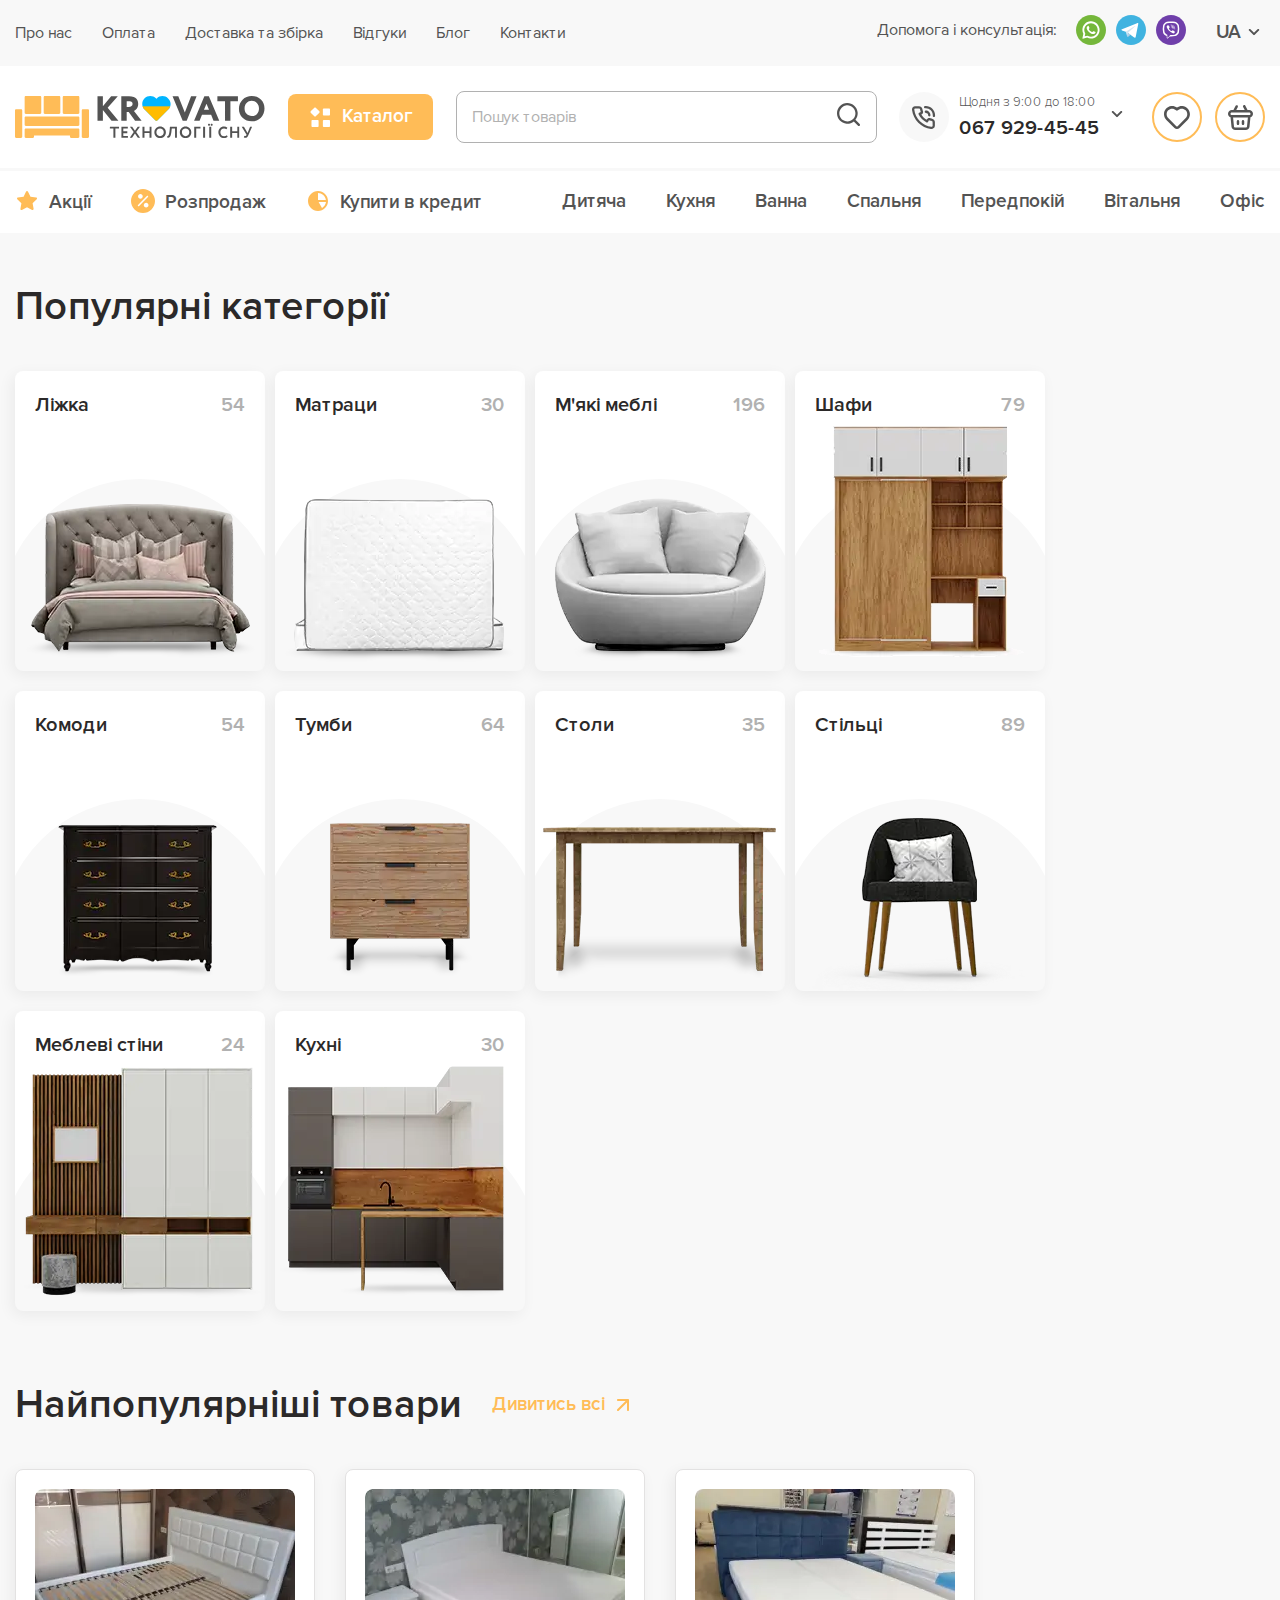
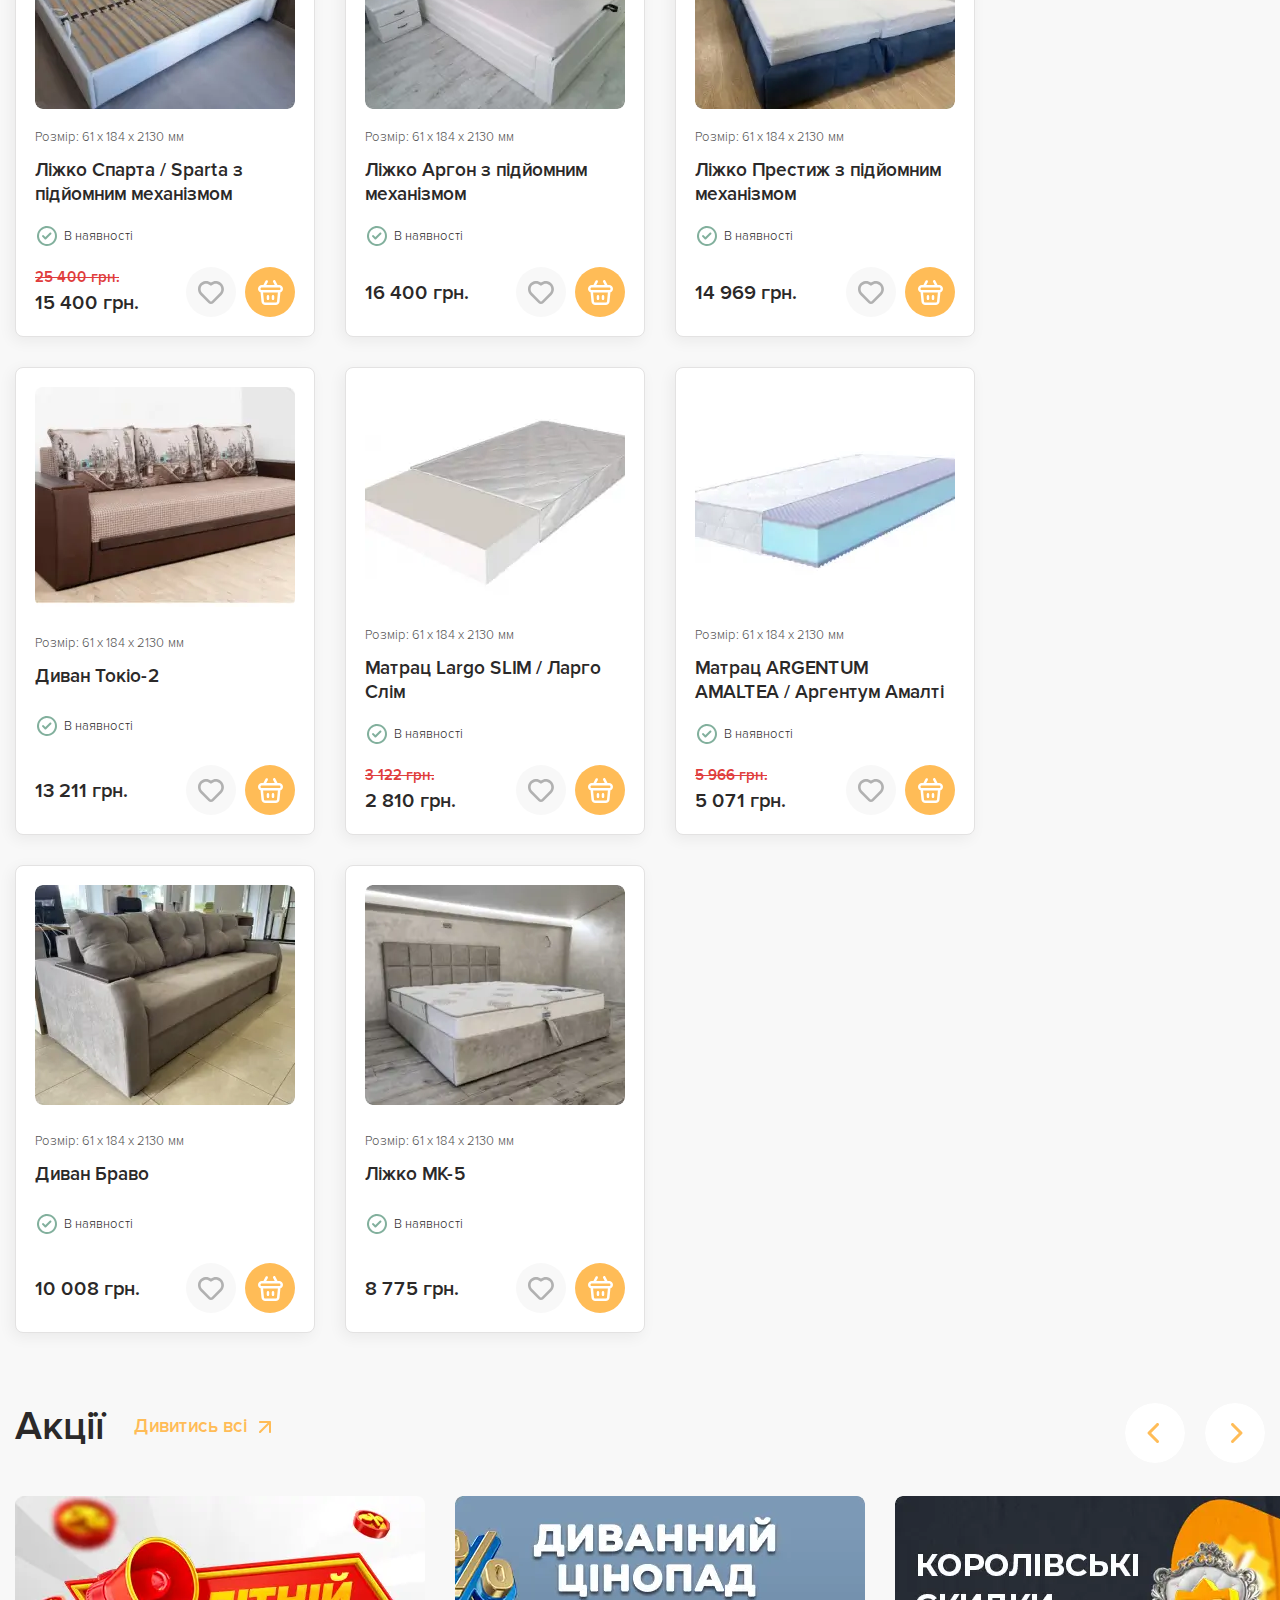
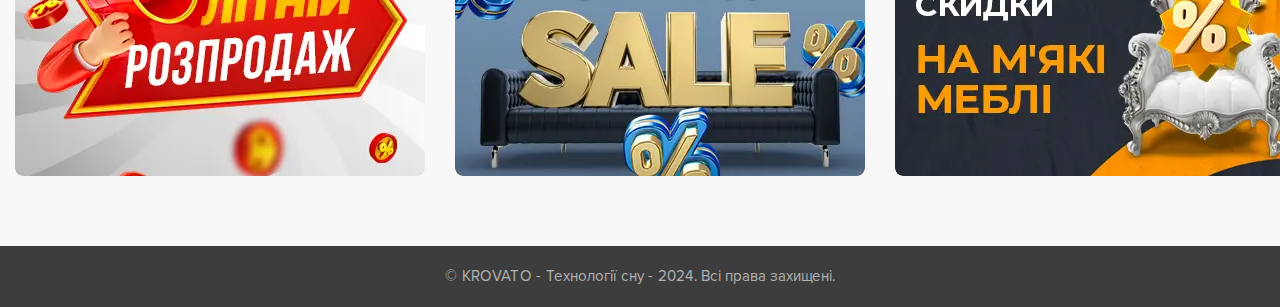
<file: krovato#1/index.html>
<!DOCTYPE html>
<html lang="uk">
<head>
    <meta charset="UTF-8">
    <meta name="viewport" content="width=device-width, initial-scale=1.0">
    <title>Lesson 13</title>
    <link rel="stylesheet" href="css/style.css">
</head>
<body>
    <div class="wrapper">
        <header class="header">
            <div class="header__top">
                <div class="header__container">
                    <div class="header__about">
                        <ul class="header__list-about">
                            <li class="header__item-about"><a href="#" class="header__link-about">Про нас</a></li>
                            <li class="header__item-about"><a href="#" class="header__link-about">Оплата</a></li>
                            <li class="header__item-about"><a href="#" class="header__link-about">Доставка та збірка</a></li>
                            <li class="header__item-about"><a href="#" class="header__link-about">Відгуки</a></li>
                            <li class="header__item-about"><a href="#" class="header__link-about">Блог</a></li>
                            <li class="header__item-about"><a href="#" class="header__link-about">Контакти</a></li>
                        </ul>
                    </div>
                    <div class="header__contacts">
                        <p>Допомога і консультація:</p>
                        <ul class="header__list-contacts">
                            <li class="header__item-contacts"><a href="#" class="header__link-contacts">
                                <img src="img/icons/whatsapp.svg" alt="Іконка вотсапа">
                            </a></li>
                            <li class="header__item-contacts"><a href="#" class="header__link-contacts">
                                <img src="img/icons/telegram.svg" alt="Іконка телеграма">
                            </a></li>
                            <li class="header__item-contacts"><a href="#" class="header__link-contacts">
                                <img src="img/icons/viber.svg" alt="Іконка вайбера">
                            </a></li>
                        </ul>
                        <div class="header__language">UA</div>
                    </div>
                </div>     
            </div>
            <div class="header__main">
                <div class="header__container">
                    <div class="header__logo">
                        <img src="img/icons/logo-header.svg" alt="Логотип КРОВАТО">
                    </div>
                    <div class="header__cat">
                        <a href="" class="header__button-cat">Каталог</a>
                    </div>
                    <div class="header__search-input">
                        <div class="header__inside-search-inp">
                            <p>Пошук товарів</p>
                            <a href="#" class="header__button-search">
                                <img src="img/icons/search.svg" alt="Іконка пошуку">
                            </a>
                        </div>
                    </div>
                    <div class="header__number">
                        <span>Щодня з 9:00 до 18:00</span>
                        <p>067 929-45-45</p>
                    </div>
                    <div class="header__favourite">
                        <a href="#" class="header__link-favourite">
                            <img src="img/icons/favourite.svg" alt="Іконка обраного">
                        </a>
                    </div>
                    <div class="header__cart">
                        <a href="#" class="header__link-cart">
                            <img src="img/icons/cart.svg" alt="Іконка корзини">
                        </a>
                    </div>
                </div>  
            </div>
            <div class="header__bottom">
                <div class="header__container">
                    <div class="header__special">
                        <ul class="header__list-special">
                            <li class="header__item-special">
                                <a href="#" class="header__link-special header__link-special--discount">Акції</a>
                            </li>
                            <li class="header__item-special">
                                <a href="#" class="header__link-special header__link-special--sale">Розпродаж</a>
                            </li>
                            <li class="header__item-special">
                                <a href="#" class="header__link-special header__link-special--credit">Купити в кредит</a>
                            </li>
                        </ul>
                    </div>
                    <div class="header__categories">
                        <ul class="header__list-categories">
                            <li class="header__item-categories">
                                <a href="#" class="header__link-categories">Дитяча</a>
                            </li>
                            <li class="header__item-categories">
                                <a href="#" class="header__link-categories">Кухня</a>
                            </li>
                            <li class="header__item-categories">
                                <a href="#" class="header__link-categories">Ванна</a>
                            </li>
                            <li class="header__item-categories">
                                <a href="#" class="header__link-categories">Спальня</a>
                            </li>
                            <li class="header__item-categories">
                                <a href="#" class="header__link-categories">Передпокій</a>
                            </li>
                            <li class="header__item-categories">
                                <a href="#" class="header__link-categories">Вітальня</a>
                            </li>
                            <li class="header__item-categories">
                                <a href="#" class="header__link-categories">Офіс</a>
                            </li>
                        </ul>
                    </div>
                </div> 
            </div>
        </header>
        <main class="page">
            <div class="page__container">
                <div class="popular popular--margin">
                    <div class="popular__title">
                        <h2 class="main-title">Популярні категорії</h2>
                    </div>
                    <div class="popular__cards">
                        <div class="popular__card">
                            <div class="popular__title-card">
                                <h3>Ліжка</h3>
                                <p>54</p>
                            </div>
                            <div class="popular__img-card">
                                <img src="img/content/content_img1.webp" alt="Ліжка">
                            </div>
                            <a href="#" class="popular__link-card">
                                <img src="img/icons/arrow-link.svg" alt="Стрілка-посилання">
                            </a>
                        </div>
                        <div class="popular__card">
                            <div class="popular__title-card">
                                <h3>Матраци</h3>
                                <p>30</p>
                            </div>
                            <div class="popular__img-card">
                                <img src="img/content/content_img2.webp" alt="Матраци">
                            </div>
                            <a href="#" class="popular__link-card">
                                <img src="img/icons/arrow-link.svg" alt="Стрілка-посилання">
                            </a>
                        </div>
                        <div class="popular__card">
                            <div class="popular__title-card">
                                <h3>М'які меблі</h3>
                                <p>196</p>
                            </div>
                            <div class="popular__img-card">
                                <img src="img/content/content_img3.webp" alt="М'які меблі">
                            </div>
                            <a href="#" class="popular__link-card">
                                <img src="img/icons/arrow-link.svg" alt="Стрілка-посилання">
                            </a>
                        </div>
                        <div class="popular__card">
                            <div class="popular__title-card">
                                <h3>Шафи</h3>
                                <p>79</p>
                            </div>
                            <div class="popular__img-card">
                                <img src="img/content/content_img4.webp" alt="Шафи">
                            </div>
                            <a href="#" class="popular__link-card">
                                <img src="img/icons/arrow-link.svg" alt="Стрілка-посилання">
                            </a>
                        </div>
                        <div class="popular__card">
                            <div class="popular__title-card">
                                <h3>Комоди</h3>
                                <p>54</p>
                            </div>
                            <div class="popular__img-card">
                                <img src="img/content/content_img5.webp" alt="Комоди">
                            </div>
                            <a href="#" class="popular__link-card">
                                <img src="img/icons/arrow-link.svg" alt="Стрілка-посилання">
                            </a>
                        </div>
                        <div class="popular__card">
                            <div class="popular__title-card">
                                <h3>Тумби</h3>
                                <p>64</p>
                            </div>
                            <div class="popular__img-card">
                                <img src="img/content/content_img6.webp" alt="Тумби">
                            </div>
                            <a href="#" class="popular__link-card">
                                <img src="img/icons/arrow-link.svg" alt="Стрілка-посилання">
                            </a>
                        </div>
                        <div class="popular__card">
                            <div class="popular__title-card">
                                <h3>Столи</h3>
                                <p>35</p>
                            </div>
                            <div class="popular__img-card">
                                <img src="img/content/content_img7.webp" alt="Столи">
                            </div>
                            <a href="#" class="popular__link-card">
                                <img src="img/icons/arrow-link.svg" alt="Стрілка-посилання">
                            </a>
                        </div>
                        <div class="popular__card">
                            <div class="popular__title-card">
                                <h3>Стільці</h3>
                                <p>89</p>
                            </div>
                            <div class="popular__img-card">
                                <img src="img/content/content_img8.webp" alt="Стільці">
                            </div>
                            <a href="#" class="popular__link-card">
                                <img src="img/icons/arrow-link.svg" alt="Стрілка-посилання">
                            </a>
                        </div>
                        <div class="popular__card">
                            <div class="popular__title-card">
                                <h3>Меблеві стіни</h3>
                                <p>24</p>
                            </div>
                            <div class="popular__img-card">
                                <img src="img/content/content_img9.webp" alt="Меблеві стіни">
                            </div>
                            <a href="#" class="popular__link-card">
                                <img src="img/icons/arrow-link.svg" alt="Стрілка-посилання">
                            </a>
                        </div>
                        <div class="popular__card">
                            <div class="popular__title-card">
                                <h3>Кухні</h3>
                                <p>30</p>
                            </div>
                            <div class="popular__img-card">
                                <img src="img/content/content_img10.webp" alt="Кухні">
                            </div>
                            <a href="#" class="popular__link-card">
                                <img src="img/icons/arrow-link.svg" alt="Стрілка-посилання">
                            </a>
                        </div>
    
                    </div>
                </div>
                <div class="most-popular most-popular--margin">
                    <div class="most-popular__title">
                        <h2 class="main-title">Найпопулярніші товари</h2>
                        <p class="main-subtitle">Дивитись всі</p>
                    </div>
                    <div class="most-popular__cards">
                        <div class="most-popular__card">
                            <div class="most-popular__img-card">
                                <img src="img/content/content_popul_img1.webp" alt="">
                            </div>
                            <div class="most-popular__about-card">
                                <p>Розмір: 61 x 184 x 2130 мм</p>
                                <h3>Ліжко Спарта / Sparta з підйомним механізмом</h3>
                            </div>
                            <div class="most-popular__availability">
                                <p>В наявності</p>
                            </div>
                            <div class="most-popular__bottom">
                                <div class="most-popular__price most-popular__price--old-price">
                                    <span class="old-price">25 400 грн.</span>
                                    <p>15 400 грн.</p>
                                </div>
                                <div class="most-popular__but">
                                    <a href="#" class="most-popular__favourite">
                                        <img src="img/icons/favourite-card.svg" alt="Іконка обраного">
                                    </a>
                                    <a href="#" class="most-popular__cart">
                                        <img src="img/icons/cart-card.svg" alt="Іконка корзини">
                                    </a>
                                </div>
                            </div>
                        </div>
                        <div class="most-popular__card">
                            <div class="most-popular__img-card">
                                <img src="img/content/content_popul_img2.webp" alt="">
                            </div>
                            <div class="most-popular__about-card">
                                <p>Розмір: 61 x 184 x 2130 мм</p>
                                <h3>Ліжко Аргон з підйомним механізмом</h3>
                            </div>
                            <div class="most-popular__availability">
                                <p>В наявності</p>
                            </div>
                            <div class="most-popular__bottom">
                                <div class="most-popular__price">
                                    <p>16 400 грн.</p>
                                </div>
                                <div class="most-popular__but">
                                    <a href="#" class="most-popular__favourite">
                                        <img src="img/icons/favourite-card.svg" alt="Іконка обраного">
                                    </a>
                                    <a href="#" class="most-popular__cart">
                                        <img src="img/icons/cart-card.svg" alt="Іконка корзини">
                                    </a>
                                </div>
                            </div>
                        </div>
                        <div class="most-popular__card">
                            <div class="most-popular__img-card">
                                <img src="img/content/content_popul_img3.webp" alt="">
                            </div>
                            <div class="most-popular__about-card">
                                <p>Розмір: 61 x 184 x 2130 мм</p>
                                <h3>Ліжко Престиж з підйомним механізмом</h3>
                            </div>
                            <div class="most-popular__availability">
                                <p>В наявності</p>
                            </div>
                            <div class="most-popular__bottom">
                                <div class="most-popular__price">
                                    <p>14 969 грн.</p>
                                </div>
                                <div class="most-popular__but">
                                    <a href="#" class="most-popular__favourite">
                                        <img src="img/icons/favourite-card.svg" alt="Іконка обраного">
                                    </a>
                                    <a href="#" class="most-popular__cart">
                                        <img src="img/icons/cart-card.svg" alt="Іконка корзини">
                                    </a>
                                </div>
                            </div>
                        </div>
                        <div class="most-popular__card">
                            <div class="most-popular__img-card">
                                <img src="img/content/content_popul_img4.webp" alt="">
                            </div>
                            <div class="most-popular__about-card">
                                <p>Розмір: 61 x 184 x 2130 мм</p>
                                <h3>Диван Токіо-2</h3>
                            </div>
                            <div class="most-popular__availability">
                                <p>В наявності</p>
                            </div>
                            <div class="most-popular__bottom">
                                <div class="most-popular__price">
                                    <p>13 211 грн.</p>
                                </div>
                                <div class="most-popular__but">
                                    <a href="#" class="most-popular__favourite">
                                        <img src="img/icons/favourite-card.svg" alt="Іконка обраного">
                                    </a>
                                    <a href="#" class="most-popular__cart">
                                        <img src="img/icons/cart-card.svg" alt="Іконка корзини">
                                    </a>
                                </div>
                            </div>
                        </div>
                        <div class="most-popular__card">
                            <div class="most-popular__img-card">
                                <img src="img/content/content_popul_img5.webp" alt="">
                            </div>
                            <div class="most-popular__about-card">
                                <p>Розмір: 61 x 184 x 2130 мм</p>
                                <h3>Матрац Largo SLIM / Ларго Слім</h3>
                            </div>
                            <div class="most-popular__availability">
                                <p>В наявності</p>
                            </div>
                            <div class="most-popular__bottom">
                                <div class="most-popular__price most-popular__price--old-price">
                                    <span class="old-price">3 122 грн.</span>
                                    <p>2 810 грн.</p>
                                </div>
                                <div class="most-popular__but">
                                    <a href="#" class="most-popular__favourite">
                                        <img src="img/icons/favourite-card.svg" alt="Іконка обраного">
                                    </a>
                                    <a href="#" class="most-popular__cart">
                                        <img src="img/icons/cart-card.svg" alt="Іконка корзини">
                                    </a>
                                </div>
                            </div>
                        </div>
                        <div class="most-popular__card">
                            <div class="most-popular__img-card">
                                <img src="img/content/content_popul_img6.webp" alt="">
                            </div>
                            <div class="most-popular__about-card">
                                <p>Розмір: 61 x 184 x 2130 мм</p>
                                <h3>Матрац ARGENTUM AMALTEA / Аргентум Амалті</h3>
                            </div>
                            <div class="most-popular__availability">
                                <p>В наявності</p>
                            </div>
                            <div class="most-popular__bottom">
                                <div class="most-popular__price most-popular__price--old-price">
                                    <span class="old-price">5 966 грн.</span>
                                    <p>5 071 грн.</p>
                                </div>
                                <div class="most-popular__but">
                                    <a href="#" class="most-popular__favourite">
                                        <img src="img/icons/favourite-card.svg" alt="Іконка обраного">
                                    </a>
                                    <a href="#" class="most-popular__cart">
                                        <img src="img/icons/cart-card.svg" alt="Іконка корзини">
                                    </a>
                                </div>
                            </div>
                        </div>
                        <div class="most-popular__card">
                            <div class="most-popular__img-card">
                                <img src="img/content/content_popul_img7.webp" alt="">
                            </div>
                            <div class="most-popular__about-card">
                                <p>Розмір: 61 x 184 x 2130 мм</p>
                                <h3>Диван Браво</h3>
                            </div>
                            <div class="most-popular__availability">
                                <p>В наявності</p>
                            </div>
                            <div class="most-popular__bottom">
                                <div class="most-popular__price">
                                    <p>10 008 грн.</p>
                                </div>
                                <div class="most-popular__but">
                                    <a href="#" class="most-popular__favourite">
                                        <img src="img/icons/favourite-card.svg" alt="Іконка обраного">
                                    </a>
                                    <a href="#" class="most-popular__cart">
                                        <img src="img/icons/cart-card.svg" alt="Іконка корзини">
                                    </a>
                                </div>
                            </div>
                        </div>
                        <div class="most-popular__card">
                            <div class="most-popular__img-card">
                                <img src="img/content/content_popul_img8.webp" alt="">
                            </div>
                            <div class="most-popular__about-card">
                                <p>Розмір: 61 x 184 x 2130 мм</p>
                                <h3>Ліжко МК-5</h3>
                            </div>
                            <div class="most-popular__availability">
                                <p>В наявності</p>
                            </div>
                            <div class="most-popular__bottom">
                                <div class="most-popular__price">
                                    <p>8 775 грн.</p>
                                </div>
                                <div class="most-popular__but">
                                    <a href="#" class="most-popular__favourite">
                                        <img src="img/icons/favourite-card.svg" alt="Іконка обраного">
                                    </a>
                                    <a href="#" class="most-popular__cart">
                                        <img src="img/icons/cart-card.svg" alt="Іконка корзини">
                                    </a>
                                </div>
                            </div>
                        </div>  
                    </div>
                </div>
                <div class="discount discount--margin">
                    <div class="discount__header">
                        <div class="discount__title">
                            <h2 class="main-title">Акції</h2>
                            <p class="main-subtitle">Дивитись всі</p>
                        </div>
                        <div class="discount__nav">
                            <div class="discount__arrow-nav discount__arrow-nav--left">
                                <img src="img/icons/arrow.svg" alt="Стрілка керування слайдером">
                            </div>
                            <div class="discount__arrow-nav discount__arrow-nav--right">
                                <img src="img/icons/arrow.svg" alt="Стрілка керування слайдером">
                            </div>
                        </div>
                    </div>
                    <div class="discount__slider">
                        <a href="#" class="discount__item-slider">
                            <img src="img/content/discount.webp" alt="Акційна пропозиція">
                        </a>
                        <a href="#" class="discount__item-slider">
                            <img src="img/content/discount2.webp" alt="Акційна пропозиція">
                        </a>
                        <a href="#" class="discount__item-slider">
                            <img src="img/content/discount3.webp" alt="Акційна пропозиція">
                        </a>
                    </div>
                </div>
            </div>  
        </main>
        <footer class="footer">
            <div class="footer__container">
                <p>© KROVATO - Технології сну - 2024. Всі права захищені.</p>
            </div> 
        </footer>
    </div>  
</body>
</html>
</file>
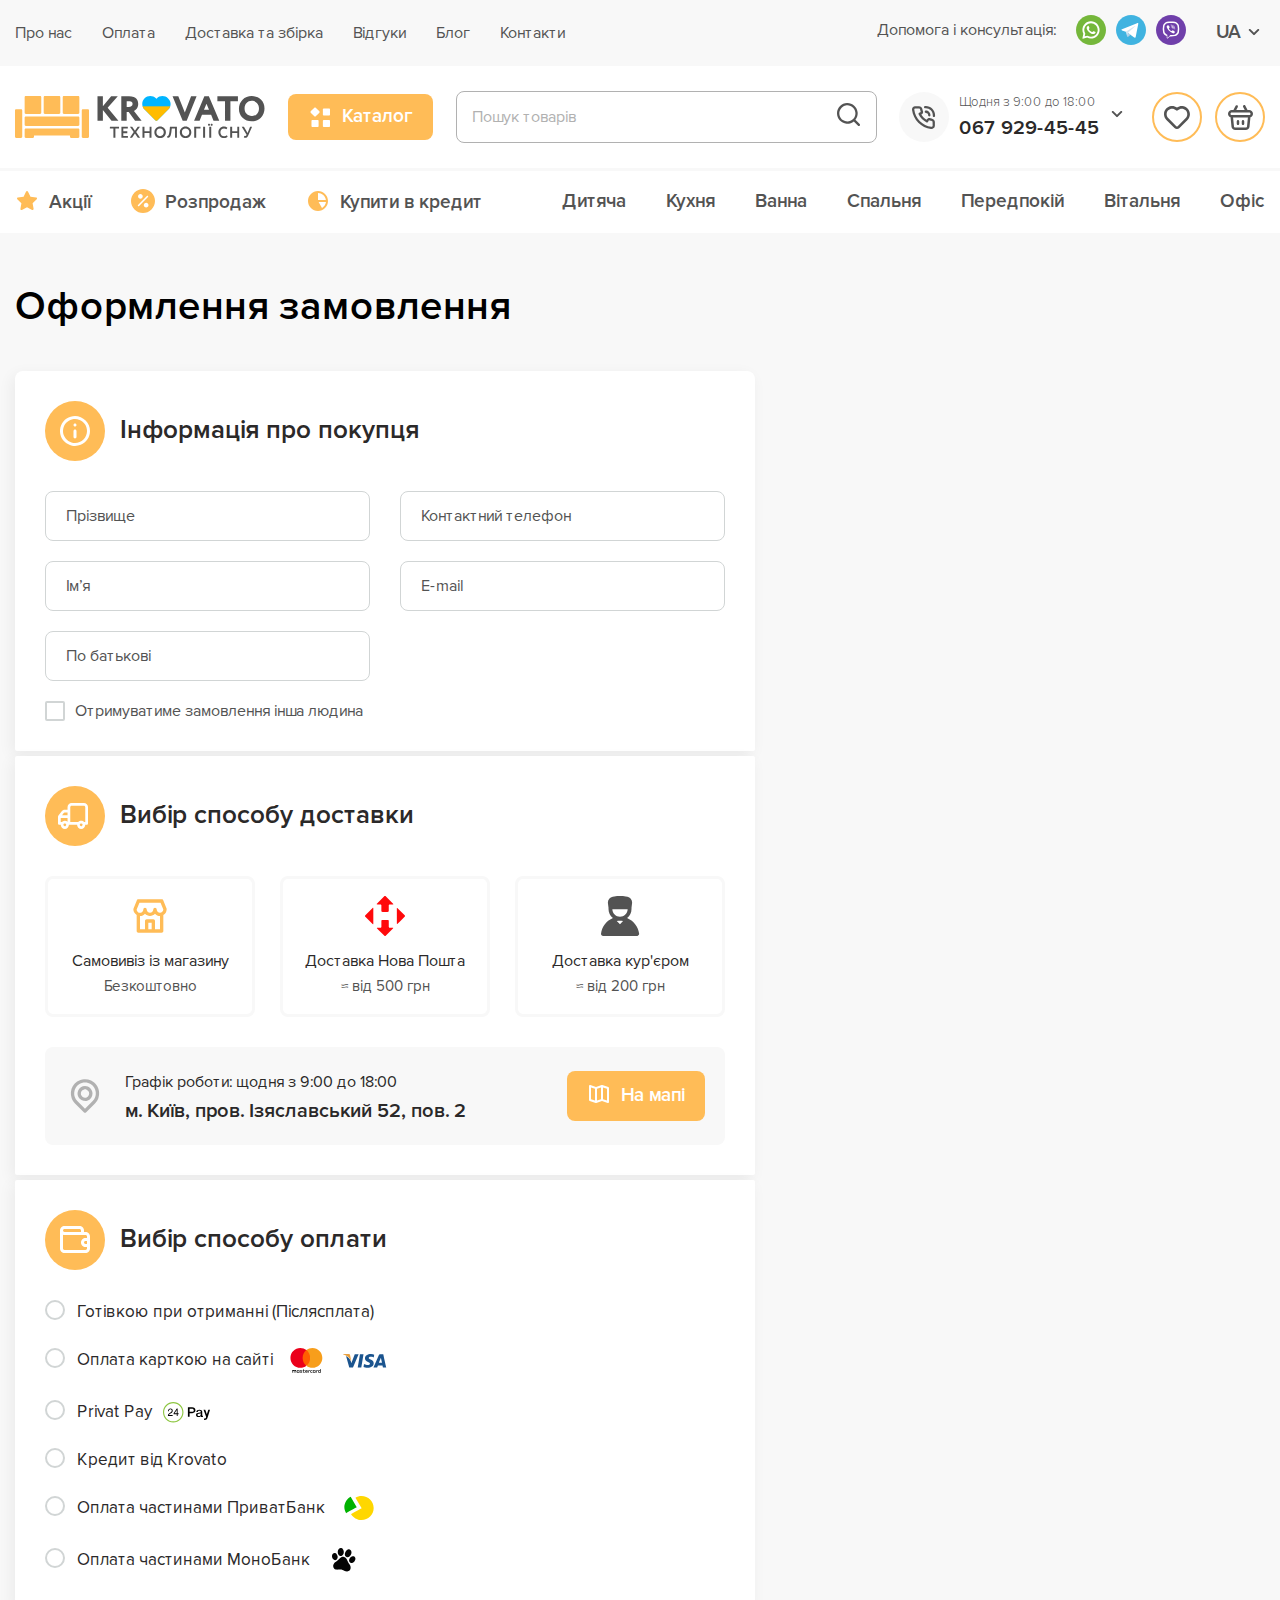
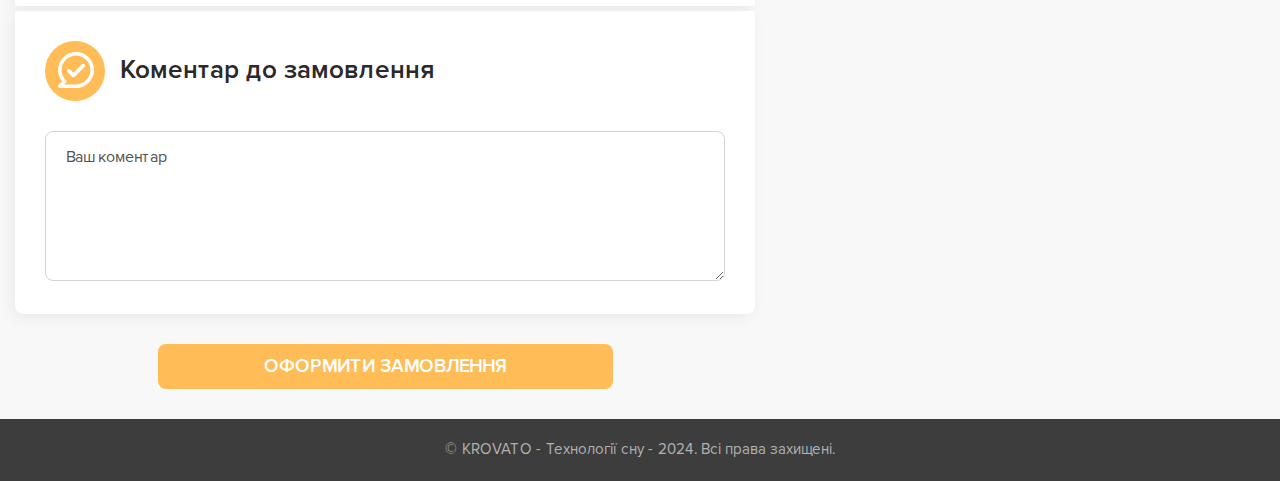
<file: krovato#2/index.html>
<!DOCTYPE html>
<html lang="uk">
<head>
    <meta charset="UTF-8">
    <meta name="viewport" content="width=device-width, initial-scale=1.0">
    <title>Lesson 14</title>
    <link rel="stylesheet" href="css/style.css">
</head>
<body>
    <div class="wrapper">
        <header class="header header--margin">
            <div class="header__top">
                <div class="header__container">
                    <div class="header__about">
                        <ul class="header__list-about">
                            <li class="header__item-about"><a href="#" class="header__link-about">Про нас</a></li>
                            <li class="header__item-about"><a href="#" class="header__link-about">Оплата</a></li>
                            <li class="header__item-about"><a href="#" class="header__link-about">Доставка та збірка</a></li>
                            <li class="header__item-about"><a href="#" class="header__link-about">Відгуки</a></li>
                            <li class="header__item-about"><a href="#" class="header__link-about">Блог</a></li>
                            <li class="header__item-about"><a href="#" class="header__link-about">Контакти</a></li>
                        </ul>
                    </div>
                    <div class="header__contacts">
                        <p>Допомога і консультація:</p>
                        <ul class="header__list-contacts">
                            <li class="header__item-contacts"><a href="#" class="header__link-contacts">
                                <img src="img/icons/whatsapp.svg" alt="Іконка вотсапа">
                            </a></li>
                            <li class="header__item-contacts"><a href="#" class="header__link-contacts">
                                <img src="img/icons/telegram.svg" alt="Іконка телеграма">
                            </a></li>
                            <li class="header__item-contacts"><a href="#" class="header__link-contacts">
                                <img src="img/icons/viber.svg" alt="Іконка вайбера">
                            </a></li>
                        </ul>
                        <div class="header__language">UA</div>
                    </div>
                </div>     
            </div>
            <div class="header__main">
                <div class="header__container">
                    <div class="header__logo">
                        <img src="img/icons/logo-header.svg" alt="Логотип КРОВАТО">
                    </div>
                    <div class="header__cat">
                        <a href="" class="header__button-cat">Каталог</a>
                    </div>
                    <div class="header__search-input">
                        <div class="header__inside-search-inp">
                            <p>Пошук товарів</p>
                            <a href="#" class="header__button-search">
                                <img src="img/icons/search.svg" alt="Іконка пошуку">
                            </a>
                        </div>
                    </div>
                    <div class="header__number">
                        <span>Щодня з 9:00 до 18:00</span>
                        <p>067 929-45-45</p>
                    </div>
                    <div class="header__favourite">
                        <a href="#" class="header__link-favourite">
                            <img src="img/icons/favourite.svg" alt="Іконка обраного">
                        </a>
                    </div>
                    <div class="header__cart">
                        <a href="#" class="header__link-cart">
                            <img src="img/icons/cart.svg" alt="Іконка корзини">
                        </a>
                    </div>
                </div>  
            </div>
            <div class="header__bottom">
                <div class="header__container">
                    <div class="header__special">
                        <ul class="header__list-special">
                            <li class="header__item-special">
                                <a href="#" class="header__link-special header__link-special--discount">Акції</a>
                            </li>
                            <li class="header__item-special">
                                <a href="#" class="header__link-special header__link-special--sale">Розпродаж</a>
                            </li>
                            <li class="header__item-special">
                                <a href="#" class="header__link-special header__link-special--credit">Купити в кредит</a>
                            </li>
                        </ul>
                    </div>
                    <div class="header__categories">
                        <ul class="header__list-categories">
                            <li class="header__item-categories">
                                <a href="#" class="header__link-categories">Дитяча</a>
                            </li>
                            <li class="header__item-categories">
                                <a href="#" class="header__link-categories">Кухня</a>
                            </li>
                            <li class="header__item-categories">
                                <a href="#" class="header__link-categories">Ванна</a>
                            </li>
                            <li class="header__item-categories">
                                <a href="#" class="header__link-categories">Спальня</a>
                            </li>
                            <li class="header__item-categories">
                                <a href="#" class="header__link-categories">Передпокій</a>
                            </li>
                            <li class="header__item-categories">
                                <a href="#" class="header__link-categories">Вітальня</a>
                            </li>
                            <li class="header__item-categories">
                                <a href="#" class="header__link-categories">Офіс</a>
                            </li>
                        </ul>
                    </div>
                </div> 
            </div>
        </header>
        <main class="page">
            <div class="page__container">
                <div class="order">
                    <h1 class="order__main-title">Оформлення замовлення</h1>
                    <form action="#" class="order__wrapper">
                        <div class="order__info">
                            <div class="order__title">
                                <div class="order__icon">
                                    <img src="img/icons/info.svg" alt="Інформація про покупця">
                                </div>
                                <p>Інформація про покупця</p>
                            </div>
                            <div  class="order__form-info">
                                <div class="order__info-column">
                                    <input type="text" name="Form[]" required  class="input-form" placeholder="Прізвище">
                                    <input type="text" name="Form[]" required  class="input-form" placeholder="Ім’я">
                                    <input type="text" name="Form[]" required  class="input-form" placeholder="По батькові">
                                </div>
                                <div class="order__info-column">
                                    <input type="tel" name="Form[]" required  class="input-form" placeholder="Контактний телефон">
                                    <input type="email" name="Form[]" required  class="input-form" placeholder="E-mail">
                                </div>  
                            </div>
                            <div class="order__check-form-info">
                                <label for="another-recipient" class="info-check">
                                    <input id="another-recipient" name="Form[]" type="checkbox" class="info-check__input">
                                    <span class="info-check__text">Отримуватиме замовлення інша людина</span>
                                </label> 
                            </div>
                        </div>
                        <div class="order__delivery">
                            <div class="order__title">
                                <div class="order__icon">
                                    <img src="img/icons/delivery.svg" alt="Вибір способу доставки">
                                </div>
                                <p>Вибір способу доставки</p>
                            </div>
                            <div class="order__form-delivery delivery">
                                <label for="pickup" class="delivery__radio radio-delivery">
                                    <input type="radio" id="pickup" name="delivery" value="pickup" required class="radio-delivery__input">
                                    <span class="radio-delivery__img">
                                        <img src="img/icons/shop.svg" alt="Самовивіз">
                                    </span>
                                    <span class="radio-delivery__title">Самовивіз із магазину</span>
                                    <span class="radio-delivery__sub-title">Безкоштовно</span>
                                </label>
                                <label for="np" class="delivery__radio radio-delivery">
                                    <input type="radio" id="np" name="delivery" value="np" required class="radio-delivery__input">
                                    <span class="radio-delivery__img">
                                        <img src="img/icons/np.svg" alt="Доставка Нова Пошта">
                                    </span>
                                    <span class="radio-delivery__title">Доставка Нова Пошта</span>
                                    <span class="radio-delivery__sub-title">≈ від 500 грн</span>
                                </label>
                                <label for="courier" class="delivery__radio radio-delivery">
                                    <input type="radio" id="courier" name="delivery" value="courier" required class="radio-delivery__input">
                                    <span class="radio-delivery__img">
                                        <img src="img/icons/courier.svg" alt="Доставка кур'єром">
                                    </span>
                                    <span class="radio-delivery__title">Доставка кур'єром</span>
                                    <span class="radio-delivery__sub-title">≈ від 200 грн</span>
                                </label>
                            </div>
                            <div class="order__about-delivery">
                                <div class="order__img-delivery-about">
                                    <img src="img/icons/location.svg" alt="Графік і локація">
                                </div>
                                <div class="order__text-delivery-about">
                                    <span>Графік роботи: щодня з 9:00 до 18:00</span>
                                    <p>м. Київ, пров. Ізяславський 52, пов. 2</p>
                                </div>
                                <div class="order__map-about">
                                    <a href="#" class="order__btn-map-about">На мапі</a>
                                </div>
                            </div>
                        </div>
                        <div class="order__pay">
                            <div class="order__title">
                                <div class="order__icon">
                                    <img src="img/icons/pay.svg" alt="Вибір способу оплати">
                                </div>
                                <p>Вибір способу оплати</p>
                            </div>
                            <div class="order__form-pay pay">
                                <label for="cash" class="pay__radio radio-pay">
                                    <input type="radio" class="radio-pay__input" name="pay" required value="cash" id="cash">
                                    <span class="radio-pay__text">Готівкою при отриманні (Післясплата)</span>
                                </label>
                                <label for="card" class="pay__radio radio-pay">
                                    <input type="radio" class="radio-pay__input" name="pay" required value="card" id="card">
                                    <span class="radio-pay__text">Оплата карткою на сайті</span>
                                    <span class="radio-pay__img">
                                        <img src="img/icons/master-card-logo.svg" alt="Master Card">
                                    </span>
                                    <span class="radio-pay__img">
                                        <img src="img/icons/visa-card-logo.svg" alt="Visa">
                                    </span>
                                </label>
                                <label for="privat-pay" class="pay__radio radio-pay">
                                    <input type="radio" class="radio-pay__input" name="pay" required value="privat-pay" id="privat-pay">
                                    <span class="radio-pay__text">Privat Pay</span>
                                    <span class="radio-pay__img">
                                        <img src="img/icons/privat-pay-logo.svg" alt="Privat Pay">
                                    </span>
                                </label>
                                <label for="krovato-credit" class="pay__radio radio-pay">
                                    <input type="radio" class="radio-pay__input" name="pay" required value="krovato-credit" id="krovato-credit">
                                    <span class="radio-pay__text">Кредит від Krovato</span>
                                </label>
                                <label for="privat-credit" class="pay__radio radio-pay">
                                    <input type="radio" class="radio-pay__input" name="pay" required value="privat-credit" id="privat-credit">
                                    <span class="radio-pay__text">Оплата частинами ПриватБанк</span>
                                    <span class="radio-pay__img">
                                        <img src="img/icons/privaty-credit-logo.svg" alt="Privat credit">
                                    </span>
                                </label>
                                <label for="mono-credit" class="pay__radio radio-pay">
                                    <input type="radio" class="radio-pay__input" name="pay" required value="mono-credit" id="mono-credit">
                                    <span class="radio-pay__text">Оплата частинами МоноБанк</span>
                                    <span class="radio-pay__img">
                                        <img src="img/icons/mono-bank-logo.svg" alt="Mono credit">
                                    </span>
                                </label>
                            </div>
                        </div>
                        <div class="order__comment">
                            <div class="order__title">
                                <div class="order__icon">
                                    <img src="img/icons/comment.svg" alt="Коментар до замовлення">
                                </div>
                                <p>Коментар до замовлення</p>
                            </div>
                            <div class="order__form-comment">
                                <textarea name="Form[]" placeholder="Ваш коментар" class="order__textarea-form"></textarea>
                            </div>
                        </div>
                        <div class="order__button-wrapper">
                            <button type="submit" class="order__button">оформити замовлення</button>
                        </div>
                    </form>
                </div>
            </div>
        </main>
        <footer class="footer">
            <div class="footer__container">
                <p>© KROVATO - Технології сну - 2024. Всі права захищені.</p>
            </div> 
        </footer>
    </div>  
</body>
</html>
</file>
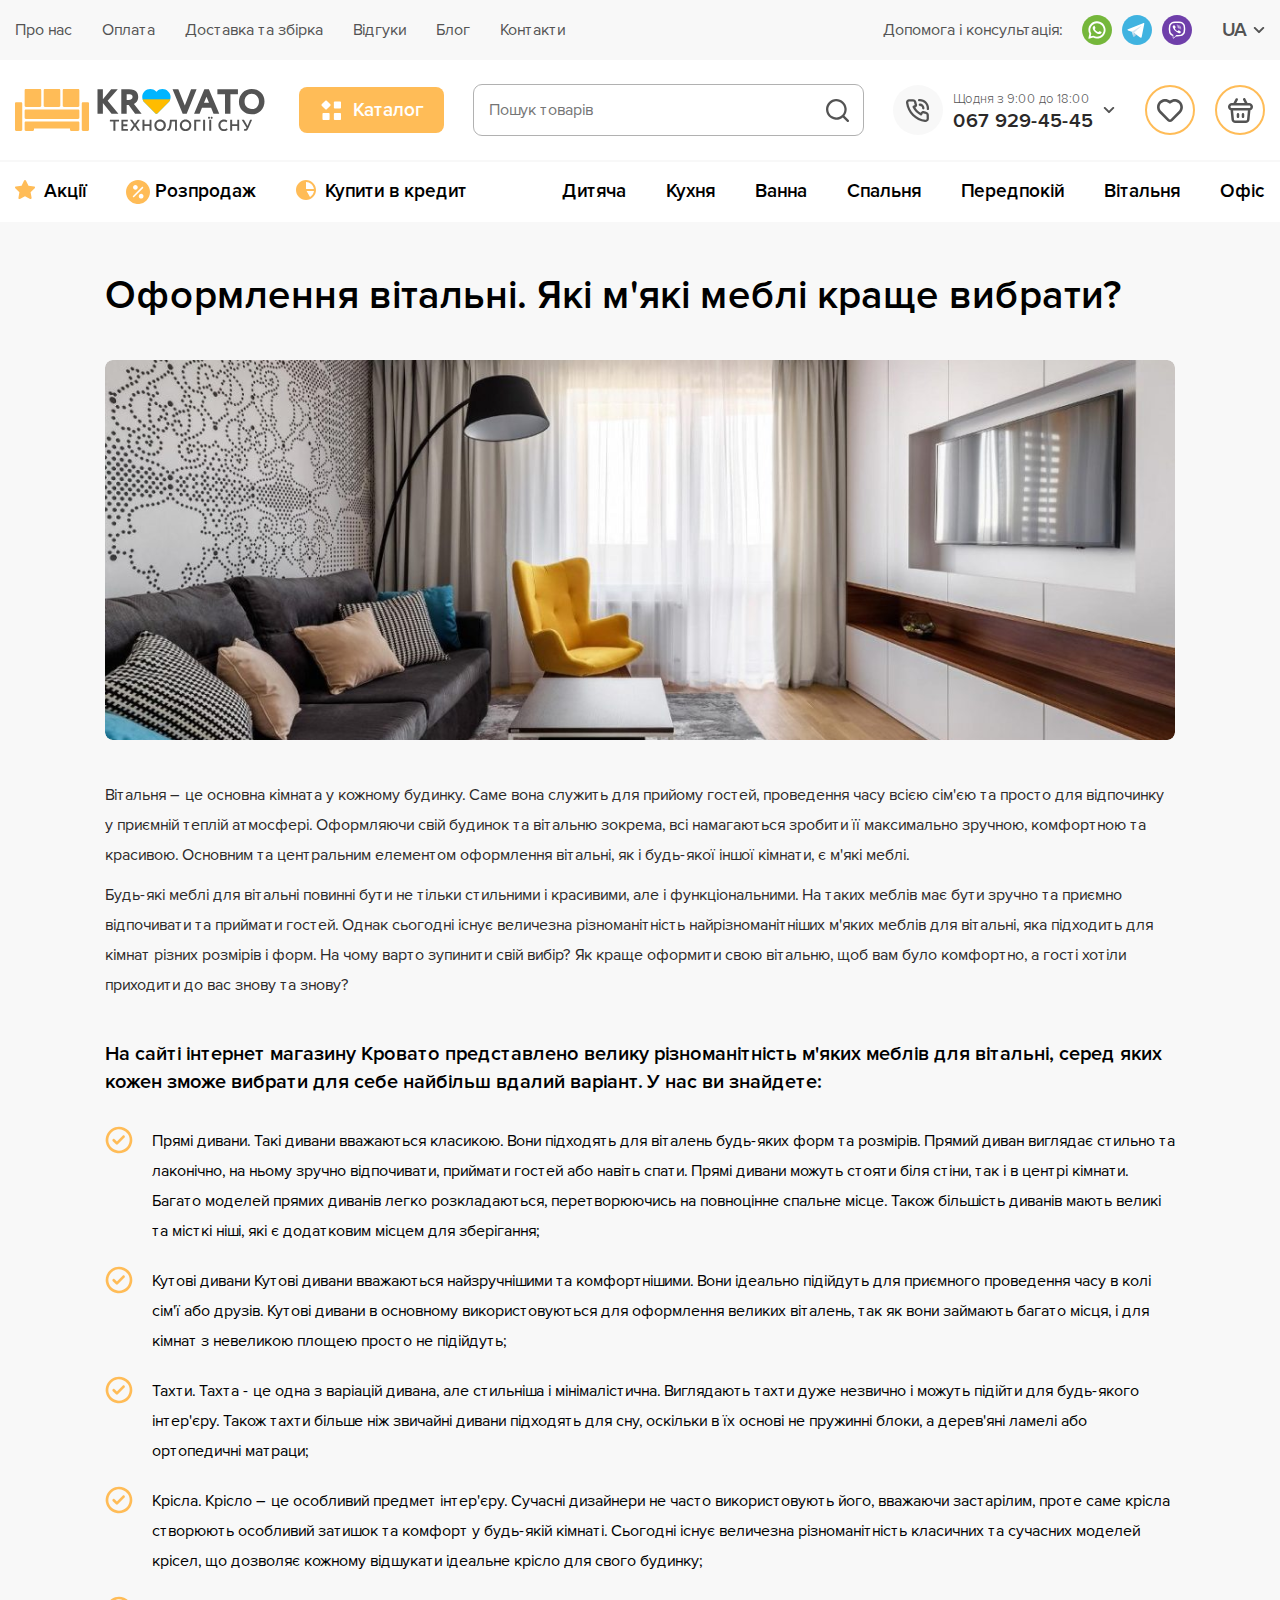
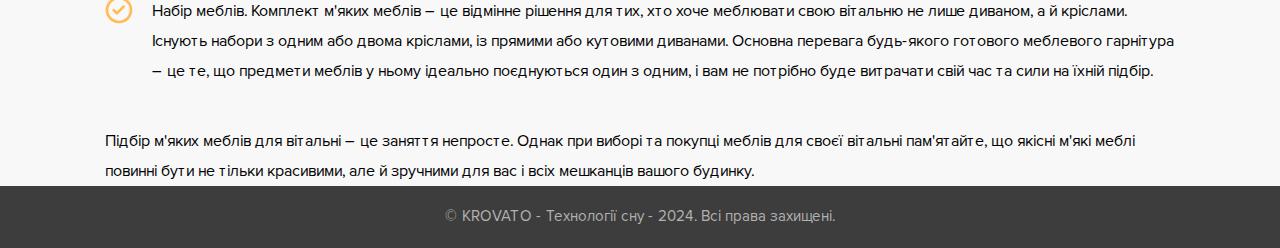
<file: krovato#3/index.html>
<!DOCTYPE html>
<html lang="uk">
<head>
    <meta charset="UTF-8">
    <meta name="viewport" content="width=device-width, initial-scale=1.0">
    <title>Lesson 16</title>
    <link rel="stylesheet" href="css/style.css">
</head>
<body>
    <div class="wrapper">
        <header class="header header--margin">
            <div class="header__top top-header">
                <div class="top-header__container">
                    <div class="top-header__menu">
                        <ul class="top-header__list-menu">
                            <li class="top-header__item-menu">
                                <a href="#" class="top-header__link-menu">Про нас</a>
                            </li>
                            <li class="top-header__item-menu">
                                <a href="#" class="top-header__link-menu">Оплата</a>
                            </li>
                            <li class="top-header__item-menu">
                                <a href="#" class="top-header__link-menu">Доставка та збірка</a>
                            </li>
                            <li class="top-header__item-menu">
                                <a href="#" class="top-header__link-menu">Відгуки</a>
                            </li>
                            <li class="top-header__item-menu">
                                <a href="#" class="top-header__link-menu">Блог</a>
                            </li>
                            <li class="top-header__item-menu">
                                <a href="#" class="top-header__link-menu">Контакти</a>
                            </li>
                        </ul>
                        <div class="top-header__action">
                            <div class="top-header__social">
                                <div class="top-header__label-social">Допомога і консультація:</div>
                                <ul class="top-header__list-social">
                                    <li class="top-header__item-social">
                                        <a href="#" class="top-header__link-social">
                                            <img src="img/icons/whatsapp.svg" alt="whatsapp">
                                        </a>
                                    </li>
                                    <li class="top-header__item-social">
                                        <a href="#" class="top-header__link-social">
                                            <img src="img/icons/telegram.svg" alt="telegram">
                                        </a>
                                    </li>
                                    <li class="top-header__item-social">
                                        <a href="#" class="top-header__link-social">
                                            <img src="img/icons/viber.svg" alt="viber">
                                        </a>
                                    </li>
                                </ul>
                            </div>
                            <div class="top-header__lang">
                                <div class="top-header__label-lang">UA</div>
                                <ul class="top-header__list-lang">
                                    <li class="top-header__item-lang">
                                        <a href="#" class="top-header__link-lang">DE</a>
                                    </li>
                                    <li class="top-header__item-lang">
                                        <a href="#" class="top-header__link-lang">EN</a>
                                    </li>
                                </ul>
                            </div>
                        </div>
                    </div>
                </div>
            </div>
            <div class="header__body body-header body-header--margin">
                <div class="body-header__container">
                    <button type="button" class="menu-icon">
                        <span></span>
                    </button>
                    <div class="body-header__logo">
                        <img src="img/icons/logo.svg" alt="logo" class="body-header__img-logo">
                    </div>
                    <button type="button" class="body-header__catalog">
                        <span>Каталог</span>
                    </button>
                    <form action="#" class="body-header__search">
                        <input type="search" class="body-header__input-search" placeholder="Пошук товарів">
                        <button type="submit" class="body-header__button-search"></button>
                    </form>
                    <div class="body-header__contacts">
                        <div class="body-header__icon-contacts">
                            <img src="img/icons/tel-icon.svg" alt="phone">
                        </div>
                        <div class="body-header__numbs">
                            <div class="body-header__label-contacts">Щодня з 9:00 до 18:00</div>
                            <div class="body-header__phone">
                                <a href="tel:0679294545" class="body-header__current-phone">067 929-45-45</a>
                                <ul class="body-header__list-phone">
                                    <li class="body-header__item-phone">
                                        <a href="tel:0679294545" class="body-header__link-phone">067 929-45-45</a>
                                    </li>
                                    <li class="body-header__item-phone">
                                        <a href="tel:0679294545" class="body-header__link-phone">067 929-45-45</a>
                                    </li>
                                </ul>
                            </div>
                        </div>
                    </div>
                    <div class="body-header__action">
                        <a href="#" class="body-header__link-action body-header__link-action--search">
                            <img src="img/icons/search.svg" alt="search">
                        </a>
                        <a href="#" class="body-header__link-action body-header__link-action--favorite">
                            <img src="img/icons/favorite.svg" alt="favorite">
                        </a>
                        <a href="#" class="body-header__link-action body-header__link-action--cart">
                            <img src="img/icons/cart.svg" alt="cart">
                        </a>
                    </div>
                </div>
            </div>
            <div class="header__bottom bottom-header">
                <div class="bottom-header__container">
                    <div class="bottom-header__sections">
                        <ul class="bottom-header__list-sections">
                            <li class="bottom-header__item-sections">
                                <a href="#" class="bottom-header__link-sections bottom-header__link-sections--discount">Акції</a>
                            </li>
                            <li class="bottom-header__item-sections">
                                <a href="#" class="bottom-header__link-sections bottom-header__link-sections--sale">Розпродаж</a>
                            </li>
                            <li class="bottom-header__item-sections">
                                <a href="#" class="bottom-header__link-sections bottom-header__link-sections--credit">Купити в кредит</a>
                            </li>
                        </ul>
                    </div>
                    <div class="bottom-header__catalog">
                        <ul class="bottom-header__list-catalog">
                            <li class="bottom-header__item-catalog">
                                <a href="#" class="bottom-header__link-catalog">Дитяча</a>
                            </li>
                            <li class="bottom-header__item-catalog">
                                <a href="#" class="bottom-header__link-catalog">Кухня</a>
                            </li>
                            <li class="bottom-header__item-catalog">
                                <a href="#" class="bottom-header__link-catalog">Ванна</a>
                            </li>
                            <li class="bottom-header__item-catalog">
                                <a href="#" class="bottom-header__link-catalog">Спальня</a>
                            </li>
                            <li class="bottom-header__item-catalog">
                                <a href="#" class="bottom-header__link-catalog">Передпокій</a>
                            </li>
                            <li class="bottom-header__item-catalog">
                                <a href="#" class="bottom-header__link-catalog">Вітальня</a>
                            </li>
                            <li class="bottom-header__item-catalog">
                                <a href="#" class="bottom-header__link-catalog">Офіс</a>
                            </li>
                        </ul>
                    </div>
                </div>
            </div>
        </header>
        <main class="page page--margin">
            <div class="page__container">
                <h1 class="page__label">Оформлення вітальні. Які м'які меблі краще вибрати?</h1>
                <div class="page__main-img">
                    <img src="img/content.png" alt="content" class="page__image">
                </div>
                <div class="page__article">
                    <p>
                        Вітальня – це основна кімната у кожному будинку. Саме вона служить для прийому гостей, проведення часу всією сім'єю та просто для відпочинку у приємній теплій атмосфері. Оформляючи свій будинок та вітальню зокрема, всі намагаються зробити її максимально зручною, комфортною та красивою. Основним та центральним елементом оформлення вітальні, як і будь-якої іншої кімнати, є м'які меблі.
                    </p>
                    <p>
                        Будь-які меблі для вітальні повинні бути не тільки стильними і красивими, але і функціональними. На таких меблів має бути зручно та приємно відпочивати та приймати гостей. Однак сьогодні існує величезна різноманітність найрізноманітніших м'яких меблів для вітальні, яка підходить для кімнат різних розмірів і форм. На чому варто зупинити свій вибір? Як краще оформити свою вітальню, щоб вам було комфортно, а гості хотіли приходити до вас знову та знову?
                    </p>
                </div>
                <div class="page__content content">
                    <h2 class="content__label">На сайті інтернет магазину Кровато представлено велику різноманітність м'яких меблів для вітальні, серед яких кожен зможе вибрати для себе найбільш вдалий варіант. У нас ви знайдете:</h2>
                    <ul class="content__list">
                        <li class="content__item">
                            Прямі дивани. Такі дивани вважаються класикою. Вони підходять для віталень будь-яких форм та розмірів. Прямий диван виглядає стильно та лаконічно, на ньому зручно відпочивати, приймати гостей або навіть спати. Прямі дивани можуть стояти біля стіни, так і в центрі кімнати. Багато моделей прямих диванів легко розкладаються, перетворюючись на повноцінне спальне місце. Також більшість диванів мають великі та місткі ніші, які є додатковим місцем для зберігання;
                        </li>
                        <li class="content__item">
                            Кутові дивани Кутові дивани вважаються найзручнішими та комфортнішими. Вони ідеально підійдуть для приємного проведення часу в колі сім'ї або друзів. Кутові дивани в основному використовуються для оформлення великих віталень, так як вони займають багато місця, і для кімнат з невеликою площею просто не підійдуть;
                        </li>
                        <li class="content__item">
                            Тахти. Тахта - це одна з варіацій дивана, але стильніша і мінімалістична. Виглядають тахти дуже незвично і можуть підійти для будь-якого інтер'єру. Також тахти більше ніж звичайні дивани підходять для сну, оскільки в їх основі не пружинні блоки, а дерев'яні ламелі або ортопедичні матраци;
                        </li>
                        <li class="content__item">
                            Крісла. Крісло – це особливий предмет інтер'єру. Сучасні дизайнери не часто використовують його, вважаючи застарілим, проте саме крісла створюють особливий затишок та комфорт у будь-якій кімнаті. Сьогодні існує величезна різноманітність класичних та сучасних моделей крісел, що дозволяє кожному відшукати ідеальне крісло для свого будинку;
                        </li>
                        <li class="content__item">
                            Набір меблів. Комплект м'яких меблів – це відмінне рішення для тих, хто хоче меблювати свою вітальню не лише диваном, а й кріслами. Існують набори з одним або двома кріслами, із прямими або кутовими диванами. Основна перевага будь-якого готового меблевого гарнітура – це те, що предмети меблів у ньому ідеально поєднуються один з одним, і вам не потрібно буде витрачати свій час та сили на їхній підбір.
                        </li>
                    </ul>
                </div>
                <div class="page__additional">
                    <p>Підбір м'яких меблів для вітальні – це заняття непросте. Однак при виборі та покупці меблів для своєї вітальні пам'ятайте, що якісні м'які меблі повинні бути не тільки красивими, але й зручними для вас і всіх мешканців вашого будинку.</p>
                </div>
            </div>
        </main>
        <footer class="footer">
            <div class="footer__container">
                <p>© KROVATO - Технології сну - 2024. Всі права захищені.</p>
            </div> 
        </footer>
    </div> 
    <script src="js/script.js"></script> 
</body>
</html>
</file>
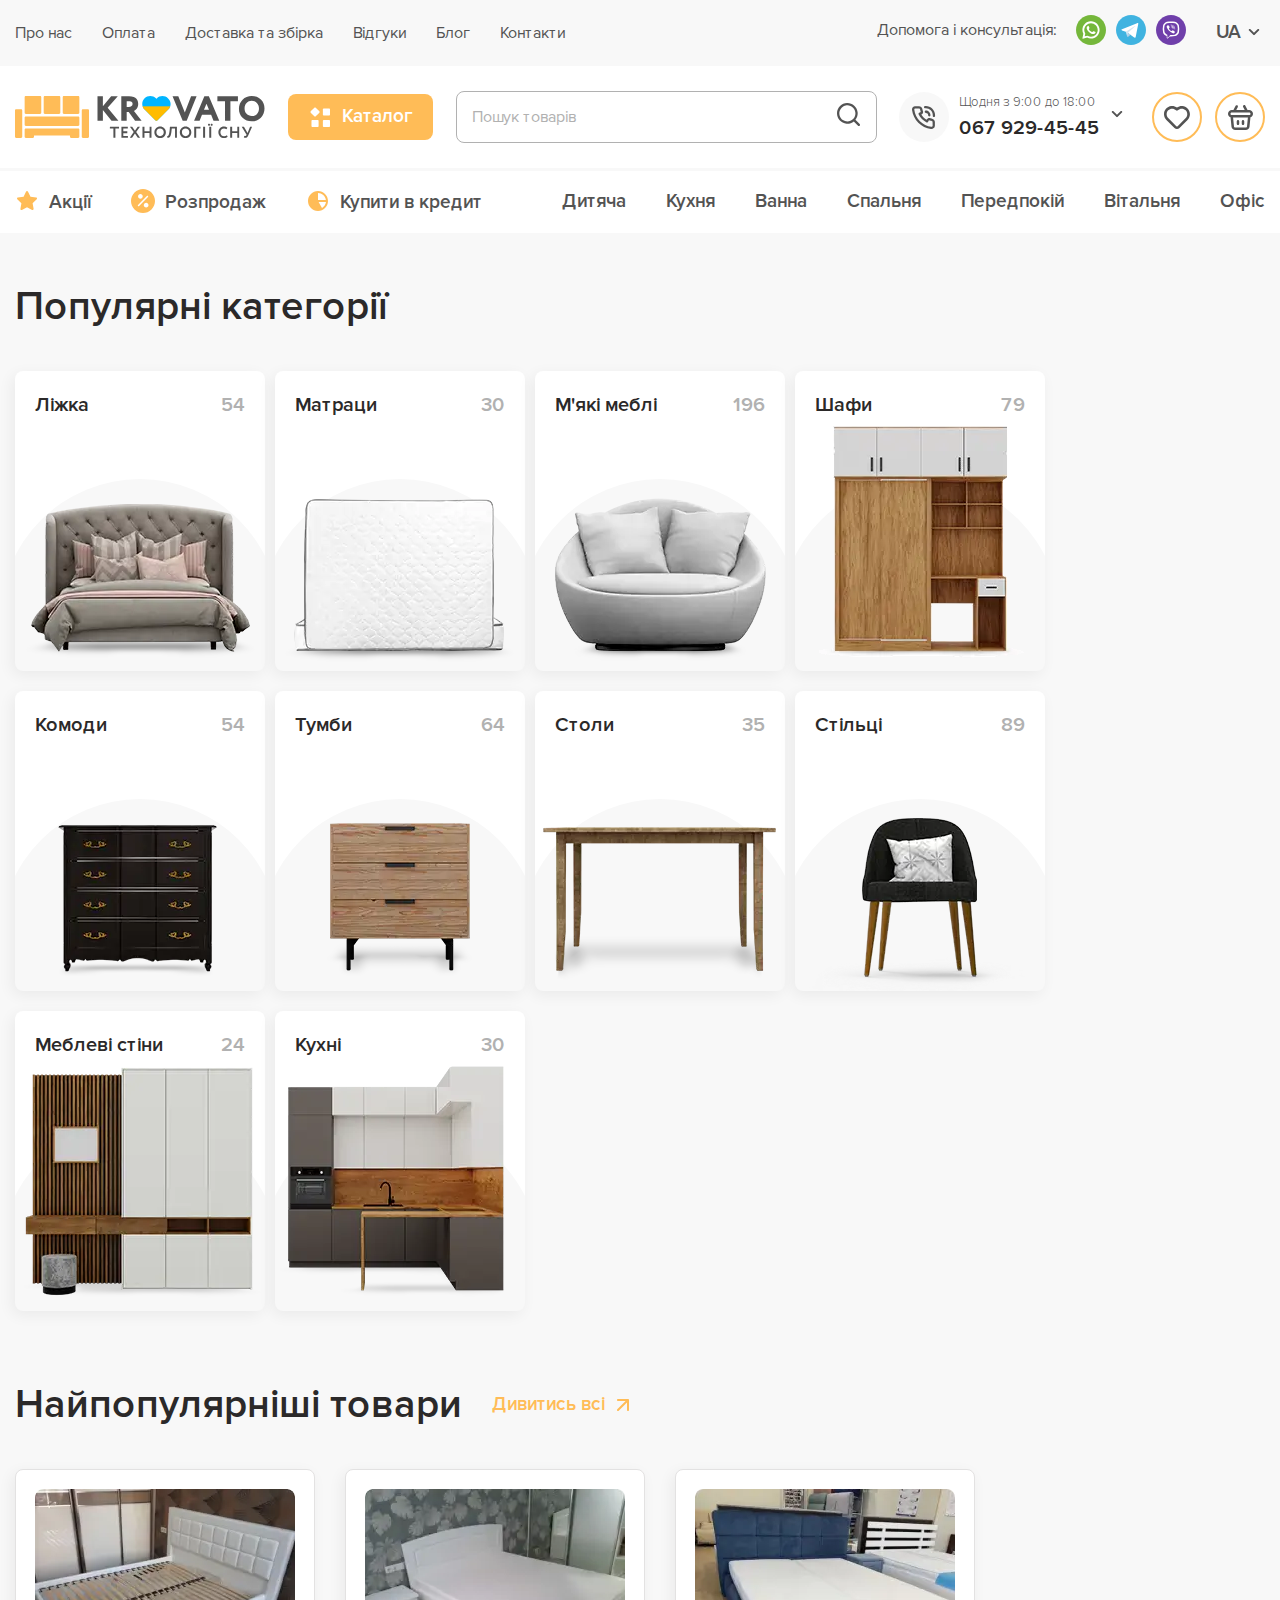
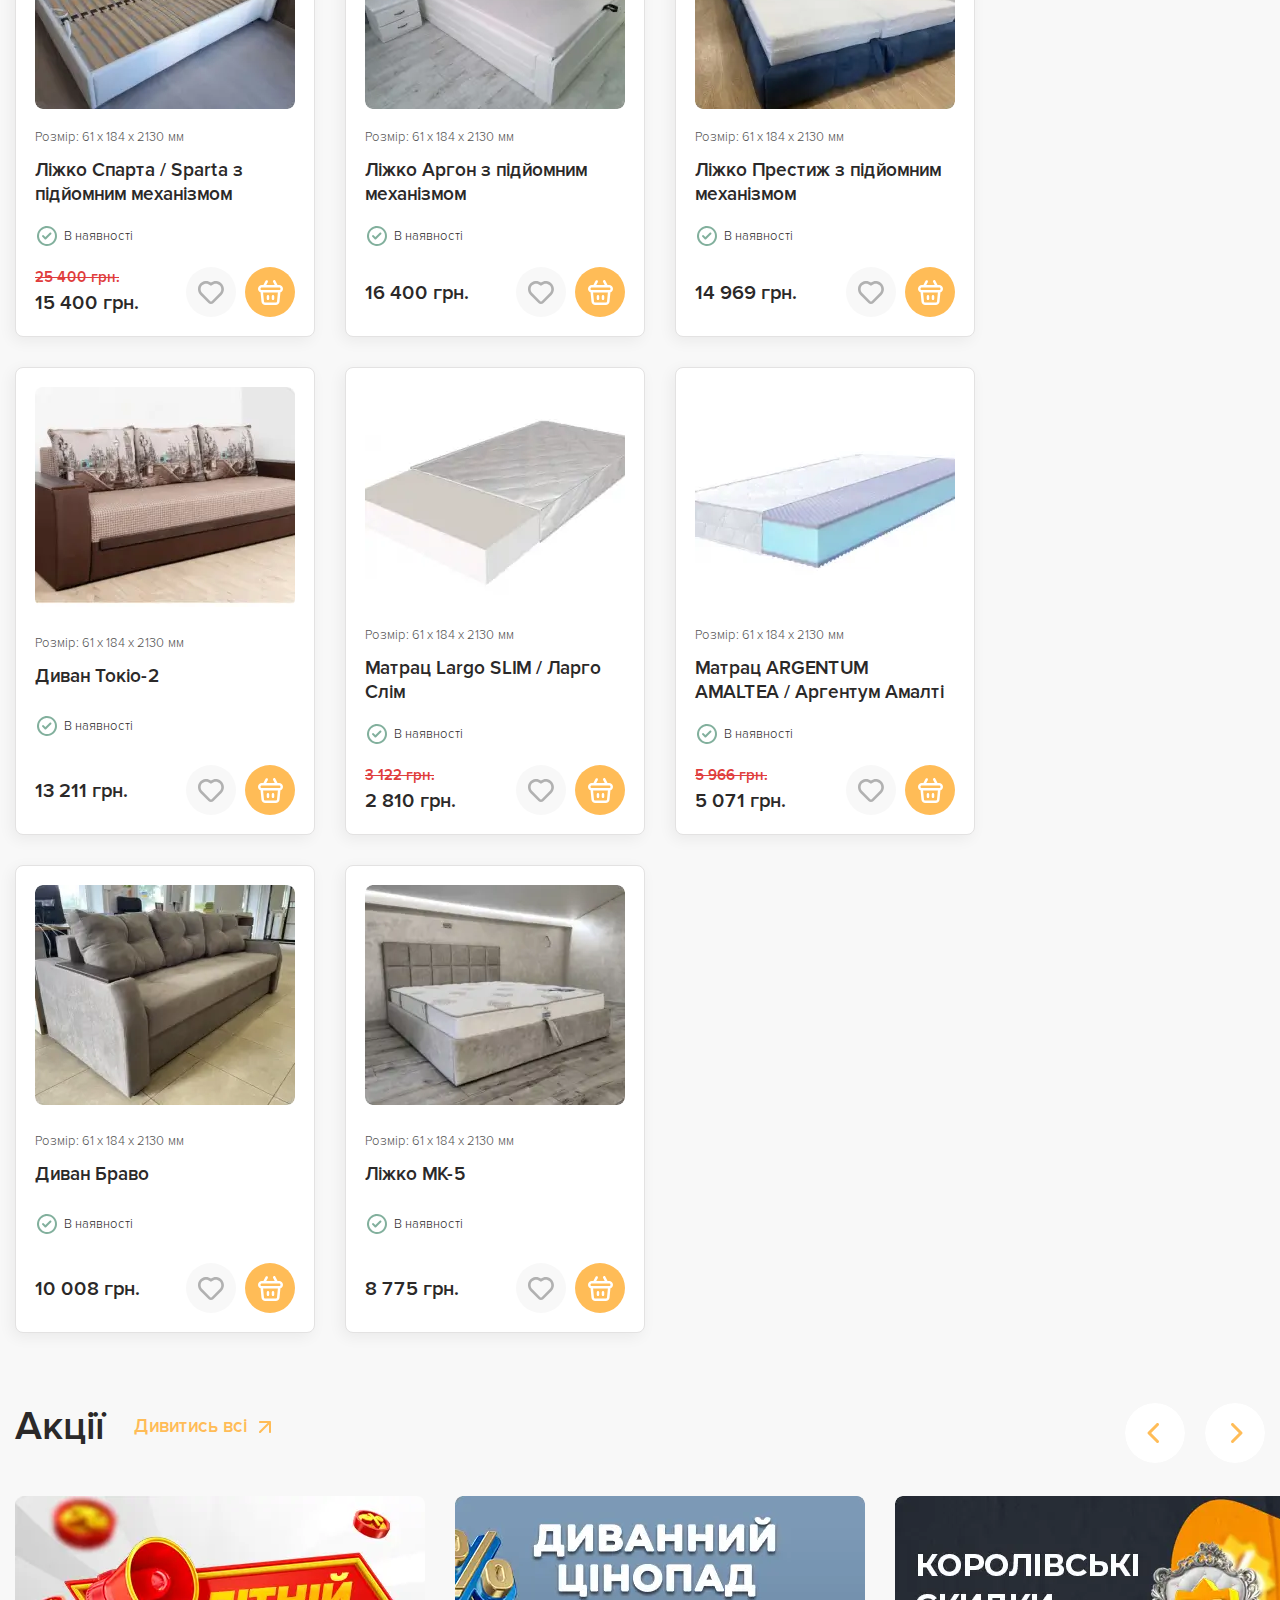
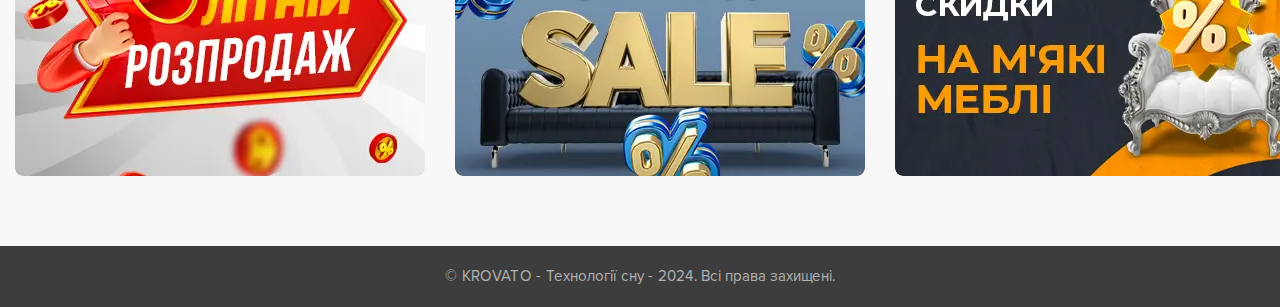
<file: krovato_1/index.html>
<!DOCTYPE html>
<html lang="uk">
<head>
    <meta charset="UTF-8">
    <meta name="viewport" content="width=device-width, initial-scale=1.0">
    <title>KROVATO</title>
    <link rel="stylesheet" href="css/style.css">
</head>
<body>
    <div class="wrapper">
        <header class="header">
            <div class="header__top">
                <div class="header__container">
                    <div class="header__about">
                        <ul class="header__list-about">
                            <li class="header__item-about"><a href="#" class="header__link-about">Про нас</a></li>
                            <li class="header__item-about"><a href="#" class="header__link-about">Оплата</a></li>
                            <li class="header__item-about"><a href="#" class="header__link-about">Доставка та збірка</a></li>
                            <li class="header__item-about"><a href="#" class="header__link-about">Відгуки</a></li>
                            <li class="header__item-about"><a href="#" class="header__link-about">Блог</a></li>
                            <li class="header__item-about"><a href="#" class="header__link-about">Контакти</a></li>
                        </ul>
                    </div>
                    <div class="header__contacts">
                        <p>Допомога і консультація:</p>
                        <ul class="header__list-contacts">
                            <li class="header__item-contacts"><a href="#" class="header__link-contacts">
                                <img src="img/icons/whatsapp.svg" alt="Іконка вотсапа">
                            </a></li>
                            <li class="header__item-contacts"><a href="#" class="header__link-contacts">
                                <img src="img/icons/telegram.svg" alt="Іконка телеграма">
                            </a></li>
                            <li class="header__item-contacts"><a href="#" class="header__link-contacts">
                                <img src="img/icons/viber.svg" alt="Іконка вайбера">
                            </a></li>
                        </ul>
                        <div class="header__language">UA</div>
                    </div>
                </div>     
            </div>
            <div class="header__main">
                <div class="header__container">
                    <div class="header__logo">
                        <img src="img/icons/logo-header.svg" alt="Логотип КРОВАТО">
                    </div>
                    <div class="header__cat">
                        <a href="" class="header__button-cat">Каталог</a>
                    </div>
                    <div class="header__search-input">
                        <div class="header__inside-search-inp">
                            <p>Пошук товарів</p>
                            <a href="#" class="header__button-search">
                                <img src="img/icons/search.svg" alt="Іконка пошуку">
                            </a>
                        </div>
                    </div>
                    <div class="header__number">
                        <span>Щодня з 9:00 до 18:00</span>
                        <p>067 929-45-45</p>
                    </div>
                    <div class="header__favourite">
                        <a href="#" class="header__link-favourite">
                            <img src="img/icons/favourite.svg" alt="Іконка обраного">
                        </a>
                    </div>
                    <div class="header__cart">
                        <a href="#" class="header__link-cart">
                            <img src="img/icons/cart.svg" alt="Іконка корзини">
                        </a>
                    </div>
                </div>  
            </div>
            <div class="header__bottom">
                <div class="header__container">
                    <div class="header__special">
                        <ul class="header__list-special">
                            <li class="header__item-special">
                                <a href="#" class="header__link-special header__link-special--discount">Акції</a>
                            </li>
                            <li class="header__item-special">
                                <a href="#" class="header__link-special header__link-special--sale">Розпродаж</a>
                            </li>
                            <li class="header__item-special">
                                <a href="#" class="header__link-special header__link-special--credit">Купити в кредит</a>
                            </li>
                        </ul>
                    </div>
                    <div class="header__categories">
                        <ul class="header__list-categories">
                            <li class="header__item-categories">
                                <a href="#" class="header__link-categories">Дитяча</a>
                            </li>
                            <li class="header__item-categories">
                                <a href="#" class="header__link-categories">Кухня</a>
                            </li>
                            <li class="header__item-categories">
                                <a href="#" class="header__link-categories">Ванна</a>
                            </li>
                            <li class="header__item-categories">
                                <a href="#" class="header__link-categories">Спальня</a>
                            </li>
                            <li class="header__item-categories">
                                <a href="#" class="header__link-categories">Передпокій</a>
                            </li>
                            <li class="header__item-categories">
                                <a href="#" class="header__link-categories">Вітальня</a>
                            </li>
                            <li class="header__item-categories">
                                <a href="#" class="header__link-categories">Офіс</a>
                            </li>
                        </ul>
                    </div>
                </div> 
            </div>
        </header>
        <main class="page">
            <div class="page__container">
                <div class="popular popular--margin">
                    <div class="popular__title">
                        <h2 class="main-title">Популярні категорії</h2>
                    </div>
                    <div class="popular__cards">
                        <div class="popular__card">
                            <div class="popular__title-card">
                                <h3>Ліжка</h3>
                                <p>54</p>
                            </div>
                            <div class="popular__img-card">
                                <img src="img/content/content_img1.webp" alt="Ліжка">
                            </div>
                            <a href="#" class="popular__link-card">
                                <img src="img/icons/arrow-link.svg" alt="Стрілка-посилання">
                            </a>
                        </div>
                        <div class="popular__card">
                            <div class="popular__title-card">
                                <h3>Матраци</h3>
                                <p>30</p>
                            </div>
                            <div class="popular__img-card">
                                <img src="img/content/content_img2.webp" alt="Матраци">
                            </div>
                            <a href="#" class="popular__link-card">
                                <img src="img/icons/arrow-link.svg" alt="Стрілка-посилання">
                            </a>
                        </div>
                        <div class="popular__card">
                            <div class="popular__title-card">
                                <h3>М'які меблі</h3>
                                <p>196</p>
                            </div>
                            <div class="popular__img-card">
                                <img src="img/content/content_img3.webp" alt="М'які меблі">
                            </div>
                            <a href="#" class="popular__link-card">
                                <img src="img/icons/arrow-link.svg" alt="Стрілка-посилання">
                            </a>
                        </div>
                        <div class="popular__card">
                            <div class="popular__title-card">
                                <h3>Шафи</h3>
                                <p>79</p>
                            </div>
                            <div class="popular__img-card">
                                <img src="img/content/content_img4.webp" alt="Шафи">
                            </div>
                            <a href="#" class="popular__link-card">
                                <img src="img/icons/arrow-link.svg" alt="Стрілка-посилання">
                            </a>
                        </div>
                        <div class="popular__card">
                            <div class="popular__title-card">
                                <h3>Комоди</h3>
                                <p>54</p>
                            </div>
                            <div class="popular__img-card">
                                <img src="img/content/content_img5.webp" alt="Комоди">
                            </div>
                            <a href="#" class="popular__link-card">
                                <img src="img/icons/arrow-link.svg" alt="Стрілка-посилання">
                            </a>
                        </div>
                        <div class="popular__card">
                            <div class="popular__title-card">
                                <h3>Тумби</h3>
                                <p>64</p>
                            </div>
                            <div class="popular__img-card">
                                <img src="img/content/content_img6.webp" alt="Тумби">
                            </div>
                            <a href="#" class="popular__link-card">
                                <img src="img/icons/arrow-link.svg" alt="Стрілка-посилання">
                            </a>
                        </div>
                        <div class="popular__card">
                            <div class="popular__title-card">
                                <h3>Столи</h3>
                                <p>35</p>
                            </div>
                            <div class="popular__img-card">
                                <img src="img/content/content_img7.webp" alt="Столи">
                            </div>
                            <a href="#" class="popular__link-card">
                                <img src="img/icons/arrow-link.svg" alt="Стрілка-посилання">
                            </a>
                        </div>
                        <div class="popular__card">
                            <div class="popular__title-card">
                                <h3>Стільці</h3>
                                <p>89</p>
                            </div>
                            <div class="popular__img-card">
                                <img src="img/content/content_img8.webp" alt="Стільці">
                            </div>
                            <a href="#" class="popular__link-card">
                                <img src="img/icons/arrow-link.svg" alt="Стрілка-посилання">
                            </a>
                        </div>
                        <div class="popular__card">
                            <div class="popular__title-card">
                                <h3>Меблеві стіни</h3>
                                <p>24</p>
                            </div>
                            <div class="popular__img-card">
                                <img src="img/content/content_img9.webp" alt="Меблеві стіни">
                            </div>
                            <a href="#" class="popular__link-card">
                                <img src="img/icons/arrow-link.svg" alt="Стрілка-посилання">
                            </a>
                        </div>
                        <div class="popular__card">
                            <div class="popular__title-card">
                                <h3>Кухні</h3>
                                <p>30</p>
                            </div>
                            <div class="popular__img-card">
                                <img src="img/content/content_img10.webp" alt="Кухні">
                            </div>
                            <a href="#" class="popular__link-card">
                                <img src="img/icons/arrow-link.svg" alt="Стрілка-посилання">
                            </a>
                        </div>
    
                    </div>
                </div>
                <div class="most-popular most-popular--margin">
                    <div class="most-popular__title">
                        <h2 class="main-title">Найпопулярніші товари</h2>
                        <p class="main-subtitle">Дивитись всі</p>
                    </div>
                    <div class="most-popular__cards">
                        <div class="most-popular__card">
                            <div class="most-popular__img-card">
                                <img src="img/content/content_popul_img1.webp" alt="">
                            </div>
                            <div class="most-popular__about-card">
                                <p>Розмір: 61 x 184 x 2130 мм</p>
                                <h3>Ліжко Спарта / Sparta з підйомним механізмом</h3>
                            </div>
                            <div class="most-popular__availability">
                                <p>В наявності</p>
                            </div>
                            <div class="most-popular__bottom">
                                <div class="most-popular__price most-popular__price--old-price">
                                    <span class="old-price">25 400 грн.</span>
                                    <p>15 400 грн.</p>
                                </div>
                                <div class="most-popular__but">
                                    <a href="#" class="most-popular__favourite">
                                        <img src="img/icons/favourite-card.svg" alt="Іконка обраного">
                                    </a>
                                    <a href="#" class="most-popular__cart">
                                        <img src="img/icons/cart-card.svg" alt="Іконка корзини">
                                    </a>
                                </div>
                            </div>
                        </div>
                        <div class="most-popular__card">
                            <div class="most-popular__img-card">
                                <img src="img/content/content_popul_img2.webp" alt="">
                            </div>
                            <div class="most-popular__about-card">
                                <p>Розмір: 61 x 184 x 2130 мм</p>
                                <h3>Ліжко Аргон з підйомним механізмом</h3>
                            </div>
                            <div class="most-popular__availability">
                                <p>В наявності</p>
                            </div>
                            <div class="most-popular__bottom">
                                <div class="most-popular__price">
                                    <p>16 400 грн.</p>
                                </div>
                                <div class="most-popular__but">
                                    <a href="#" class="most-popular__favourite">
                                        <img src="img/icons/favourite-card.svg" alt="Іконка обраного">
                                    </a>
                                    <a href="#" class="most-popular__cart">
                                        <img src="img/icons/cart-card.svg" alt="Іконка корзини">
                                    </a>
                                </div>
                            </div>
                        </div>
                        <div class="most-popular__card">
                            <div class="most-popular__img-card">
                                <img src="img/content/content_popul_img3.webp" alt="">
                            </div>
                            <div class="most-popular__about-card">
                                <p>Розмір: 61 x 184 x 2130 мм</p>
                                <h3>Ліжко Престиж з підйомним механізмом</h3>
                            </div>
                            <div class="most-popular__availability">
                                <p>В наявності</p>
                            </div>
                            <div class="most-popular__bottom">
                                <div class="most-popular__price">
                                    <p>14 969 грн.</p>
                                </div>
                                <div class="most-popular__but">
                                    <a href="#" class="most-popular__favourite">
                                        <img src="img/icons/favourite-card.svg" alt="Іконка обраного">
                                    </a>
                                    <a href="#" class="most-popular__cart">
                                        <img src="img/icons/cart-card.svg" alt="Іконка корзини">
                                    </a>
                                </div>
                            </div>
                        </div>
                        <div class="most-popular__card">
                            <div class="most-popular__img-card">
                                <img src="img/content/content_popul_img4.webp" alt="">
                            </div>
                            <div class="most-popular__about-card">
                                <p>Розмір: 61 x 184 x 2130 мм</p>
                                <h3>Диван Токіо-2</h3>
                            </div>
                            <div class="most-popular__availability">
                                <p>В наявності</p>
                            </div>
                            <div class="most-popular__bottom">
                                <div class="most-popular__price">
                                    <p>13 211 грн.</p>
                                </div>
                                <div class="most-popular__but">
                                    <a href="#" class="most-popular__favourite">
                                        <img src="img/icons/favourite-card.svg" alt="Іконка обраного">
                                    </a>
                                    <a href="#" class="most-popular__cart">
                                        <img src="img/icons/cart-card.svg" alt="Іконка корзини">
                                    </a>
                                </div>
                            </div>
                        </div>
                        <div class="most-popular__card">
                            <div class="most-popular__img-card">
                                <img src="img/content/content_popul_img5.webp" alt="">
                            </div>
                            <div class="most-popular__about-card">
                                <p>Розмір: 61 x 184 x 2130 мм</p>
                                <h3>Матрац Largo SLIM / Ларго Слім</h3>
                            </div>
                            <div class="most-popular__availability">
                                <p>В наявності</p>
                            </div>
                            <div class="most-popular__bottom">
                                <div class="most-popular__price most-popular__price--old-price">
                                    <span class="old-price">3 122 грн.</span>
                                    <p>2 810 грн.</p>
                                </div>
                                <div class="most-popular__but">
                                    <a href="#" class="most-popular__favourite">
                                        <img src="img/icons/favourite-card.svg" alt="Іконка обраного">
                                    </a>
                                    <a href="#" class="most-popular__cart">
                                        <img src="img/icons/cart-card.svg" alt="Іконка корзини">
                                    </a>
                                </div>
                            </div>
                        </div>
                        <div class="most-popular__card">
                            <div class="most-popular__img-card">
                                <img src="img/content/content_popul_img6.webp" alt="">
                            </div>
                            <div class="most-popular__about-card">
                                <p>Розмір: 61 x 184 x 2130 мм</p>
                                <h3>Матрац ARGENTUM AMALTEA / Аргентум Амалті</h3>
                            </div>
                            <div class="most-popular__availability">
                                <p>В наявності</p>
                            </div>
                            <div class="most-popular__bottom">
                                <div class="most-popular__price most-popular__price--old-price">
                                    <span class="old-price">5 966 грн.</span>
                                    <p>5 071 грн.</p>
                                </div>
                                <div class="most-popular__but">
                                    <a href="#" class="most-popular__favourite">
                                        <img src="img/icons/favourite-card.svg" alt="Іконка обраного">
                                    </a>
                                    <a href="#" class="most-popular__cart">
                                        <img src="img/icons/cart-card.svg" alt="Іконка корзини">
                                    </a>
                                </div>
                            </div>
                        </div>
                        <div class="most-popular__card">
                            <div class="most-popular__img-card">
                                <img src="img/content/content_popul_img7.webp" alt="">
                            </div>
                            <div class="most-popular__about-card">
                                <p>Розмір: 61 x 184 x 2130 мм</p>
                                <h3>Диван Браво</h3>
                            </div>
                            <div class="most-popular__availability">
                                <p>В наявності</p>
                            </div>
                            <div class="most-popular__bottom">
                                <div class="most-popular__price">
                                    <p>10 008 грн.</p>
                                </div>
                                <div class="most-popular__but">
                                    <a href="#" class="most-popular__favourite">
                                        <img src="img/icons/favourite-card.svg" alt="Іконка обраного">
                                    </a>
                                    <a href="#" class="most-popular__cart">
                                        <img src="img/icons/cart-card.svg" alt="Іконка корзини">
                                    </a>
                                </div>
                            </div>
                        </div>
                        <div class="most-popular__card">
                            <div class="most-popular__img-card">
                                <img src="img/content/content_popul_img8.webp" alt="">
                            </div>
                            <div class="most-popular__about-card">
                                <p>Розмір: 61 x 184 x 2130 мм</p>
                                <h3>Ліжко МК-5</h3>
                            </div>
                            <div class="most-popular__availability">
                                <p>В наявності</p>
                            </div>
                            <div class="most-popular__bottom">
                                <div class="most-popular__price">
                                    <p>8 775 грн.</p>
                                </div>
                                <div class="most-popular__but">
                                    <a href="#" class="most-popular__favourite">
                                        <img src="img/icons/favourite-card.svg" alt="Іконка обраного">
                                    </a>
                                    <a href="#" class="most-popular__cart">
                                        <img src="img/icons/cart-card.svg" alt="Іконка корзини">
                                    </a>
                                </div>
                            </div>
                        </div>  
                    </div>
                </div>
                <div class="discount discount--margin">
                    <div class="discount__header">
                        <div class="discount__title">
                            <h2 class="main-title">Акції</h2>
                            <p class="main-subtitle">Дивитись всі</p>
                        </div>
                        <div class="discount__nav">
                            <div class="discount__arrow-nav discount__arrow-nav--left">
                                <img src="img/icons/arrow.svg" alt="Стрілка керування слайдером">
                            </div>
                            <div class="discount__arrow-nav discount__arrow-nav--right">
                                <img src="img/icons/arrow.svg" alt="Стрілка керування слайдером">
                            </div>
                        </div>
                    </div>
                    <div class="discount__slider">
                        <a href="#" class="discount__item-slider">
                            <img src="img/content/discount.webp" alt="Акційна пропозиція">
                        </a>
                        <a href="#" class="discount__item-slider">
                            <img src="img/content/discount2.webp" alt="Акційна пропозиція">
                        </a>
                        <a href="#" class="discount__item-slider">
                            <img src="img/content/discount3.webp" alt="Акційна пропозиція">
                        </a>
                    </div>
                </div>
            </div>  
        </main>
        <footer class="footer">
            <div class="footer__container">
                <p>© KROVATO - Технології сну - 2024. Всі права захищені.</p>
            </div> 
        </footer>
    </div>  
</body>
</html>
</file>
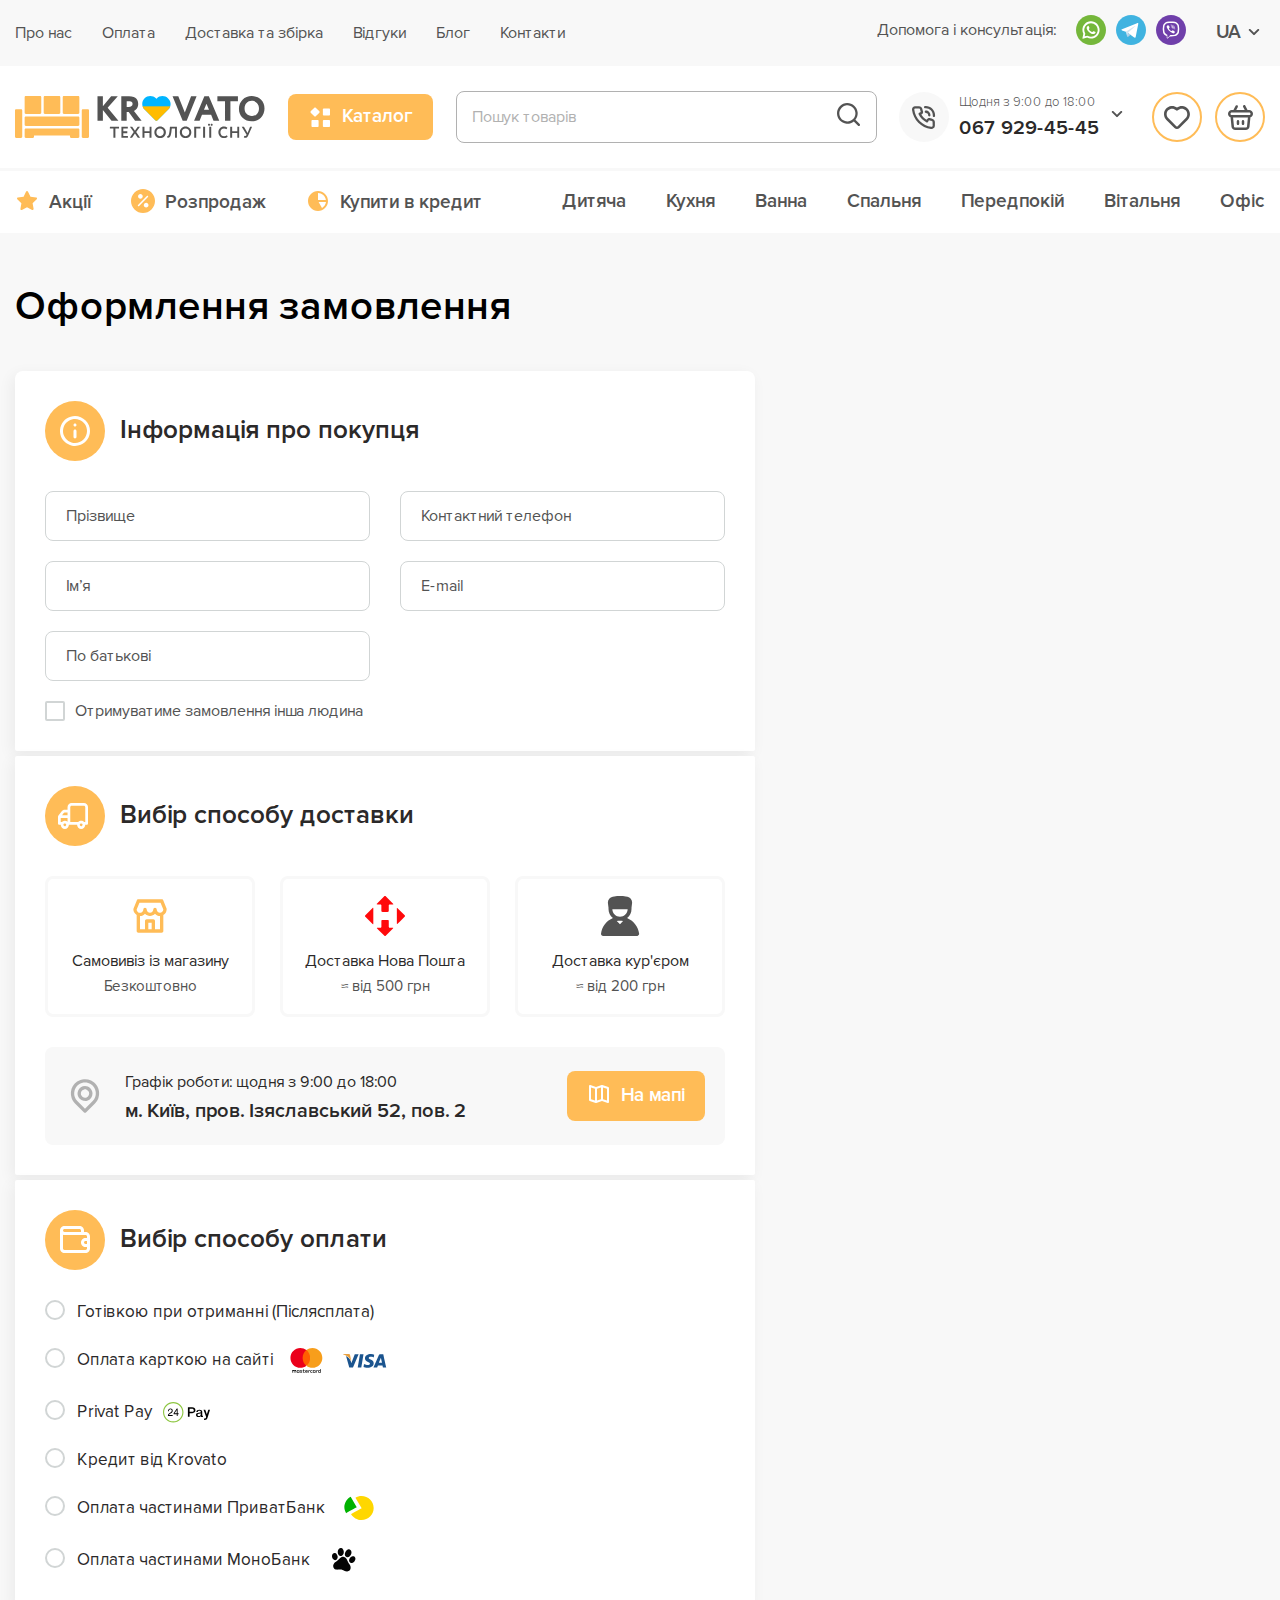
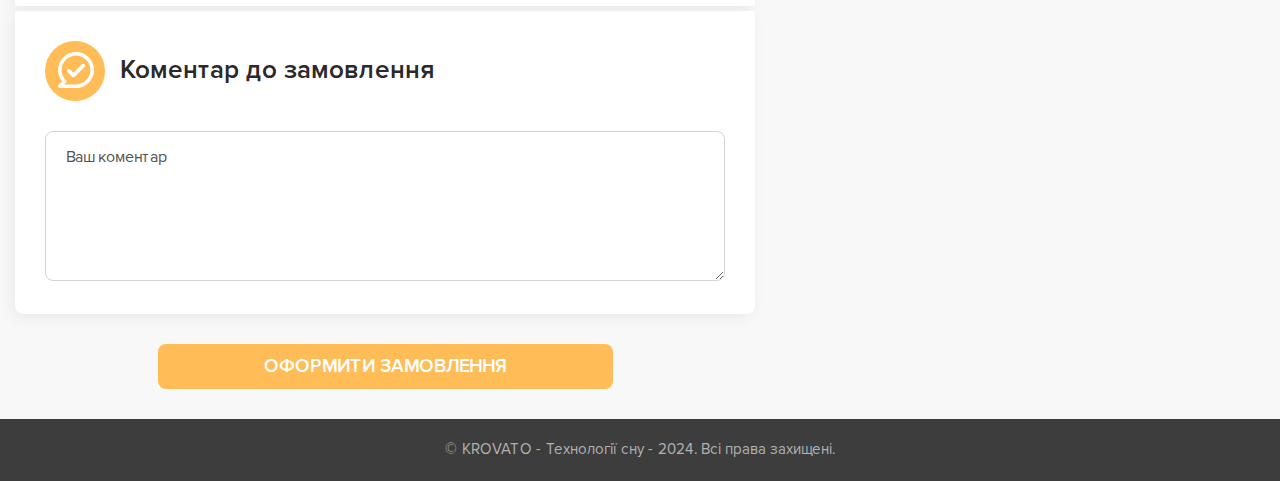
<file: krovato_2/index.html>
<!DOCTYPE html>
<html lang="uk">
<head>
    <meta charset="UTF-8">
    <meta name="viewport" content="width=device-width, initial-scale=1.0">
    <title>KROVATO</title>
    <link rel="stylesheet" href="css/style.css">
</head>
<body>
    <div class="wrapper">
        <header class="header header--margin">
            <div class="header__top">
                <div class="header__container">
                    <div class="header__about">
                        <ul class="header__list-about">
                            <li class="header__item-about"><a href="#" class="header__link-about">Про нас</a></li>
                            <li class="header__item-about"><a href="#" class="header__link-about">Оплата</a></li>
                            <li class="header__item-about"><a href="#" class="header__link-about">Доставка та збірка</a></li>
                            <li class="header__item-about"><a href="#" class="header__link-about">Відгуки</a></li>
                            <li class="header__item-about"><a href="#" class="header__link-about">Блог</a></li>
                            <li class="header__item-about"><a href="#" class="header__link-about">Контакти</a></li>
                        </ul>
                    </div>
                    <div class="header__contacts">
                        <p>Допомога і консультація:</p>
                        <ul class="header__list-contacts">
                            <li class="header__item-contacts"><a href="#" class="header__link-contacts">
                                <img src="img/icons/whatsapp.svg" alt="Іконка вотсапа">
                            </a></li>
                            <li class="header__item-contacts"><a href="#" class="header__link-contacts">
                                <img src="img/icons/telegram.svg" alt="Іконка телеграма">
                            </a></li>
                            <li class="header__item-contacts"><a href="#" class="header__link-contacts">
                                <img src="img/icons/viber.svg" alt="Іконка вайбера">
                            </a></li>
                        </ul>
                        <div class="header__language">UA</div>
                    </div>
                </div>     
            </div>
            <div class="header__main">
                <div class="header__container">
                    <div class="header__logo">
                        <img src="img/icons/logo-header.svg" alt="Логотип КРОВАТО">
                    </div>
                    <div class="header__cat">
                        <a href="" class="header__button-cat">Каталог</a>
                    </div>
                    <div class="header__search-input">
                        <div class="header__inside-search-inp">
                            <p>Пошук товарів</p>
                            <a href="#" class="header__button-search">
                                <img src="img/icons/search.svg" alt="Іконка пошуку">
                            </a>
                        </div>
                    </div>
                    <div class="header__number">
                        <span>Щодня з 9:00 до 18:00</span>
                        <p>067 929-45-45</p>
                    </div>
                    <div class="header__favourite">
                        <a href="#" class="header__link-favourite">
                            <img src="img/icons/favourite.svg" alt="Іконка обраного">
                        </a>
                    </div>
                    <div class="header__cart">
                        <a href="#" class="header__link-cart">
                            <img src="img/icons/cart.svg" alt="Іконка корзини">
                        </a>
                    </div>
                </div>  
            </div>
            <div class="header__bottom">
                <div class="header__container">
                    <div class="header__special">
                        <ul class="header__list-special">
                            <li class="header__item-special">
                                <a href="#" class="header__link-special header__link-special--discount">Акції</a>
                            </li>
                            <li class="header__item-special">
                                <a href="#" class="header__link-special header__link-special--sale">Розпродаж</a>
                            </li>
                            <li class="header__item-special">
                                <a href="#" class="header__link-special header__link-special--credit">Купити в кредит</a>
                            </li>
                        </ul>
                    </div>
                    <div class="header__categories">
                        <ul class="header__list-categories">
                            <li class="header__item-categories">
                                <a href="#" class="header__link-categories">Дитяча</a>
                            </li>
                            <li class="header__item-categories">
                                <a href="#" class="header__link-categories">Кухня</a>
                            </li>
                            <li class="header__item-categories">
                                <a href="#" class="header__link-categories">Ванна</a>
                            </li>
                            <li class="header__item-categories">
                                <a href="#" class="header__link-categories">Спальня</a>
                            </li>
                            <li class="header__item-categories">
                                <a href="#" class="header__link-categories">Передпокій</a>
                            </li>
                            <li class="header__item-categories">
                                <a href="#" class="header__link-categories">Вітальня</a>
                            </li>
                            <li class="header__item-categories">
                                <a href="#" class="header__link-categories">Офіс</a>
                            </li>
                        </ul>
                    </div>
                </div> 
            </div>
        </header>
        <main class="page">
            <div class="page__container">
                <div class="order">
                    <h1 class="order__main-title">Оформлення замовлення</h1>
                    <form action="#" class="order__wrapper">
                        <div class="order__info">
                            <div class="order__title">
                                <div class="order__icon">
                                    <img src="img/icons/info.svg" alt="Інформація про покупця">
                                </div>
                                <p>Інформація про покупця</p>
                            </div>
                            <div  class="order__form-info">
                                <div class="order__info-column">
                                    <input type="text" name="Form[]" required  class="input-form" placeholder="Прізвище">
                                    <input type="text" name="Form[]" required  class="input-form" placeholder="Ім’я">
                                    <input type="text" name="Form[]" required  class="input-form" placeholder="По батькові">
                                </div>
                                <div class="order__info-column">
                                    <input type="tel" name="Form[]" required  class="input-form" placeholder="Контактний телефон">
                                    <input type="email" name="Form[]" required  class="input-form" placeholder="E-mail">
                                </div>  
                            </div>
                            <div class="order__check-form-info">
                                <label for="another-recipient" class="info-check">
                                    <input id="another-recipient" name="Form[]" type="checkbox" class="info-check__input">
                                    <span class="info-check__text">Отримуватиме замовлення інша людина</span>
                                </label> 
                            </div>
                        </div>
                        <div class="order__delivery">
                            <div class="order__title">
                                <div class="order__icon">
                                    <img src="img/icons/delivery.svg" alt="Вибір способу доставки">
                                </div>
                                <p>Вибір способу доставки</p>
                            </div>
                            <div class="order__form-delivery delivery">
                                <label for="pickup" class="delivery__radio radio-delivery">
                                    <input type="radio" id="pickup" name="delivery" value="pickup" required class="radio-delivery__input">
                                    <span class="radio-delivery__img">
                                        <img src="img/icons/shop.svg" alt="Самовивіз">
                                    </span>
                                    <span class="radio-delivery__title">Самовивіз із магазину</span>
                                    <span class="radio-delivery__sub-title">Безкоштовно</span>
                                </label>
                                <label for="np" class="delivery__radio radio-delivery">
                                    <input type="radio" id="np" name="delivery" value="np" required class="radio-delivery__input">
                                    <span class="radio-delivery__img">
                                        <img src="img/icons/np.svg" alt="Доставка Нова Пошта">
                                    </span>
                                    <span class="radio-delivery__title">Доставка Нова Пошта</span>
                                    <span class="radio-delivery__sub-title">≈ від 500 грн</span>
                                </label>
                                <label for="courier" class="delivery__radio radio-delivery">
                                    <input type="radio" id="courier" name="delivery" value="courier" required class="radio-delivery__input">
                                    <span class="radio-delivery__img">
                                        <img src="img/icons/courier.svg" alt="Доставка кур'єром">
                                    </span>
                                    <span class="radio-delivery__title">Доставка кур'єром</span>
                                    <span class="radio-delivery__sub-title">≈ від 200 грн</span>
                                </label>
                            </div>
                            <div class="order__about-delivery">
                                <div class="order__img-delivery-about">
                                    <img src="img/icons/location.svg" alt="Графік і локація">
                                </div>
                                <div class="order__text-delivery-about">
                                    <span>Графік роботи: щодня з 9:00 до 18:00</span>
                                    <p>м. Київ, пров. Ізяславський 52, пов. 2</p>
                                </div>
                                <div class="order__map-about">
                                    <a href="#" class="order__btn-map-about">На мапі</a>
                                </div>
                            </div>
                        </div>
                        <div class="order__pay">
                            <div class="order__title">
                                <div class="order__icon">
                                    <img src="img/icons/pay.svg" alt="Вибір способу оплати">
                                </div>
                                <p>Вибір способу оплати</p>
                            </div>
                            <div class="order__form-pay pay">
                                <label for="cash" class="pay__radio radio-pay">
                                    <input type="radio" class="radio-pay__input" name="pay" required value="cash" id="cash">
                                    <span class="radio-pay__text">Готівкою при отриманні (Післясплата)</span>
                                </label>
                                <label for="card" class="pay__radio radio-pay">
                                    <input type="radio" class="radio-pay__input" name="pay" required value="card" id="card">
                                    <span class="radio-pay__text">Оплата карткою на сайті</span>
                                    <span class="radio-pay__img">
                                        <img src="img/icons/master-card-logo.svg" alt="Master Card">
                                    </span>
                                    <span class="radio-pay__img">
                                        <img src="img/icons/visa-card-logo.svg" alt="Visa">
                                    </span>
                                </label>
                                <label for="privat-pay" class="pay__radio radio-pay">
                                    <input type="radio" class="radio-pay__input" name="pay" required value="privat-pay" id="privat-pay">
                                    <span class="radio-pay__text">Privat Pay</span>
                                    <span class="radio-pay__img">
                                        <img src="img/icons/privat-pay-logo.svg" alt="Privat Pay">
                                    </span>
                                </label>
                                <label for="krovato-credit" class="pay__radio radio-pay">
                                    <input type="radio" class="radio-pay__input" name="pay" required value="krovato-credit" id="krovato-credit">
                                    <span class="radio-pay__text">Кредит від Krovato</span>
                                </label>
                                <label for="privat-credit" class="pay__radio radio-pay">
                                    <input type="radio" class="radio-pay__input" name="pay" required value="privat-credit" id="privat-credit">
                                    <span class="radio-pay__text">Оплата частинами ПриватБанк</span>
                                    <span class="radio-pay__img">
                                        <img src="img/icons/privaty-credit-logo.svg" alt="Privat credit">
                                    </span>
                                </label>
                                <label for="mono-credit" class="pay__radio radio-pay">
                                    <input type="radio" class="radio-pay__input" name="pay" required value="mono-credit" id="mono-credit">
                                    <span class="radio-pay__text">Оплата частинами МоноБанк</span>
                                    <span class="radio-pay__img">
                                        <img src="img/icons/mono-bank-logo.svg" alt="Mono credit">
                                    </span>
                                </label>
                            </div>
                        </div>
                        <div class="order__comment">
                            <div class="order__title">
                                <div class="order__icon">
                                    <img src="img/icons/comment.svg" alt="Коментар до замовлення">
                                </div>
                                <p>Коментар до замовлення</p>
                            </div>
                            <div class="order__form-comment">
                                <textarea name="Form[]" placeholder="Ваш коментар" class="order__textarea-form"></textarea>
                            </div>
                        </div>
                        <div class="order__button-wrapper">
                            <button type="submit" class="order__button">оформити замовлення</button>
                        </div>
                    </form>
                </div>
            </div>
        </main>
        <footer class="footer">
            <div class="footer__container">
                <p>© KROVATO - Технології сну - 2024. Всі права захищені.</p>
            </div> 
        </footer>
    </div>  
</body>
</html>
</file>
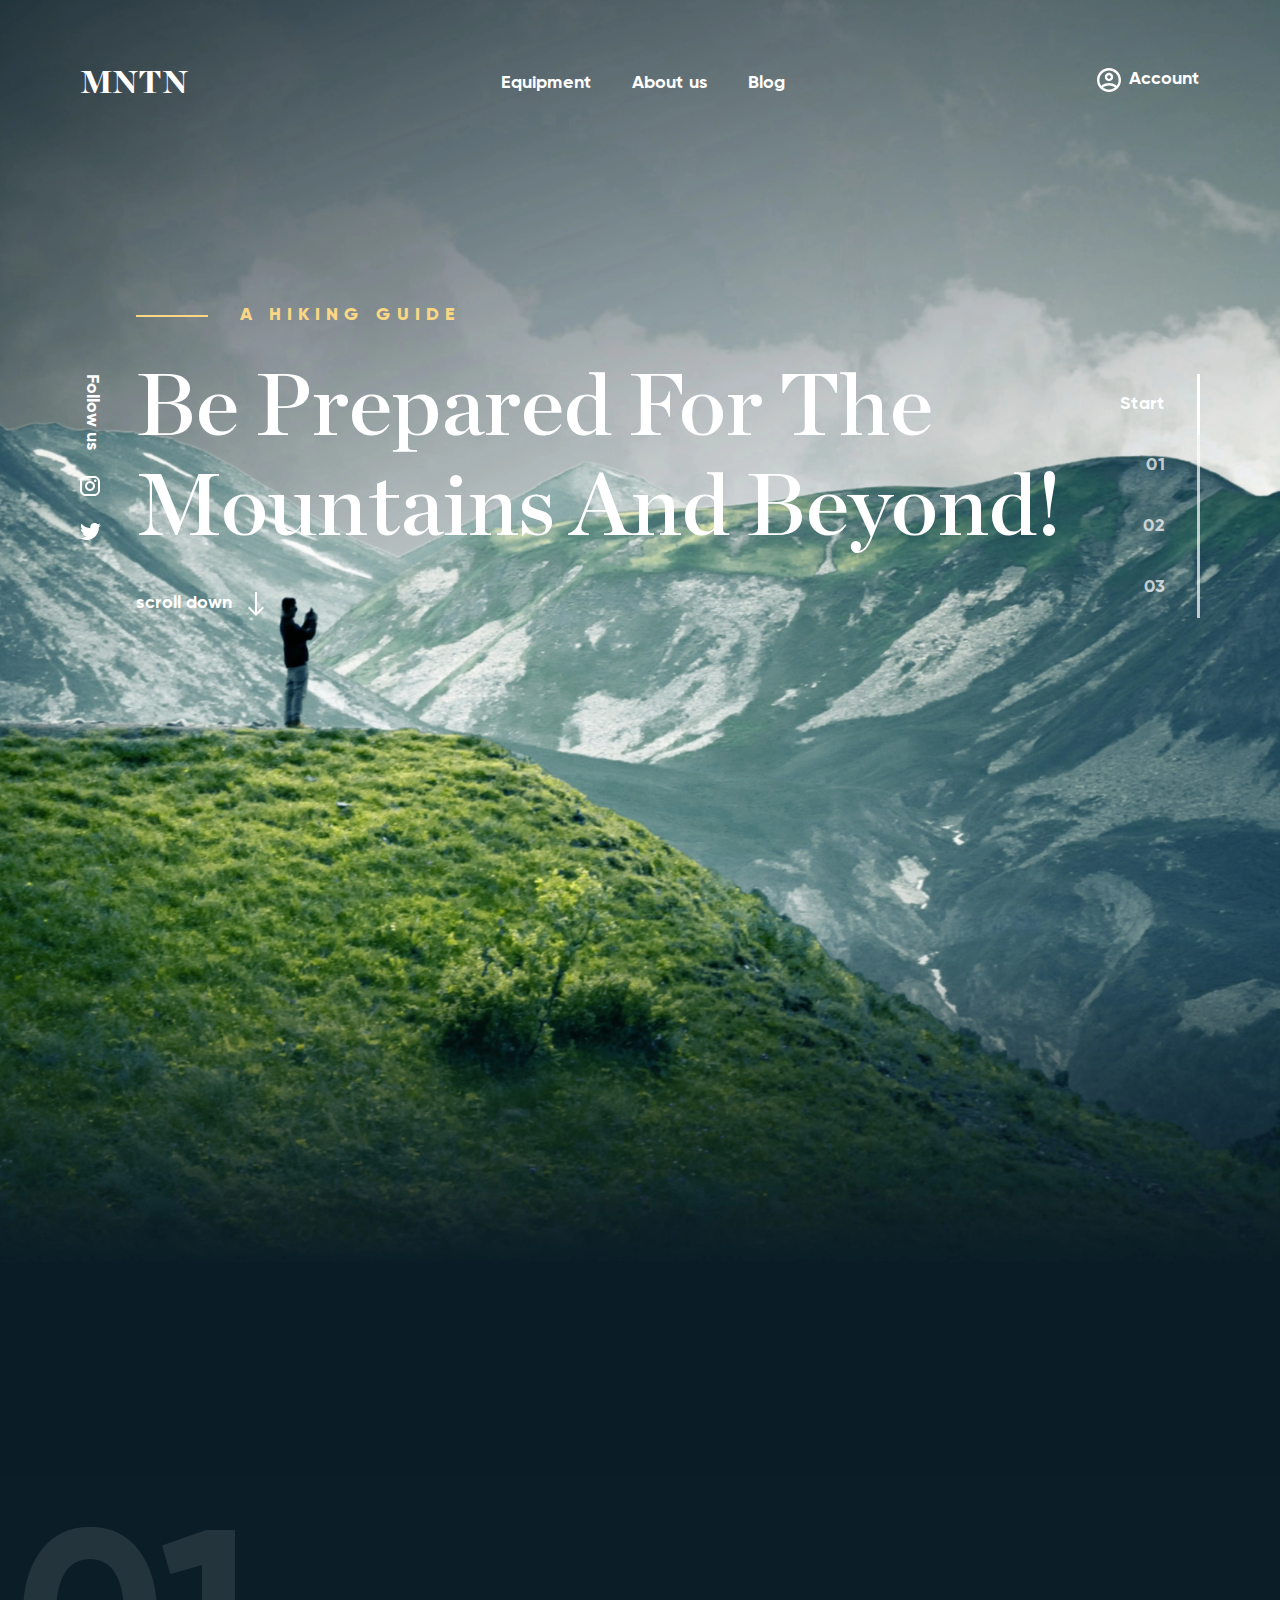
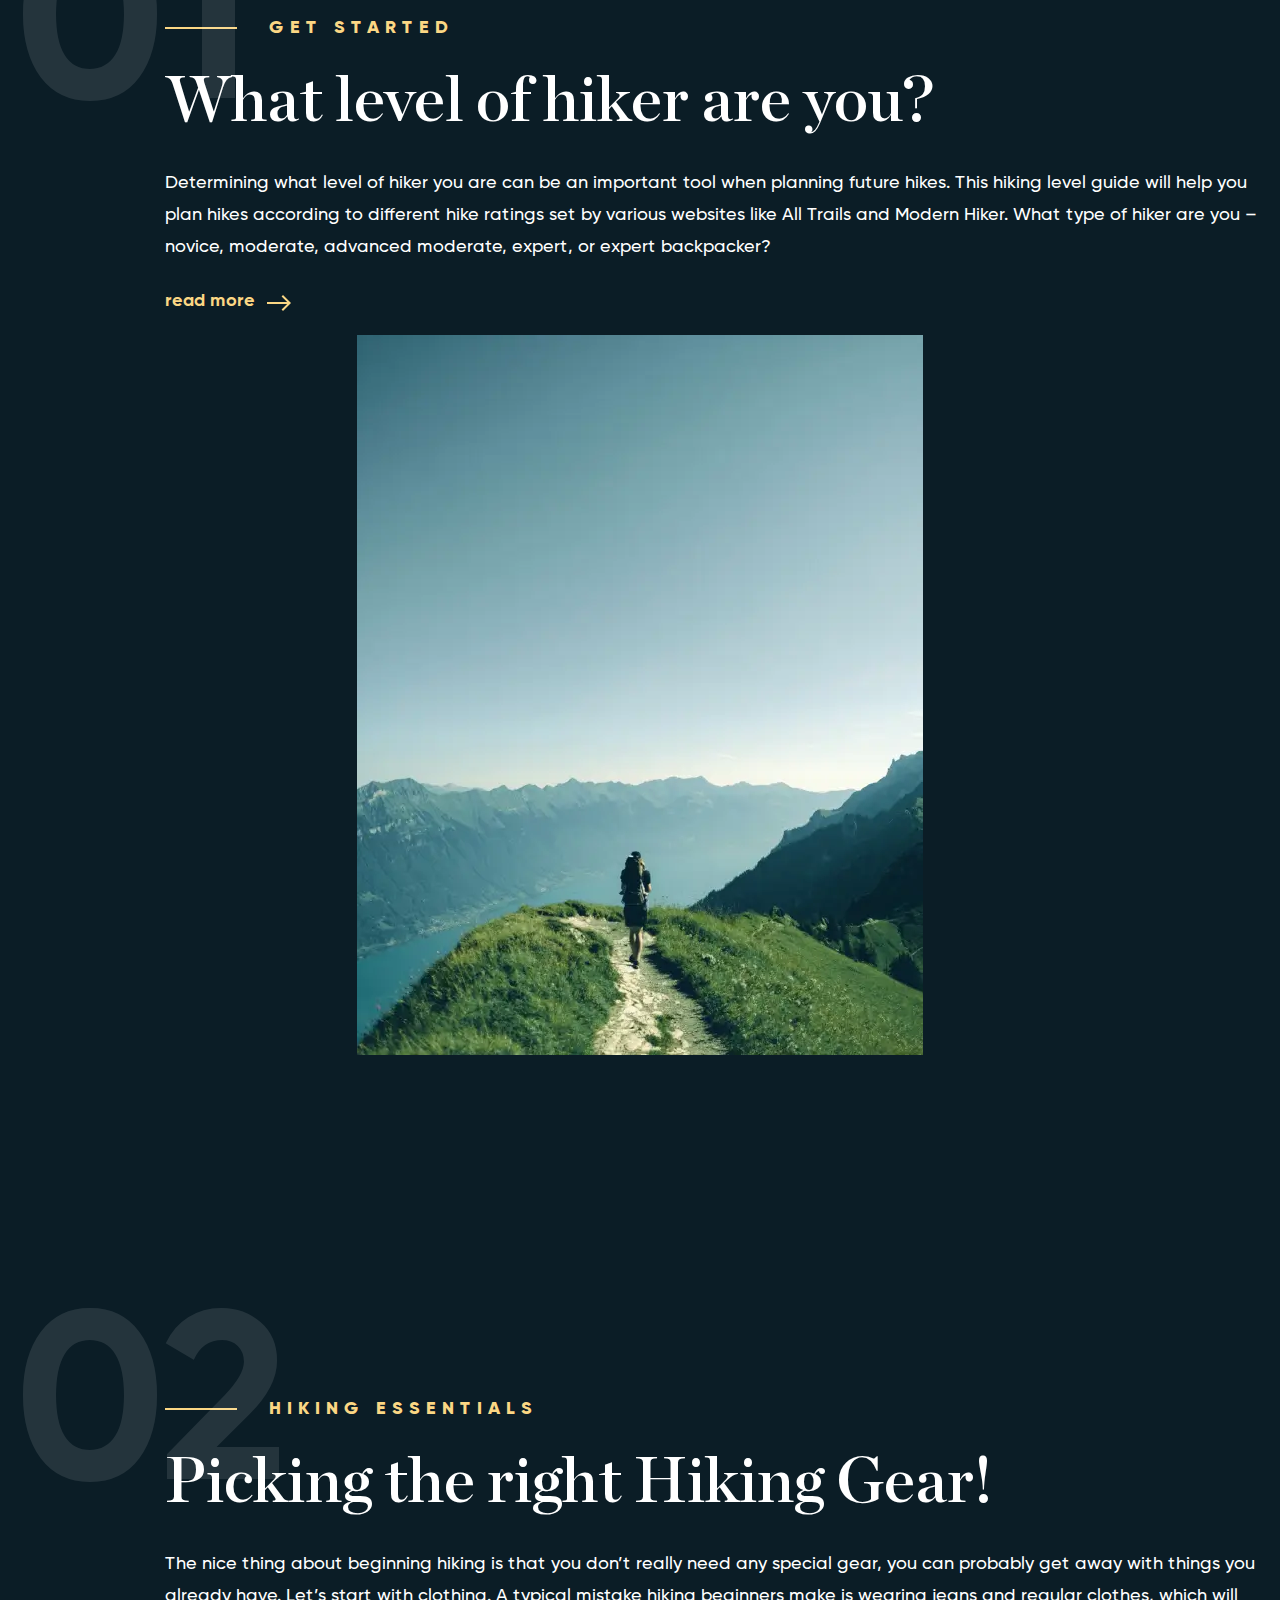
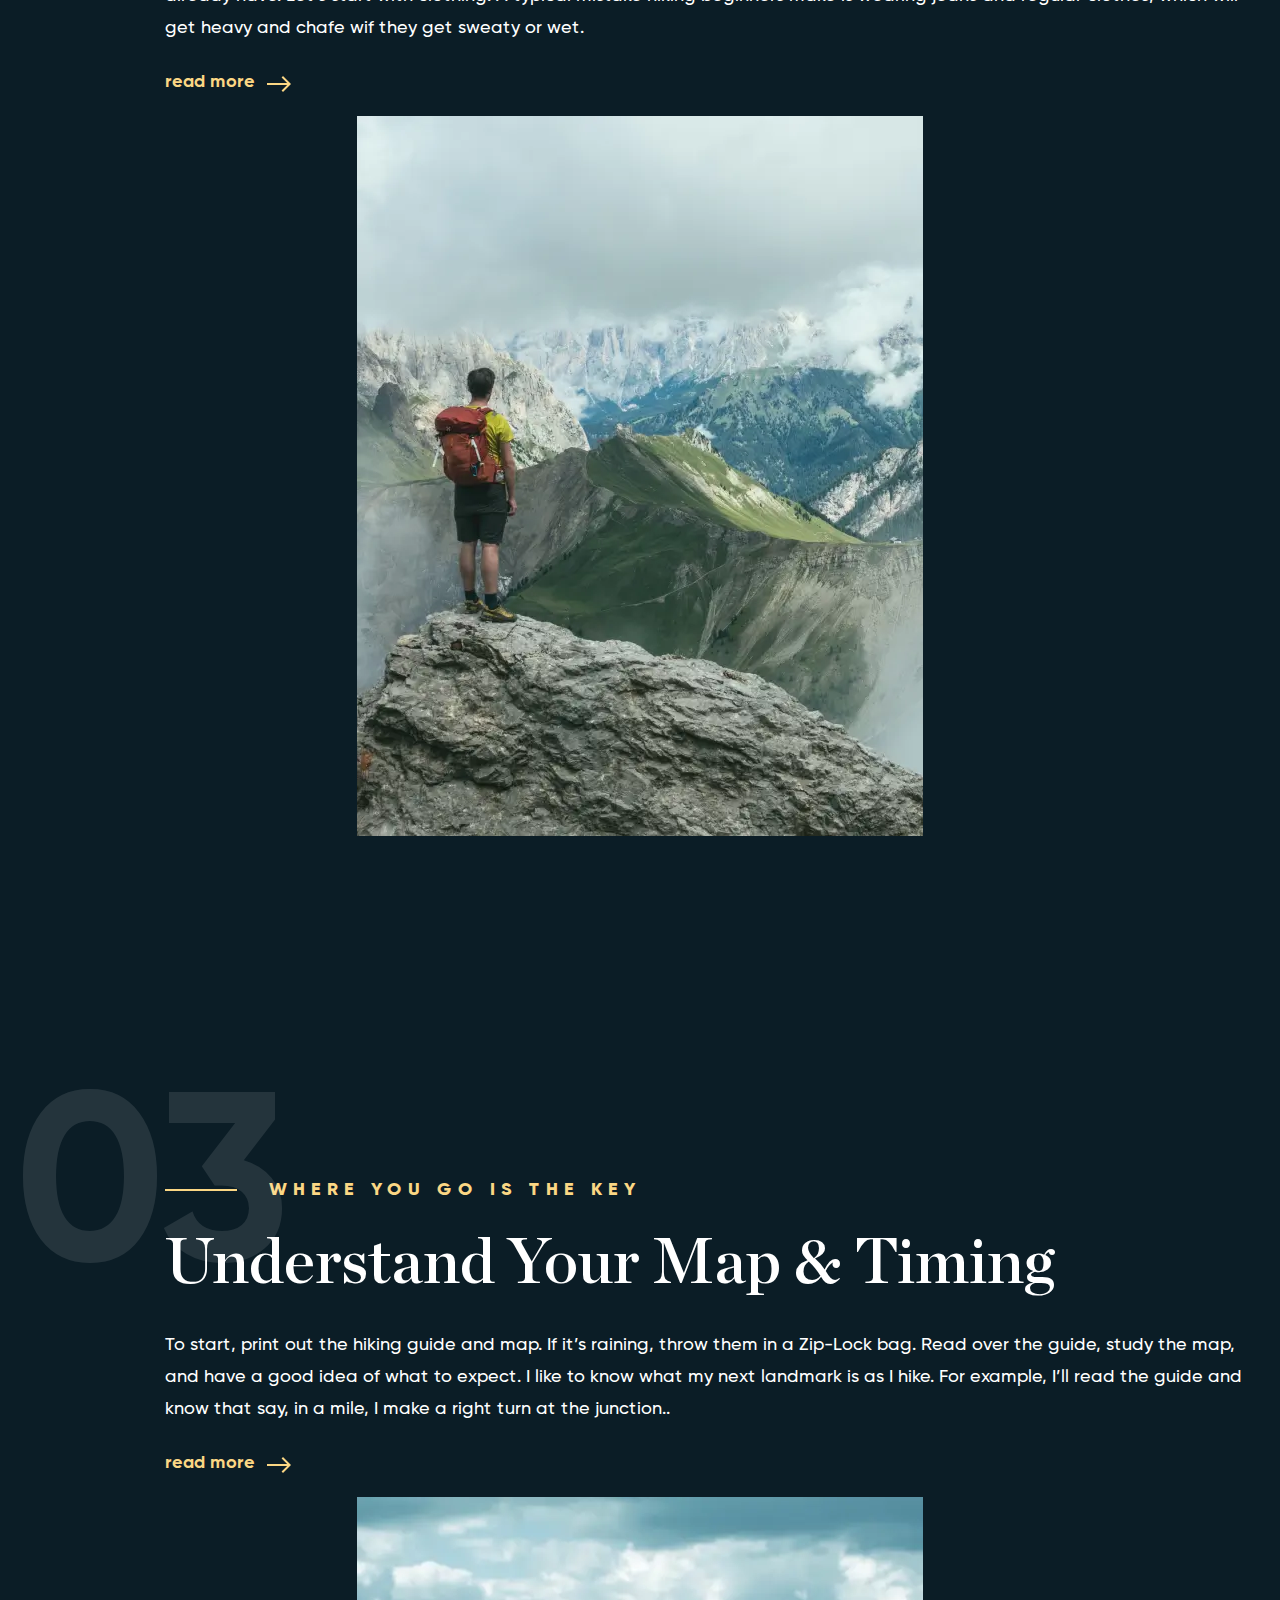
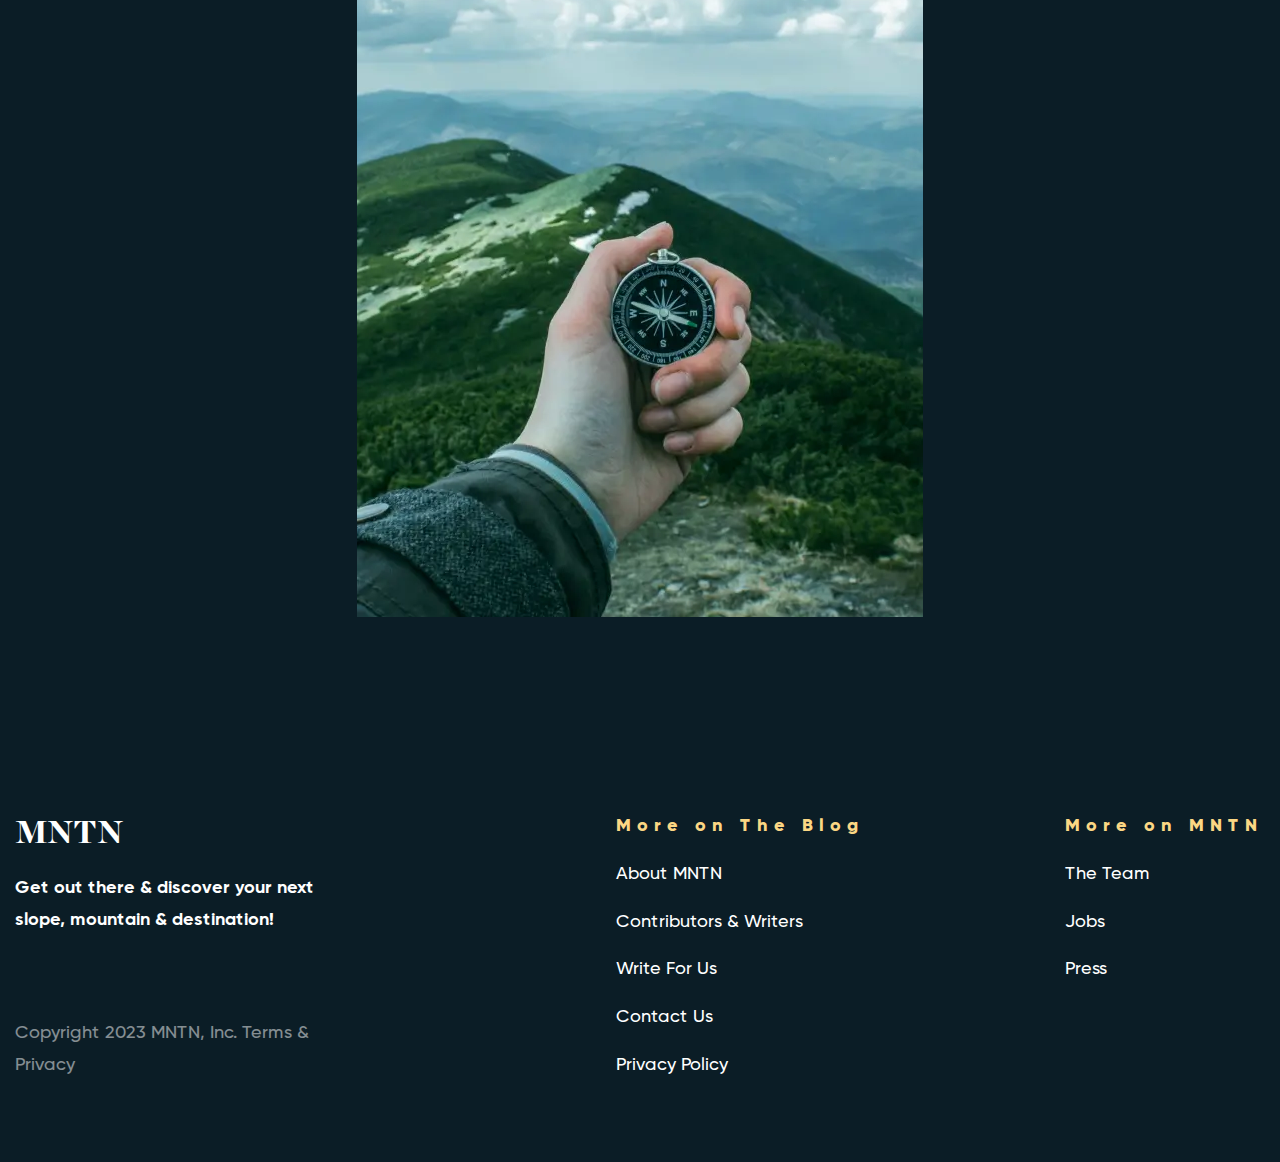
<file: mntn/index.html>
<!DOCTYPE html>
<html lang="en">

<head>
    <meta charset="UTF-8">
    <meta name="viewport" content="width=device-width, initial-scale=1.0">
    <title>MNTN</title>
    <link rel="stylesheet" href="css/style.css">
</head>

<body>
    <div class="wrapper">
        <header class="header">
            <div class="header__container">
                <div class="header__nav">
                    <div class="header__logo logo">
                        MNTN
                    </div>
                    <div class="header__links">
                        <a href="#" class="header__link">Equipment</a>
                        <a href="#" class="header__link">About us</a>
                        <a href="#" class="header__link">Blog</a>
                        <a href="#" class="header__link hidden">
                            <img src="img/icons/inst.svg" alt="instagram  icon">
                        </a>
                        <a href="#" class="header__link hidden">
                            <img src="img/icons/twitter.svg" alt="twitter  icon">
                        </a>
                    </div>
                    <div class="header__acc">
                        <a class="header__link-acc" href="#">Account</a>
                    </div>
                    <button class="icon-menu">
                        <span></span>
                    </button>
                </div>
                <section class="hero">

                    <div class="hero__links">
                        <p>Follow us</p>
                        <a href="#" class="hero__link">
                            <img src="img/icons/inst.svg" alt="instagram  icon">
                        </a>
                        <a href="#" class="hero__link">
                            <img src="img/icons/twitter.svg" alt="twitter  icon">
                        </a>
                    </div>
                    <div class="hero__text">
                        <p class="hero__subtitle">A Hiking guide</p>
                        <h1 class="hero__title">Be prepared for the Mountains and beyond!</h1>
                        <a href="#blog" class="hero__but">scroll down</a>
                    </div>
                    <div class="hero__slider">
                        <a href="#">Start</a>
                        <a href="#">01</a>
                        <a href="#">02</a>
                        <a href="#">03</a>
                    </div>

                </section>
            </div>
        </header>
        <main class="main">
            <div class="main__container">
                <div class="blog" id="blog">
                    <section class="blog-part">
                        <div class="blog-part__text">
                            <span class="blog-part__number">01</span>
                            <h2 class="blog-part__subtitle">GEt Started</h2>
                            <h3 class="blog-part__title">
                                What level of hiker are you?
                            </h3>
                            <p class="blog-part__paragraph">
                                Determining what level of hiker you are can be an important tool when planning future
                                hikes.
                                This hiking level guide will help you plan hikes according to different hike ratings set
                                by
                                various websites like All Trails and Modern Hiker. What type of hiker are you – novice,
                                moderate, advanced moderate, expert, or expert backpacker?
                            </p>
                            <a href="#" class="blog-part__more">read more
                                <svg viewBox="0 0 16 24" xmlns="http://www.w3.org/2000/svg"
                                    xmlns:xlink="http://www.w3.org/1999/xlink" width="16.000000" height="24.000000"
                                    fill="none">
                                    <path id="arrow1"
                                        d="M16 16L14.59 14.59L9 20.17L9 0L7 0L7 20.17L1.42 14.58L0 16L8 24L16 16Z"
                                        fill="#fbd784" fill-rule="nonzero" />
                                </svg>
                            </a>
                        </div>
                        <div class="blog-part__img">
                            <img src="img/01.webp" alt="landscape">
                        </div>
                    </section>
                    <section class="blog-part">
                        <div class="blog-part__text">
                            <span class="blog-part__number">02</span>
                            <h2 class="blog-part__subtitle">Hiking Essentials</h2>
                            <h3 class="blog-part__title">
                                Picking the right Hiking Gear!
                            </h3>
                            <p class="blog-part__paragraph">
                                The nice thing about beginning hiking is that you don’t really need any special gear,
                                you can probably get away with things you already have.
                                Let’s start with clothing. A typical mistake hiking beginners make is wearing jeans and
                                regular clothes, which will get heavy and chafe wif they get sweaty or wet.
                            </p>
                            <a href="#" class="blog-part__more">read more
                                <svg viewBox="0 0 16 24" xmlns="http://www.w3.org/2000/svg"
                                    xmlns:xlink="http://www.w3.org/1999/xlink" width="16.000000" height="24.000000"
                                    fill="none">
                                    <path id="arrow"
                                        d="M16 16L14.59 14.59L9 20.17L9 0L7 0L7 20.17L1.42 14.58L0 16L8 24L16 16Z"
                                        fill="#fbd784" fill-rule="nonzero" />
                                </svg>
                            </a>
                        </div>
                        <div class="blog-part__img">
                            <img src="img/02.webp" alt="landscape">
                        </div>
                    </section>
                    <section class="blog-part">
                        <div class="blog-part__text">
                            <span class="blog-part__number">03</span>
                            <h2 class="blog-part__subtitle">where you go is the key</h2>
                            <h3 class="blog-part__title">
                                Understand Your Map & Timing
                            </h3>
                            <p class="blog-part__paragraph">
                                To start, print out the hiking guide and map. If it’s raining, throw them in a Zip-Lock
                                bag. Read over the guide, study the map, and have a good idea of what to expect. I like
                                to know what my next landmark is as I hike. For example, I’ll read the guide and know
                                that say, in a mile, I make a right turn at the junction..
                            </p>
                            <a href="#" class="blog-part__more">read more
                                <svg viewBox="0 0 16 24" xmlns="http://www.w3.org/2000/svg"
                                    xmlns:xlink="http://www.w3.org/1999/xlink" width="16.000000" height="24.000000"
                                    fill="none">
                                    <path id="arrow2"
                                        d="M16 16L14.59 14.59L9 20.17L9 0L7 0L7 20.17L1.42 14.58L0 16L8 24L16 16Z"
                                        fill="#fbd784" fill-rule="nonzero" />
                                </svg>
                            </a>
                        </div>
                        <div class="blog-part__img">
                            <img src="img/03.webp" alt="landscape">
                        </div>
                    </section>
                </div>
            </div>
        </main>
        <footer class="footer">
            <div class="footer__container">
                <div class="footer__tables">
                    <div class="footer__terms">
                        <div class="footer__logo logo">MNTN</div>
                        <p class="footer__par-terms">Get out there & discover your next slope, mountain & destination!
                        </p>
                        <p class="footer__par-terms footer__par-terms--opacity">Copyright 2023 MNTN, Inc. Terms &
                            Privacy</p>
                    </div>
                    <div class="footer__links">
                        <h3 class="footer__subtitle-links">
                            More on The Blog
                        </h3>
                        <a href="#" class="footer__link">About MNTN</a>
                        <a href="#" class="footer__link">Contributors & Writers</a>
                        <a href="#" class="footer__link">Write For Us</a>
                        <a href="#" class="footer__link">Contact Us</a>
                        <a href="#" class="footer__link">Privacy Policy</a>
                    </div>
                    <div class="footer__links">
                        <h3 class="footer__subtitle-links">
                            More on MNTN
                        </h3>
                        <a href="#" class="footer__link">The Team</a>
                        <a href="#" class="footer__link">Jobs</a>
                        <a href="#" class="footer__link">Press</a>
                    </div>
                </div>
            </div>
        </footer>
    </div>
    <script src="js/script.js"></script>
</body>


</html>
</file>
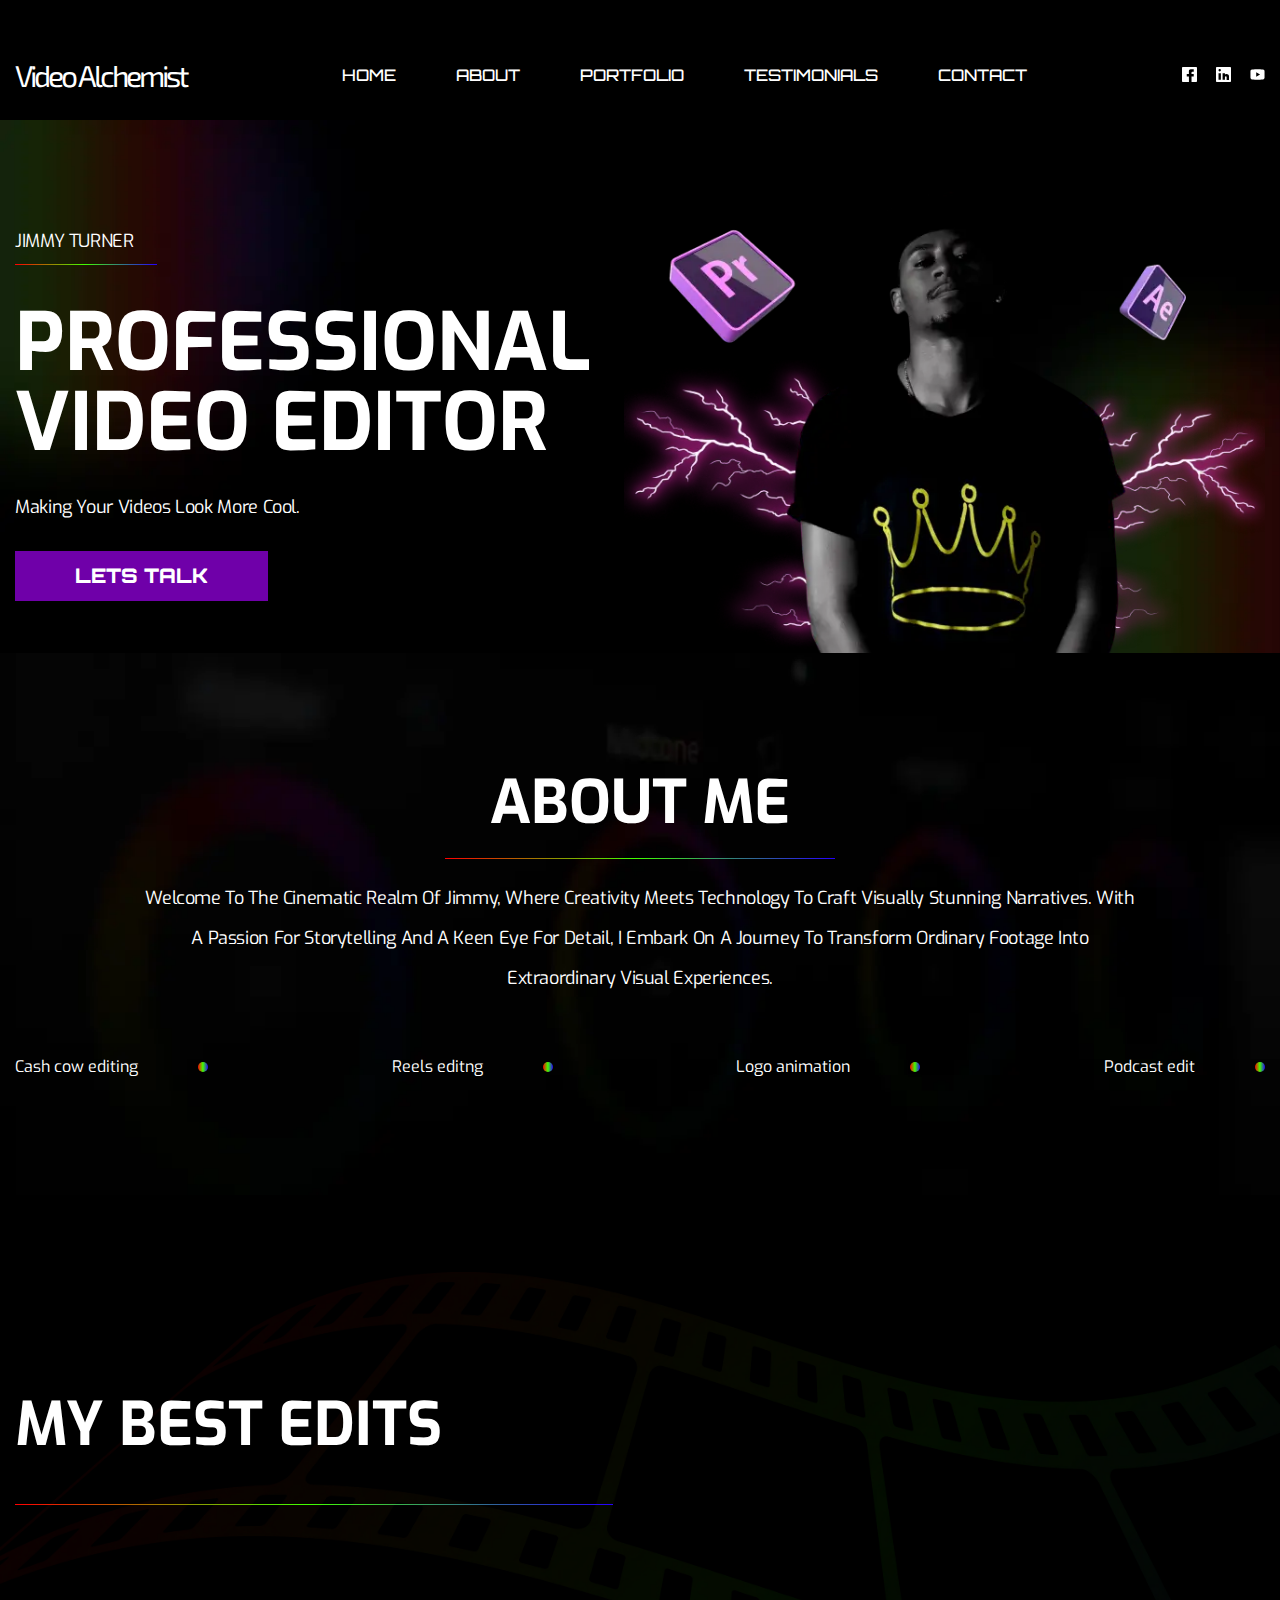
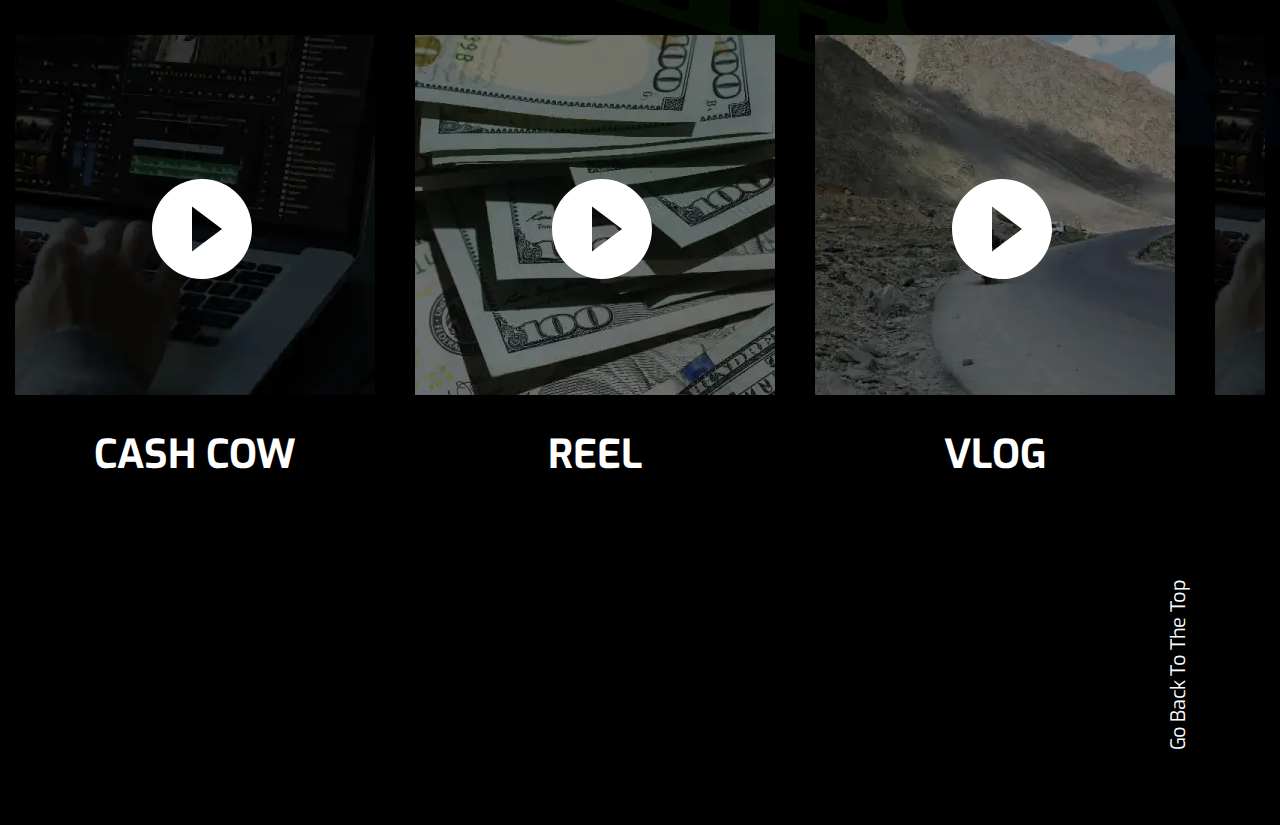
<file: videoalchemist/index.html>
<!DOCTYPE html>
<html lang="en">
<head>
    <meta charset="UTF-8">
    <meta name="viewport" content="width=device-width, initial-scale=1.0">
    <title>Video Alchemist</title>
    <link rel="stylesheet" href="css/styles.css">
</head>
<body>
    <div class="wrapper">
       <header class="header" id="header">
            <div class="header__container">
                <div class="header__logo">Video Alchemist</div>
                <ul class="header__list">
                    <li class="header__item">
                        <a href="#" class="header__link-item">home</a>
                    </li>
                    <li class="header__item">
                        <a href="#" class="header__link-item">about</a>
                    </li>
                    <li class="header__item">
                        <a href="#" class="header__link-item">portfolio</a>
                    </li>
                    <li class="header__item">
                        <a href="#" class="header__link-item">testimonials</a>
                    </li>
                    <li class="header__item">
                        <a href="#" class="header__link-item">contact</a>
                    </li>
                </ul>
                <div class="header__social">
                    <a href="#" class="header__link-social">
                        <img src="img/icons/facebook.svg" alt="facebook">
                    </a>
                    <a href="#" class="header__link-social">
                        <img src="img/icons/linkedin.svg" alt="linkedin">
                    </a>
                    <a href="#" class="header__link-social">
                        <img src="img/icons/youtube.svg" alt="youtube">
                    </a>
                </div>
                <div class="menu-icon">
                    <span></span>
                </div>
            </div>       
       </header>
       <main class="page">
            <div class="page__wrap page__wrap--margin">
                <div class="page__preview preview">
                    <div class="preview__container">
                        <div class="preview__article">
                            <div class="preview__subtitle">
                                <p>Jimmy Turner</p>
                            </div>
                            <h1 class="preview__title">
                                Professional video editor
                            </h1>
                            <p class="preview__descrip">
                                Making your videos look more cool.
                            </p>
                            <div class="preview__button">
                                <a href="#" class="preview__link-but">lets talk</a>
                            </div>
                        </div>
                        <div class="preview__image">
                            <img src="img/hero.webp" alt="hero">
                        </div>
                    </div>
                </div>
                <div class="page__about about">
                    <div class="about__container">
                        <div class="about__article">
                            <div  class="about__title">
                                <h2>About me</h2>
                            </div>
                            <p class="about__par">
                                Welcome to the cinematic realm of Jimmy, where creativity meets technology to craft visually stunning narratives. With a passion for storytelling and a keen eye for detail, I embark on a journey to transform ordinary footage into extraordinary visual experiences.
                            </p>
                        </div>
                        <ul class="about__list">
                            <li class="about__item">
                                <a href="#" class="about__link">Cash cow editing</a>
                            </li>
                            <li class="about__item">
                                <a href="#" class="about__link">Reels editng</a>
                            </li>
                            <li class="about__item">
                                <a href="#" class="about__link">Logo animation</a>
                            </li>
                            <li class="about__item">
                                <a href="#" class="about__link">Podcast edit</a>
                            </li>
                        </ul>
                    </div>
                </div>
                <div class="page__edits edits">
                    <div class="edits__container">
                        <div class="edits__title">
                            <h2>my best edits</h2>
                        </div>
                        <div class="edits__slider slider">
                            <div class="slider__card">
                                <div class="slider__image">
                                    <img src="img/slider_1.webp" alt="image">
                                    <span class="slider__text-image">Play video</span>
                                </div>
                                <div class="slider__title">CAsh cow</div>
                            </div>
                            <div class="slider__card">
                                <div class="slider__image">
                                    <img src="img/slider_2.webp" alt="image">
                                    <span class="slider__text-image">Play video</span>
                                </div>
                                <div class="slider__title">Reel</div>
                            </div>
                            <div class="slider__card">
                                <div class="slider__image">
                                    <img src="img/slider_3.webp" alt="image">
                                    <span class="slider__text-image">Play video</span>
                                </div>
                                <div class="slider__title">Vlog</div>
                            </div>
                            <div class="slider__card">
                                <div class="slider__image">
                                    <img src="img/slider_1.webp" alt="image">
                                    <span class="slider__text-image">Play video</span>
                                </div>
                                <div class="slider__title">CAsh cow</div>
                            </div>
                            <div class="slider__card">
                                <div class="slider__image">
                                    <img src="img/slider_2.webp" alt="image">
                                    <span class="slider__text-image">Play video</span>
                                </div>
                                <div class="slider__title">Reel</div>
                            </div>
                            <div class="slider__card">
                                <div class="slider__image">
                                    <img src="img/slider_3.webp" alt="image">
                                    <span class="slider__text-image">Play video</span>
                                </div>
                                <div class="slider__title">Vlog</div>
                            </div>
                        </div>
                    </div>
                </div>
            </div>
       </main>
       <footer class="footer">
            <div class="footer__container">
                <a href="#header" class="footer__text">Go back to the top</a>
            </div>
       </footer>
    </div> 
    <script src="js/script.js"></script> 
</body>
</html>
</file>
<file: mntn/css/style.css>
*,
*::before,
*::after {
  padding: 0;
  margin: 0;
  border: none;
  -webkit-box-sizing: border-box;
          box-sizing: border-box;
}

*::before,
*::after {
  display: inline-block;
}

a {
  text-decoration: none;
  display: inline-block;
  color: inherit;
}

li {
  list-style: none;
}

img {
  vertical-align: middle;
  max-width: 100%;
}

html,
body {
  line-height: 1;
  height: 100%;
}

h1,
h2,
h3,
h4,
h5,
h6 {
  font-weight: inherit;
  font-size: inherit;
}

/* FORM */
input,
button,
textarea {
  font-family: inherit;
  font-size: inherit;
  line-height: inherit;
  color: inherit;
  background-color: transparent;
}

input,
textarea {
  width: 100%;
}

button,
select,
option {
  cursor: pointer;
}

input[type=text],
input[type=email],
input[type=tel],
textarea {
  -webkit-appearance: none;
     -moz-appearance: none;
          appearance: none;
}

label {
  display: block;
}

@font-face {
  font-family: "Gilroy";
  src: url("../fonts/Gilroy-Medium.woff2");
  font-weight: 500;
  font-style: normal;
  font-display: swap;
}
@font-face {
  font-family: "Gilroy";
  src: url("../fonts/Gilroy-Bold.woff2");
  font-weight: 700;
  font-style: normal;
  font-display: swap;
}
@font-face {
  font-family: "Gilroy";
  src: url("../fonts/Gilroy-Extrabold.woff2");
  font-weight: 800;
  font-style: normal;
  font-display: swap;
}
@font-face {
  font-family: "Chronicle Display";
  src: url("../fonts/Chronicle-Display-Semibold.woff2");
  font-weight: 600;
  font-style: normal;
  font-display: swap;
}
@font-face {
  font-family: "Chronicle Display";
  src: url("../fonts/Chronicle-Display-Black.woff2");
  font-weight: 700;
  font-style: normal;
  font-display: swap;
}
body {
  background-color: rgb(11, 29, 38);
  font-size: 18px;
  font-family: "Gilroy", sans-serif;
  color: #fff;
}

[class*=__container] {
  max-width: 1492px;
  padding-left: 15px;
  padding-right: 15px;
  margin: 0 auto;
}

[class*=__title] {
  font-family: "Chronicle Display", serif;
  font-weight: 600;
  font-size: 64px;
  line-height: 1.21;
}
@media (max-width: 1024.98px) {
  [class*=__title] {
    font-size: 50px;
  }
}

[class*=__subtitle] {
  color: rgb(251, 215, 132);
  font-weight: 800;
  text-transform: uppercase;
  letter-spacing: 6px;
  display: -webkit-inline-box;
  display: -ms-inline-flexbox;
  display: inline-flex;
  gap: 32px;
  -webkit-box-align: center;
      -ms-flex-align: center;
          align-items: center;
  white-space: nowrap;
}
[class*=__subtitle]::before {
  content: "";
  width: 72px;
  height: 2px;
  background: rgb(251, 215, 132);
}
@media (max-width: 1024.98px) {
  [class*=__subtitle] {
    font-size: 14px;
  }
}

.logo {
  font-family: "Chronicle Display", serif;
  font-weight: 700;
  font-size: 32px;
  text-transform: capitalize;
}

.wrapper {
  min-height: 100%;
  overflow: clip;
  display: -webkit-box;
  display: -ms-flexbox;
  display: flex;
  -webkit-box-orient: vertical;
  -webkit-box-direction: normal;
      -ms-flex-direction: column;
          flex-direction: column;
}
.wrapper > main {
  -webkit-box-flex: 1;
      -ms-flex-positive: 1;
          flex-grow: 1;
}

.header {
  font-weight: 700;
  line-height: 1.22;
  background-image: url("../img/background.webp");
  background-repeat: no-repeat;
  background-position: center;
  background-size: cover;
}
.header a {
  -webkit-transition: all 0.5s;
  transition: all 0.5s;
}
.header a:hover {
  -webkit-transform: scale(1.2);
      -ms-transform: scale(1.2);
          transform: scale(1.2);
  -webkit-transition: all 0.5s;
  transition: all 0.5s;
}
.header__container {
  max-width: 1950px;
  padding: 64px 80px 15px 80px;
}
@media (max-width: 447.98px) {
  .header__container {
    padding: 65px 50px 15px 50px;
  }
}
@media (max-width: 374.98px) {
  .header__container {
    padding: 44px 20px 5px 20px;
  }
}
.header__nav {
  display: -webkit-box;
  display: -ms-flexbox;
  display: flex;
  gap: 20px;
  -webkit-box-pack: justify;
      -ms-flex-pack: justify;
          justify-content: space-between;
  -webkit-box-align: center;
      -ms-flex-align: center;
          align-items: center;
  margin-bottom: 271px;
}
@media (max-width: 447.98px) {
  .header__nav {
    margin-bottom: 150px;
  }
}
.header__links {
  display: -webkit-box;
  display: -ms-flexbox;
  display: flex;
  gap: 40px;
}
.header__links .hidden {
  display: none;
}
@media (max-width: 767.98px) {
  .header__links .hidden {
    display: block;
  }
  .header__links .hidden img {
    width: 30px;
  }
  .header__links {
    text-align: center;
    -webkit-transition: all 0.4s;
    transition: all 0.4s;
    position: fixed;
    width: 100%;
    height: 100%;
    right: -100%;
    top: 0;
    z-index: 3;
    background-color: rgb(11, 29, 38);
    padding: 100px 15px 30px 15px;
    -webkit-box-orient: vertical;
    -webkit-box-direction: normal;
        -ms-flex-direction: column;
            flex-direction: column;
    -webkit-box-align: stretch;
        -ms-flex-align: stretch;
            align-items: stretch;
    overflow: auto;
    font-size: 24px;
    opacity: 0;
    visibility: hidden;
  }
  body.menu-open .header__links {
    opacity: 1;
    right: 0;
    visibility: visible;
  }
  .header__links a:hover {
    -webkit-transform: scale(1);
        -ms-transform: scale(1);
            transform: scale(1);
  }
}
.header__link-acc {
  display: -webkit-inline-box;
  display: -ms-inline-flexbox;
  display: inline-flex;
  gap: 8px;
  -webkit-box-align: center;
      -ms-flex-align: center;
          align-items: center;
}
.header__link-acc::before {
  content: "";
  background: url("../img/icons/acc.svg") center/contain no-repeat;
  width: 24px;
  height: 24px;
}

.hero {
  display: -webkit-box;
  display: -ms-flexbox;
  display: flex;
  gap: 20px;
  -webkit-box-pack: justify;
      -ms-flex-pack: justify;
          justify-content: space-between;
}
.hero__links {
  display: -webkit-box;
  display: -ms-flexbox;
  display: flex;
  -webkit-box-orient: vertical;
  -webkit-box-direction: normal;
      -ms-flex-direction: column;
          flex-direction: column;
}
.hero__links p {
  -webkit-writing-mode: vertical-rl;
      -ms-writing-mode: tb-rl;
          writing-mode: vertical-rl;
}
.hero__links *:not(:last-child) {
  margin-bottom: 24px;
}
@media (max-width: 767.98px) {
  .hero__links {
    display: none;
  }
}
.hero__text {
  max-width: 950px;
  -webkit-box-flex: 1;
      -ms-flex-positive: 1;
          flex-grow: 1;
  margin-top: -72px;
}
.hero__text *:not(:last-child) {
  margin-bottom: 32px;
}
.hero__title {
  font-size: 88px;
  line-height: 1.14;
  text-transform: capitalize;
}
@media (max-width: 1024.98px) {
  .hero__title {
    font-size: 50px;
  }
}
.hero__but {
  display: -webkit-inline-box;
  display: -ms-inline-flexbox;
  display: inline-flex;
  gap: 16px;
  -webkit-box-align: center;
      -ms-flex-align: center;
          align-items: center;
  margin-bottom: 843px;
}
@media (max-width: 447.98px) {
  .hero__but {
    margin-bottom: 300px;
  }
}
.hero__but::after {
  content: "";
  background: url("../img/icons/arrow.svg") center/contain no-repeat;
  width: 16px;
  height: 24px;
}
.hero__slider {
  display: -webkit-box;
  display: -ms-flexbox;
  display: flex;
  -webkit-box-orient: vertical;
  -webkit-box-direction: normal;
      -ms-flex-direction: column;
          flex-direction: column;
  -webkit-box-align: end;
      -ms-flex-align: end;
          align-items: end;
}
.hero__slider a {
  display: -webkit-inline-box;
  display: -ms-inline-flexbox;
  display: inline-flex;
  gap: 32px;
  -webkit-box-align: center;
      -ms-flex-align: center;
          align-items: center;
}
.hero__slider a:hover {
  -webkit-transform: scale(1);
      -ms-transform: scale(1);
          transform: scale(1);
}
.hero__slider a::after {
  content: "";
  width: 3px;
  height: 61px;
  background: #fff;
}
.hero__slider a:not(:first-child) {
  opacity: 0.7;
}
@media (max-width: 767.98px) {
  .hero__slider {
    display: none;
  }
}

.icon-menu {
  display: none;
}
@media (max-width: 767.98px) {
  .icon-menu {
    display: block;
    width: 30px;
    height: 18px;
    position: relative;
    -ms-flex-negative: 0;
        flex-shrink: 0;
    z-index: 5;
  }
  .icon-menu::after, .icon-menu::before,
  .icon-menu span {
    position: absolute;
    content: "";
    width: 100%;
    height: 3px;
    border-radius: 5px;
    left: 0;
    background-color: #fff;
  }
  .icon-menu::before {
    top: 0;
    -webkit-transition: all 0.5s;
    transition: all 0.5s;
  }
  body.menu-open .icon-menu::before {
    -webkit-transform: rotate(-45deg) translateY(-2px);
        -ms-transform: rotate(-45deg) translateY(-2px);
            transform: rotate(-45deg) translateY(-2px);
    top: 50%;
  }
  .icon-menu::after {
    bottom: 0;
    -webkit-transition: all 0.5s;
    transition: all 0.5s;
  }
  body.menu-open .icon-menu::after {
    -webkit-transform: rotate(45deg) translateY(2px);
        -ms-transform: rotate(45deg) translateY(2px);
            transform: rotate(45deg) translateY(2px);
    bottom: 50%;
  }
  .icon-menu span {
    top: 50%;
    -webkit-transform: translateY(-50%);
        -ms-transform: translateY(-50%);
            transform: translateY(-50%);
    -webkit-transition: all 0.5s;
    transition: all 0.5s;
  }
  body.menu-open .icon-menu span {
    width: 0;
  }
}

.blog {
  margin-bottom: 200px;
}
@media (max-width: 767.98px) {
  .blog {
    margin-bottom: 80px;
  }
}

.blog-part:not(:last-child) {
  margin-bottom: 200px;
}
@media (max-width: 767.98px) {
  .blog-part:not(:last-child) {
    margin-bottom: 50px;
  }
}
.blog-part__number {
  color: rgb(255, 255, 255);
  opacity: 0.1;
  font-size: 240px;
  font-weight: 700;
  position: absolute;
  left: 0;
  top: 38px;
}
.blog-part {
  display: -webkit-box;
  display: -ms-flexbox;
  display: flex;
  -ms-flex-wrap: wrap;
      flex-wrap: wrap;
  -webkit-column-gap: 114px;
     -moz-column-gap: 114px;
          column-gap: 114px;
  row-gap: 20px;
  -webkit-box-align: center;
      -ms-flex-align: center;
          align-items: center;
  -webkit-box-pack: center;
      -ms-flex-pack: center;
          justify-content: center;
}
.blog-part:nth-child(even) {
  -webkit-box-orient: horizontal;
  -webkit-box-direction: reverse;
      -ms-flex-direction: row-reverse;
          flex-direction: row-reverse;
}
.blog-part__text {
  -webkit-box-flex: 1;
      -ms-flex: 1 1 50%;
          flex: 1 1 50%;
  position: relative;
  padding-top: 141px;
  padding-left: 150px;
}
@media (max-width: 767.98px) {
  .blog-part__text {
    padding-top: 50px;
    padding-left: 20px;
    padding-right: 20px;
  }
}
.blog-part__text *:not(:last-child) {
  margin-bottom: 27px;
}
.blog-part__subtitle {
  white-space: wrap;
}
@media (max-width: 1024.98px) {
  .blog-part__title {
    font-size: 40px;
  }
}
.blog-part__paragraph {
  line-height: 1.77;
}
.blog-part__more {
  color: rgb(251, 215, 132);
  font-weight: 700;
  line-height: 1.22;
  display: -webkit-inline-box;
  display: -ms-inline-flexbox;
  display: inline-flex;
  gap: 16px;
  -webkit-transition: all 1s;
  transition: all 1s;
}
.blog-part__more:hover {
  -webkit-transform: scale(1.1);
      -ms-transform: scale(1.1);
          transform: scale(1.1);
  -webkit-transition: all 0.5s;
  transition: all 0.5s;
}
.blog-part__more svg {
  -webkit-transform: rotate(-90deg);
      -ms-transform: rotate(-90deg);
          transform: rotate(-90deg);
}
.blog-part__img {
  -webkit-box-flex: 1;
      -ms-flex: 1 1 50%;
          flex: 1 1 50%;
  max-width: 566px;
}
.blog-part__img img {
  width: 100%;
  height: auto;
  aspect-ratio: 566/720;
  -o-object-fit: cover;
     object-fit: cover;
}

.footer__container {
  padding-bottom: 80px;
}
.footer__tables {
  display: grid;
  grid-template-columns: 1fr 0.5fr 0.5fr;
  gap: 200px;
}
@media (max-width: 1260px) {
  .footer__tables {
    gap: 100px;
  }
}
@media (max-width: 767.98px) {
  .footer__tables {
    grid-template-columns: 1fr;
    justify-items: center;
    text-align: center;
    gap: 40px;
  }
}
.footer__terms {
  display: -webkit-box;
  display: -ms-flexbox;
  display: flex;
  -webkit-box-orient: vertical;
  -webkit-box-direction: normal;
      -ms-flex-direction: column;
          flex-direction: column;
  gap: 24px;
  max-width: 350px;
}
.footer__par-terms {
  font-weight: 700;
  line-height: 1.77;
}
.footer__par-terms--opacity {
  opacity: 0.5;
  font-weight: 500;
  margin-top: auto;
}
.footer__links {
  display: -webkit-inline-box;
  display: -ms-inline-flexbox;
  display: inline-flex;
  -webkit-box-orient: vertical;
  -webkit-box-direction: normal;
      -ms-flex-direction: column;
          flex-direction: column;
  gap: 16px;
}
.footer__subtitle-links::before {
  content: "";
  display: none;
}
.footer__subtitle-links {
  text-transform: none;
  margin-bottom: 8px;
}
.footer__link {
  line-height: 1.77;
  font-weight: 500;
  -webkit-transition: all 0.5s;
  transition: all 0.5s;
}
.footer__link:hover {
  -webkit-transition: all 0.5s;
  transition: all 0.5s;
  -webkit-transform: scale(1.1);
      -ms-transform: scale(1.1);
          transform: scale(1.1);
}
</file>
<file: videoalchemist/css/styles.css>
@import url(https://fonts.googleapis.com/css?family=Exo:100,200,300,regular,500,600,700,800,900);
@import url(https://fonts.googleapis.com/css?family=Orbitron:regular,500,600,700,800,900);
@import url(https://fonts.googleapis.com/css?family=Exo+2:regular);
*,
*::before,
*::after {
  padding: 0;
  margin: 0;
  border: none;
  -webkit-box-sizing: border-box;
          box-sizing: border-box;
}

*::before,
*::after {
  display: inline-block;
}

a {
  text-decoration: none;
  color: inherit;
  display: inline-block;
}

li {
  list-style: none;
}

img {
  vertical-align: top;
}

h1,
h2,
h3,
h4,
h5,
h6 {
  font-weight: inherit;
  font-size: inherit;
}

html,
body {
  line-height: 1;
  height: 100%;
}

/* FORM */
input,
button,
textarea {
  font-family: inherit;
  font-size: inherit;
  line-height: inherit;
  color: inherit;
  background-color: transparent;
}

input,
textarea {
  width: 100%;
}

button,
select,
option {
  cursor: pointer;
}

input[type=text],
input[type=email],
input[type=tel],
textarea {
  -webkit-appearance: none;
     -moz-appearance: none;
          appearance: none;
}

body {
  font-family: "Exo", sans-serif;
  font-weight: 400;
  background-color: black;
  color: #FFF;
}

.wrapper {
  min-height: 100%;
  overflow: clip;
  display: -webkit-box;
  display: -ms-flexbox;
  display: flex;
  -webkit-box-orient: vertical;
  -webkit-box-direction: normal;
      -ms-flex-direction: column;
          flex-direction: column;
}

.wrapper > main {
  -webkit-box-flex: 1;
      -ms-flex-positive: 1;
          flex-grow: 1;
}

[class*=__container] {
  max-width: 1303px;
  margin: 0 auto;
  padding: 0px 15px;
}

.header__container {
  display: -webkit-box;
  display: -ms-flexbox;
  display: flex;
  gap: 50px;
  -webkit-box-pack: justify;
      -ms-flex-pack: justify;
          justify-content: space-between;
  -webkit-box-align: center;
      -ms-flex-align: center;
          align-items: center;
  padding-top: 60px;
  padding-bottom: 30px;
}
@media (max-width: 768.98px) {
  .header__container {
    padding-top: 30px;
  }
}
.header__logo {
  font-family: "Exo 2", sans-serif;
  font-size: 30px;
  letter-spacing: -3px;
  z-index: 5;
}
.header__list {
  display: -webkit-box;
  display: -ms-flexbox;
  display: flex;
  -ms-flex-wrap: wrap;
      flex-wrap: wrap;
  -webkit-column-gap: 60px;
     -moz-column-gap: 60px;
          column-gap: 60px;
  row-gap: 10px;
  -webkit-box-pack: center;
      -ms-flex-pack: center;
          justify-content: center;
}
@media (max-width: 768.98px) {
  .header__list {
    position: absolute;
    top: 0;
    left: -150%;
    -webkit-box-pack: start;
        -ms-flex-pack: start;
            justify-content: start;
    -webkit-box-align: end;
        -ms-flex-align: end;
            align-items: flex-end;
    -ms-flex-wrap: nowrap;
        flex-wrap: nowrap;
    padding-right: 15px;
    padding-top: 100px;
    -webkit-box-orient: vertical;
    -webkit-box-direction: normal;
        -ms-flex-direction: column;
            flex-direction: column;
    background-color: #000;
    width: 100%;
    height: 100vh;
    z-index: 2;
    overflow: auto;
    -webkit-transition-duration: 0.3s;
            transition-duration: 0.3s;
  }
  .menu-open .header__list {
    left: 0;
  }
}
@media (max-width: 454.98px) {
  .header__list {
    padding-top: 130px;
  }
}
.header__link-item {
  font-family: "Orbitron", sans-serif;
  font-size: 16px;
  font-weight: 500;
  line-height: 1.25;
  text-transform: uppercase;
  -webkit-transition-duration: 0.5s;
          transition-duration: 0.5s;
}
@media (any-hover: hover) {
  .header__link-item:hover {
    -webkit-transform: scale(1.2);
        -ms-transform: scale(1.2);
            transform: scale(1.2);
    color: #6F00A9;
  }
}
@media (max-width: 768.98px) {
  .header__link-item {
    font-size: 30px;
  }
}
.header__social {
  display: -webkit-box;
  display: -ms-flexbox;
  display: flex;
  -webkit-column-gap: 19px;
     -moz-column-gap: 19px;
          column-gap: 19px;
  -webkit-box-align: center;
      -ms-flex-align: center;
          align-items: center;
  -ms-flex-wrap: wrap;
      flex-wrap: wrap;
  row-gap: 10px;
}
@media (max-width: 454.98px) {
  .header__social {
    position: absolute;
    top: 0;
    left: -150%;
    z-index: 2;
    padding-top: 80px;
    padding-right: 15px;
    -webkit-box-pack: end;
        -ms-flex-pack: end;
            justify-content: flex-end;
    -webkit-box-align: start;
        -ms-flex-align: start;
            align-items: flex-start;
    width: 100%;
    height: 100vh;
    -webkit-transition-duration: 0.3s;
            transition-duration: 0.3s;
  }
  .menu-open .header__social {
    left: 0;
  }
}
.header__link-social {
  -webkit-transition-duration: 0.5s;
          transition-duration: 0.5s;
}
.header__link-social img {
  width: 15px;
  height: 15px;
  -webkit-transition-duration: 0.3s;
          transition-duration: 0.3s;
}
@media (max-width: 768.98px) {
  .header__link-social img {
    width: 25px;
    height: 25px;
  }
}
@media (any-hover: hover) {
  .header__link-social:hover {
    -webkit-transform: scale(1.3);
        -ms-transform: scale(1.3);
            transform: scale(1.3);
  }
}

.menu-icon {
  display: none;
}
@media (max-width: 768.98px) {
  .menu-icon {
    display: block;
    position: relative;
    -ms-flex-negative: 0;
        flex-shrink: 0;
    height: 20px;
    width: 30px;
  }
  .menu-icon::before, .menu-icon::after,
  .menu-icon span {
    content: "";
    height: 2px;
    width: 100%;
    position: absolute;
    left: 2px;
    background-color: #fff;
    -ms-flex-negative: 0;
        flex-shrink: 0;
    z-index: 5;
    -webkit-transition-duration: 0.3s;
            transition-duration: 0.3s;
  }
  .menu-icon::before {
    top: 0;
  }
  .menu-icon::after {
    bottom: 0;
  }
  .menu-icon span {
    top: 50%;
    -webkit-transform: translate(0px, -50%);
        -ms-transform: translate(0px, -50%);
            transform: translate(0px, -50%);
  }
  .menu-open .menu-icon::before {
    -webkit-transform: rotate(-45deg);
        -ms-transform: rotate(-45deg);
            transform: rotate(-45deg);
    top: 50%;
    margin-top: -1px;
  }
  .menu-open .menu-icon::after {
    -webkit-transform: rotate(45deg);
        -ms-transform: rotate(45deg);
            transform: rotate(45deg);
    bottom: 50%;
    margin-bottom: -1px;
  }
  .menu-open .menu-icon span {
    -webkit-transform: scale(0);
        -ms-transform: scale(0);
            transform: scale(0);
  }
}

.page__wrap--margin {
  margin-bottom: 150px;
}

.preview {
  background: url("../img/background.webp") 0 0/cover no-repeat;
  text-transform: uppercase;
}
.preview__container {
  display: -webkit-box;
  display: -ms-flexbox;
  display: flex;
  gap: 30px;
  -webkit-box-pack: justify;
      -ms-flex-pack: justify;
          justify-content: space-between;
  -webkit-box-align: center;
      -ms-flex-align: center;
          align-items: center;
  padding-top: 60px;
}
@media (max-width: 1078.98px) {
  .preview__container {
    -ms-flex-wrap: wrap;
        flex-wrap: wrap;
  }
}
.preview__article {
  display: -webkit-box;
  display: -ms-flexbox;
  display: flex;
  -webkit-box-orient: vertical;
  -webkit-box-direction: normal;
      -ms-flex-direction: column;
          flex-direction: column;
  gap: 35px;
}
.preview__subtitle {
  display: -webkit-box;
  display: -ms-flexbox;
  display: flex;
}
.preview__subtitle p {
  font-size: 18px;
  letter-spacing: -0.36px;
  text-transform: uppercase;
}
@media (max-width: 375.98px) {
  .preview__subtitle p {
    font-size: 14px;
  }
}
.preview__subtitle p::after {
  content: "";
  height: 1px;
  width: 120%;
  background: -webkit-gradient(linear, left top, right top, from(#F00), color-stop(48.9%, #42FF00), to(#2400FF));
  background: linear-gradient(90deg, #F00 0%, #42FF00 48.9%, #2400FF 100%);
}
.preview__title {
  font-size: 80px;
  font-weight: 700;
}
@media (max-width: 599.98px) {
  .preview__title {
    font-size: 60px;
  }
}
@media (max-width: 454.98px) {
  .preview__title {
    font-size: 32px;
  }
}
.preview__descrip {
  font-size: 18px;
  letter-spacing: -0.36px;
  text-transform: capitalize;
}
@media (max-width: 375.98px) {
  .preview__descrip {
    font-size: 14px;
  }
}
.preview__link-but {
  font-family: "Orbitron", sans-serif;
  font-size: 20px;
  font-weight: 900;
  padding: 15px 60px;
  background-color: #6F00A9;
  -webkit-box-shadow: 0px 4px 10px 0px rgba(0, 0, 0, 0.25);
          box-shadow: 0px 4px 10px 0px rgba(0, 0, 0, 0.25);
  -webkit-transition-duration: 0.5s;
          transition-duration: 0.5s;
}
@media (any-hover: hover) {
  .preview__link-but:hover {
    -webkit-transform: scale(1.1);
        -ms-transform: scale(1.1);
            transform: scale(1.1);
    background-color: #ffffff;
    color: #6F00A9;
  }
}
@media (max-width: 375.98px) {
  .preview__link-but {
    font-size: 14px;
  }
}
.preview__image {
  margin-top: auto;
  -webkit-box-flex: 0;
      -ms-flex: 0 1 100%;
          flex: 0 1 100%;
}
.preview__image img {
  aspect-ratio: 688/508;
  width: 100%;
  height: 100%;
  -o-object-fit: contain;
     object-fit: contain;
}

.about {
  background: url("../img/background_about.webp") 0 0/cover no-repeat;
  padding-top: 120px;
  padding-bottom: 120px;
}
@media (max-width: 443.98px) {
  .about {
    padding-top: 50px;
    padding-bottom: 50px;
  }
}
.about__container {
  display: -webkit-box;
  display: -ms-flexbox;
  display: flex;
  -webkit-box-orient: vertical;
  -webkit-box-direction: normal;
      -ms-flex-direction: column;
          flex-direction: column;
  gap: 60px;
  -webkit-box-align: center;
      -ms-flex-align: center;
          align-items: center;
}
@media (max-width: 443.98px) {
  .about__container {
    gap: 30px;
  }
}
.about__article {
  display: -webkit-box;
  display: -ms-flexbox;
  display: flex;
  max-width: 990px;
  -webkit-box-orient: vertical;
  -webkit-box-direction: normal;
      -ms-flex-direction: column;
          flex-direction: column;
  gap: 20px;
  -webkit-box-align: center;
      -ms-flex-align: center;
          align-items: center;
}
.about__title h2 {
  font-size: 60px;
  font-weight: 700;
  text-transform: uppercase;
  display: -webkit-box;
  display: -ms-flexbox;
  display: flex;
  -webkit-box-orient: vertical;
  -webkit-box-direction: normal;
      -ms-flex-direction: column;
          flex-direction: column;
  -webkit-box-align: center;
      -ms-flex-align: center;
          align-items: center;
  gap: 25px;
}
@media (max-width: 599.98px) {
  .about__title h2 {
    font-size: 40px;
  }
}
@media (max-width: 375.98px) {
  .about__title h2 {
    font-size: 24px;
  }
}
.about__title h2::after {
  content: "";
  height: 1px;
  width: 130%;
  background: -webkit-gradient(linear, left top, right top, from(#F00), color-stop(48.9%, #42FF00), to(#2400FF));
  background: linear-gradient(90deg, #F00 0%, #42FF00 48.9%, #2400FF 100%);
}
.about__par {
  text-align: center;
  font-size: 18px;
  line-height: 2.22;
  letter-spacing: -0.36px;
  text-transform: capitalize;
}
@media (max-width: 375.98px) {
  .about__par {
    font-size: 14px;
  }
}
.about__list {
  width: 100%;
  display: -webkit-box;
  display: -ms-flexbox;
  display: flex;
  -webkit-column-gap: 60px;
     -moz-column-gap: 60px;
          column-gap: 60px;
  row-gap: 10px;
  -ms-flex-wrap: wrap;
      flex-wrap: wrap;
  -webkit-box-pack: justify;
      -ms-flex-pack: justify;
          justify-content: space-between;
}
@media (max-width: 907.89px) {
  .about__list {
    -webkit-box-pack: center;
        -ms-flex-pack: center;
            justify-content: center;
  }
}
@media (max-width: 443.98px) {
  .about__list {
    -webkit-box-orient: vertical;
    -webkit-box-direction: normal;
        -ms-flex-direction: column;
            flex-direction: column;
    -webkit-box-align: end;
        -ms-flex-align: end;
            align-items: flex-end;
  }
}
.about__link {
  display: -webkit-box;
  display: -ms-flexbox;
  display: flex;
  gap: 60px;
  -webkit-transition-duration: 0.3s;
          transition-duration: 0.3s;
  -webkit-box-align: center;
      -ms-flex-align: center;
          align-items: center;
}
@media (max-width: 375.98px) {
  .about__link {
    font-size: 14px;
  }
}
.about__link::after {
  content: "";
  width: 10px;
  height: 10px;
  -ms-flex-negative: 0;
      flex-shrink: 0;
  border-radius: 50%;
  background: -webkit-gradient(linear, left top, right top, from(#F00), color-stop(48.9%, #42FF00), to(#2400FF));
  background: linear-gradient(90deg, #F00 0%, #42FF00 48.9%, #2400FF 100%);
}
@media (any-hover: hover) {
  .about__link:hover {
    -webkit-transform: scale(1.2);
        -ms-transform: scale(1.2);
            transform: scale(1.2);
    color: #6F00A9;
  }
}

.edits {
  background: rgba(0, 0, 0, 0.5) url("../img/background_edits.webp") 0 0/cover no-repeat;
}
.edits__container {
  display: -webkit-box;
  display: -ms-flexbox;
  display: flex;
  -webkit-box-orient: vertical;
  -webkit-box-direction: normal;
      -ms-flex-direction: column;
          flex-direction: column;
  gap: 120px;
}
@media (max-width: 443.98px) {
  .edits__container {
    gap: 60px;
  }
}
.edits__title {
  padding-top: 200px;
  display: -webkit-box;
  display: -ms-flexbox;
  display: flex;
}
@media (max-width: 768.98px) {
  .edits__title {
    padding-top: 0px;
  }
}
.edits__title h2 {
  font-size: 60px;
  font-weight: 700;
  text-transform: uppercase;
}
@media (max-width: 599.98px) {
  .edits__title h2 {
    font-size: 40px;
  }
}
@media (max-width: 375.98px) {
  .edits__title h2 {
    font-size: 24px;
  }
}
.edits__title h2::after {
  content: "";
  height: 1px;
  width: 140%;
  background: -webkit-gradient(linear, left top, right top, from(#F00), color-stop(48.9%, #42FF00), to(#2400FF));
  background: linear-gradient(90deg, #F00 0%, #42FF00 48.9%, #2400FF 100%);
}
@media (max-width: 768.98px) {
  .edits__title h2::after {
    width: 120%;
  }
}

.slider {
  overflow-x: auto;
  overflow-y: hidden;
  padding-bottom: 30px;
  display: -webkit-box;
  display: -ms-flexbox;
  display: flex;
  gap: 40px;
}
.slider__card {
  display: -webkit-box;
  display: -ms-flexbox;
  display: flex;
  gap: 40px;
  -webkit-box-orient: vertical;
  -webkit-box-direction: normal;
      -ms-flex-direction: column;
          flex-direction: column;
  min-width: 360px;
}
@media (max-width: 443.98px) {
  .slider__card {
    min-width: 195px;
  }
}
@media (any-hover: hover) {
  .slider__card:hover .slider__image::after {
    -webkit-transform: scale(1.2);
        -ms-transform: scale(1.2);
            transform: scale(1.2);
  }
  .slider__card:hover .slider__title {
    color: #6F00A9;
  }
  .slider__card:hover .slider__text-image {
    opacity: 1;
    -webkit-transform: translateY(80px);
        -ms-transform: translateY(80px);
            transform: translateY(80px);
  }
}
.slider__image {
  position: relative;
}
.slider__image::after {
  content: "";
  background: url("../img/icons/play.svg") 0 0/cover no-repeat;
  width: 100px;
  height: 100px;
  position: absolute;
  top: 40%;
  left: 38%;
  -webkit-transition-duration: 0.3s;
          transition-duration: 0.3s;
}
@media (max-width: 443.98px) {
  .slider__image::after {
    width: 50px;
    height: 50px;
  }
}
.slider__image img {
  aspect-ratio: 360/360;
  -o-object-fit: cover;
     object-fit: cover;
  width: 100%;
  height: 100%;
}
.slider__text-image {
  font-family: "Exo", sans-serif;
  font-size: 40px;
  font-weight: 700;
  text-transform: uppercase;
  position: absolute;
  width: 100%;
  opacity: 0;
  top: 50%;
  left: 20%;
  -webkit-transition: all 0.5s;
  transition: all 0.5s;
  z-index: 2;
}
@media (max-width: 768.98px) {
  .slider__text-image {
    display: none;
  }
}
.slider__title {
  font-size: 40px;
  font-weight: 700;
  text-transform: uppercase;
  text-align: center;
  -webkit-transition-duration: 0.3s;
          transition-duration: 0.3s;
}
@media (max-width: 443.98px) {
  .slider__title {
    font-size: 14px;
  }
}

.footer__container {
  padding-bottom: 150px;
  display: -webkit-box;
  display: -ms-flexbox;
  display: flex;
  -webkit-box-pack: end;
      -ms-flex-pack: end;
          justify-content: flex-end;
}
@media (max-width: 599.98px) {
  .footer__container {
    -webkit-box-pack: center;
        -ms-flex-pack: center;
            justify-content: center;
    padding-bottom: 50px;
  }
}
.footer__text {
  -webkit-transform: rotate(-90deg);
      -ms-transform: rotate(-90deg);
          transform: rotate(-90deg);
  font-size: 20px;
  letter-spacing: -0.4px;
  text-transform: capitalize;
  -webkit-transition-duration: 0.5s;
          transition-duration: 0.5s;
}
@media (any-hover: hover) {
  .footer__text:hover {
    -webkit-transform: rotate(-90deg) scale(1.1);
        -ms-transform: rotate(-90deg) scale(1.1);
            transform: rotate(-90deg) scale(1.1);
  }
}
@media (max-width: 599.98px) {
  .footer__text {
    -webkit-transform: rotate(0deg);
        -ms-transform: rotate(0deg);
            transform: rotate(0deg);
  }
}
</file>
<file: krovato#1/css/style.css>
@import "reset.css";

@import "fonts.css";

body {
    font-family: "ProximaNova", sans-serif;
    font-weight: 400;
	background-color: #F8F8F8;
}

.wrapper {
	min-height: 100%;
	overflow: clip;

	display: flex;
	flex-direction: column;
}
.wrapper > main {
	flex-grow: 1;
}

[class*=__container] {
	max-width: 1320px;
	margin: 0 auto;
	padding: 0px 15px;
}
.popular--margin {
	margin: 0 0 70px 0;
}
.most-popular--margin{
	margin: 0 0 70px 0;
}
.discount--margin {
	margin: 0 0 70px 0;
}
.header {
	display: flex;
	flex-direction: column;
	
}
.header__top {
	color: #535353;
	font-size: 16px;
	line-height: 1.875;
	padding: 15px 0;
}

.header__container {
	display: flex;
	justify-content: space-between;
	align-items: center;
}
.header__list-about {
	display: flex;
	gap: 30px;
}
.header__link-about {
	transition-duration: 0.2s;
}
.header__link-about:hover {
	color: #444444;
	transform: scale(1.1);
}
.header__contacts {
	display: flex;
	margin: 0 24px 0 0;
}
.header__contacts > p {
	margin: 0 20px 0 0;
}
.header__list-contacts {
	display: flex;
	gap: 10px;
	margin: 0 30px 0 0;
}
.header__link-contacts {
	transition-duration: 0.2s;
}
.header__link-contacts:hover {
	transform: scale(1.1);
}
.header__language {
	font-family: "ProximaNova-Semibold", sans-serif;
	font-size: 19px;
	position: relative;
}

.header__language::after {
	content: "";
	background: url("../img/icons/arrow-down-gray.svg")0 0/100% no-repeat;
	width: 24px;
	height: 24px;
	position: absolute;
	top: 5px;
	right: -25px;
}
.header__main {
	background-color: #fff;
	padding: 25px 0;
	margin: 0 0 3px 0;
	position: sticky;
	z-index: 50;
	top: 0;
	left: 0;
}
.header__button-cat {
	background-color: #FFBC57;
	color: #fff;
  	font-size: 19px;
	border-radius: 8px 8px 8px 8px;
	line-height: 1.26;
	font-family: "ProximaNova-Semibold", sans-serif;
	padding: 11px 20px 11px 54px;
	position: relative;
	transition-duration: 0.2s;
}

.header__button-cat::before {
	content: "";
	background: url("../img/icons/menu-catalog.svg")0 0/100% no-repeat;
	width: 24px;
	height: 24px;
	position: absolute;
	top: 11px;
	left: 20px;
}

.header__button-cat:hover {
	background-color: #f7ad3e;
}

.header__search-input {
	flex-basis: 421px;
	border: 1px solid #B1B1B1;
	border-radius: 8px 8px 8px 8px;
}
.header__inside-search-inp {
	display: flex;
	justify-content: space-between;	
	padding: 10px 15px;
}
.header__inside-search-inp > p {
	color: #B1B1B1;
  	font-size: 16px;
	line-height: 1.875;
}

.header__button-search > img {
	width: 24px;
	height: 24px;
}
.header__number {
	position: relative;
	flex-basis: 230px;
	padding: 0 0 0 60px;
}
.header__number::before {
	content: "";
	background: url("../img/icons/icon-tel.svg")0 0/100% no-repeat;
	width: 50px;
	height: 50px;
	position: absolute;
	top: 0;
	left: 0px;
}
.header__number::after {
	content: "";
	background: url("../img/icons/arrow-down-gray.svg")0 0/100% no-repeat;
	width: 24px;
	height: 24px;
	position: absolute;
	top: 10px;
	right: 0px;
}

.header__number > span {
	color: #535353;
  	font-size: 13px;
	font-family: 'ProximaNova-Light', sans-serif;
	line-height: 1.69;
}
.header__number > p {
	color: #2b2929;
  	font-size: 20px;
	font-family: 'ProximaNova-Semibold', sans-serif;
	line-height: 1.4;
}
.header__link-favourite {
	transition-duration: 0.2s;
}
.header__link-favourite:hover {
	transform: scale(1.2);
}
.header__link-favourite > img {
	width: 50px;
	height: 50px;
}
.header__cart {
	margin: 0 0 0 -10px;
}
.header__link-cart {
	transition-duration: 0.2s;
}
.header__link-cart:hover {
	transform: scale(1.2);
}
.header__link-cart > img {
	width: 50px;
	height: 50px;
}
.header__bottom {
	background-color: #fff;
	color: #535353;
  	font-size: 19px;
	font-family: 'ProximaNova-Semibold', sans-serif;
	line-height: 1.26;
	padding: 18px 0;
	margin: 0 0 50px 0;
}

.header__list-special {
	display: flex;
	gap: 40px;
}

.header__link-special {
	transition-duration: 0.2s;
	padding: 2px 0 0 34px;
}
.header__link-special:hover {
	color: #4b4b4b;
	transform: scale(1.2);
}
.header__link-special--discount {
	position: relative;
}
.header__link-special--discount::before {
	content: "";
	background: url("../img/icons/discount.svg");
	width: 24px;
	height: 24px;
	position: absolute;
	top: 0;
	left: 0;
}
.header__link-special--sale {
	position: relative;
}
.header__link-special--sale::before {
	content: "";
	background: url("../img/icons/sale.svg");
	width: 24px;
	height: 24px;
	position: absolute;
	top: 0;
	left: 0;
}

.header__link-special--credit {
	position: relative;
}
.header__link-special--credit::before {
	content: "";
	background: url("../img/icons/credit.svg");
	width: 24px;
	height: 24px;
	position: absolute;
	top: 0;
	left: 0;
}

.header__list-categories {
	display: flex;
	gap: 40px;
}
.header__link-categories {
	transition-duration: 0.2s;
}
.header__link-categories:hover {
	color: #535353;
	transform: scale(1.1);
}
.popular__title {
	margin: 0 0 40px 0;
}
.main-title {
	color: #2b2929;
	font-size: 40px;
	font-family: 'ProximaNova-Semibold', sans-serif;
	line-height: 1.2;
	padding: 0 30px 0 0;
}

.main-subtitle {
	font-family: 'ProximaNova-Semibold', sans-serif;
	color: #ffbc57;
  	font-size: 19px;
	position: relative;
	display: inline-block;
	transition: 0.2s;
}

.main-subtitle::after {
	content: "";
	background: url("../img/icons/arrow-more.svg");
	width: 24px;
	height: 24px;
	position: absolute;
	bottom: -3px;
	right: -30px;
}
.main-subtitle:hover {
	transform: scale(1.1);
	color: #f8b043;
}

.popular__cards {
	display: flex;
	column-gap: 10px;
	row-gap: 20px;
	flex-wrap: wrap;
}
.popular__card {
	background: #fff url("../img/content/background-shadow-card.svg") bottom/100% no-repeat;
	box-shadow: -3px 4px 15px 0 rgba(0,0,0,.06);
  	border-radius: 8px 8px 8px 8px;
	position: relative;
	flex-basis: 250px;
	height: 300px;
	transition: 0.3s;
}

.popular__title-card > h3 {
	color: #2b2929;
  	font-size: 20px;
	line-height: 1.4;
	position: absolute;
	top: 20px;
	left: 20px;
	z-index: 2;
	transition-duration: 0.5s;
	font-family: 'ProximaNova-Semibold', sans-serif;
}
.popular__title-card > p {
	color: #b1b1b1;;
  	font-size: 20px;
	line-height: 1.4;
	position: absolute;
	top: 20px;
	right: 20px;
	z-index: 2;
	font-family: 'ProximaNova-Semibold', sans-serif;
}
.popular__img-card {
	position: absolute;
	bottom: 0;
	left: 0;
}
.popular__link-card {
	position: absolute;
	right: 20px;
	bottom: 20px;
	transition-duration: 0.5s;
	opacity: 0;
}
.popular__link-card > img {
	width: 50px;
	height: 50px;
}
.popular__card:hover {
	box-shadow: 3px 4px 15px 0 rgba(29, 29, 29, 0.536);
}

.popular__card:hover h3 {
	color: #ffbc57;
}

.popular__card:hover .popular__link-card {
	opacity: 1;
	transform: scale(1.1);
}

.most-popular__title {
	display: flex;
	align-items: center;
	margin: 0 0 40px 0;
}


.most-popular__cards {
	display: flex;
	flex-wrap: wrap;
	gap: 30px;
}
.most-popular__card {
	flex-basis: 300px;
	height: 468px;
	border: 1px solid #e3e2e2;
	box-shadow: -3px 4px 15px 0 rgba(0,0,0, 0.06);
	background-color: #fff;
	border-radius: 8px;
	display: flex;
	flex-direction: column;
	padding: 19px;
	justify-content: space-between;
	transition-duration: 0.3s;
}

.most-popular__img-card img {
	width: 260px;
	height: 220px;
	border-radius: 8px;
}
.most-popular__about-card > p {
	color: #535353;
  	font-size: 13px;
	font-family: 'ProximaNova-Light', sans-serif;
	line-height: 1.69;
	padding: 0 0 10px 0;
}
.most-popular__about-card > h3 {
	color: #2b2929;
  	font-size: 19px;
	line-height: 1.26;
	font-family: 'ProximaNova-Semibold', sans-serif;
}
.most-popular__availability {
	color: #2b2929;
  	font-size: 13px;
	font-family: 'ProximaNova-Light', sans-serif;
	line-height: 1.69;
	position: relative;
	padding: 0 0 0 29px;
}
.most-popular__availability::before {
	content: "";
	background: url("../img/icons/check.svg")0 0/100% no-repeat;
	width: 24px;
	height: 24px;
	position: absolute;
	left: 0;
	top: -2px;
}

.most-popular__bottom {
	display: flex;
	justify-content: space-between;
	align-items: end;
}
.most-popular__price > p {
	color: #2b2929;
  	font-size: 20px;
	font-family: 'ProximaNova-Semibold', sans-serif;
	line-height: 1.4;
	padding: 0 0 10px 0;
}

.most-popular__price--old-price {
	margin: 0 0 -10px 0;
}

.old-price {
	color: #e03d3d;
  	font-size: 15px;
	font-family: 'ProximaNova-Semibold', sans-serif;
	text-decoration: line-through;
	line-height: 1.46;
}
.most-popular__favourite {
	margin: 0 5px 0 0;
	transition: 0.3s;
}
.most-popular__favourite img {
	width: 50px;
	height: 50px;
}
.most-popular__cart {
	transition: 0.3s;
}
.most-popular__cart img {
	width: 50px;
	height: 50px;
}

.most-popular__card:hover{
	box-shadow: 3px 4px 15px 0 rgba(29, 29, 29, 0.536);
}
.most-popular__favourite:hover{
	transform: scale(1.1);
}
.most-popular__cart:hover{
	transform: scale(1.1);
}

.discount__header {
	display: flex;
	justify-content: space-between;
}
.discount__title {
	display: flex;
	align-items: center;
	margin: 0 0 45px 0;
}
.discount__nav {
	display: flex;
}
.discount__arrow-nav img {
	width: 60px;
	height: 60px;
	transition: 0.3s;
	border-radius: 50%;
}
.discount__arrow-nav:hover img {
	transform: scale(1.1);
	box-shadow: 3px 4px 15px 0 rgba(151, 151, 151, 0.536);
}

.discount__arrow-nav--left {
	margin: 0 20px 0 0;
}
.discount__arrow-nav--right {
	transform: rotateY(180deg);
}
.discount__slider {
	display: flex;
	gap: 30px;
}
.discount__item-slider img {
	width: 410px;
	height: 280px;
	transition: 0.3s;
	border-radius: 8px;
}

.discount__item-slider:hover img{
	box-shadow: 3px 4px 15px 0 rgba(29, 29, 29, 0.536);
	transform: scale(1.1);
}


.footer {
	background-color: #3D3D3D;
	color: #b1b1b1;
  	font-size: 15px;
	text-align: center;
	line-height: 1.46;
}
.footer__container {
	padding: 20px 15px;
}
</file>
<file: krovato#2/css/style.css>
@import "reset.css";

@import "fonts.css";

body {
    font-family: "ProximaNova", sans-serif;
    font-weight: 400;
	background-color: #F8F8F8;
}

.wrapper {
	min-height: 100%;
	overflow: clip;

	display: flex;
	flex-direction: column;
}
.wrapper > main {
	flex-grow: 1;
}

[class*=__container] {
	max-width: 1320px;
	margin: 0 auto;
	padding: 0px 15px;
}
.header--margin {
	margin: 0 0 50px 0;
}

.header {
	display: flex;
	flex-direction: column;
	
}
.header__top {
	color: #535353;
	font-size: 16px;
	line-height: 1.875;
	padding: 15px 0;
}

.header__container {
	display: flex;
	justify-content: space-between;
	align-items: center;
}
.header__list-about {
	display: flex;
	gap: 10px;
}
.header__item-about:not(:last-child) {
	padding: 0 20px 0 0;
}

.header__link-about {
	transition-duration: 0.2s;
}

.header__link-about:hover {
	color: #444444;
	transform: scale(1.1);
}
.header__contacts {
	display: flex;
	margin: 0 24px 0 0;
}
.header__contacts > p {
	margin: 0 20px 0 0;
}
.header__list-contacts {
	display: flex;
	gap: 5px;
	margin: 0 30px 0 0;
}
.header__item-contacts:not(:last-child) {
	padding: 0 5px 0 0;
}
.header__link-contacts {
	transition-duration: 0.2s;
}
.header__link-contacts:hover {
	transform: scale(1.1);
}
.header__language {
	font-family: "ProximaNova-Semibold", sans-serif;
	font-size: 19px;
	position: relative;
}

.header__language::after {
	content: "";
	background: url("../img/icons/arrow-down-gray.svg")0 0/100% no-repeat;
	width: 24px;
	height: 24px;
	position: absolute;
	top: 5px;
	right: -25px;
}
.header__main {
	background-color: #fff;
	padding: 25px 0;
	margin: 0 0 3px 0;
}
.header__button-cat {
	background-color: #FFBC57;
	color: #fff;
  	font-size: 19px;
	border-radius: 8px 8px 8px 8px;
	line-height: 1.26;
	font-family: "ProximaNova-Semibold", sans-serif;
	padding: 11px 20px 11px 54px;
	position: relative;
	transition-duration: 0.2s;
}

.header__button-cat::before {
	content: "";
	background: url("../img/icons/menu-catalog.svg")0 0/100% no-repeat;
	width: 24px;
	height: 24px;
	position: absolute;
	top: 11px;
	left: 20px;
}

.header__button-cat:hover {
	background-color: #f7ad3e;
}

.header__search-input {
	flex-basis: 421px;
	border: 1px solid #B1B1B1;
	border-radius: 8px 8px 8px 8px;
}
.header__inside-search-inp {
	display: flex;
	justify-content: space-between;	
	padding: 10px 15px;
}
.header__inside-search-inp > p {
	color: #B1B1B1;
  	font-size: 16px;
	line-height: 1.875;
}

.header__button-search > img {
	width: 24px;
	height: 24px;
}
.header__number {
	position: relative;
	flex-basis: 230px;
	padding: 0 0 0 60px;
}
.header__number::before {
	content: "";
	background: url("../img/icons/icon-tel.svg")0 0/100% no-repeat;
	width: 50px;
	height: 50px;
	position: absolute;
	top: 0;
	left: 0px;
}
.header__number::after {
	content: "";
	background: url("../img/icons/arrow-down-gray.svg")0 0/100% no-repeat;
	width: 24px;
	height: 24px;
	position: absolute;
	top: 10px;
	right: 0px;
}

.header__number > span {
	color: #535353;
  	font-size: 13px;
	font-family: 'ProximaNova-Light', sans-serif;
	line-height: 1.69;
}
.header__number > p {
	color: #2b2929;
  	font-size: 20px;
	font-family: 'ProximaNova-Semibold', sans-serif;
	line-height: 1.4;
}
.header__link-favourite {
	transition-duration: 0.2s;
}
.header__link-favourite:hover {
	transform: scale(1.2);
}
.header__link-favourite > img {
	width: 50px;
	height: 50px;
}
.header__cart {
	margin: 0 0 0 -10px;
}
.header__link-cart {
	transition-duration: 0.2s;
}
.header__link-cart:hover {
	transform: scale(1.2);
}
.header__link-cart > img {
	width: 50px;
	height: 50px;
}
.header__bottom {
	background-color: #fff;
	color: #535353;
  	font-size: 19px;
	font-family: 'ProximaNova-Semibold', sans-serif;
	line-height: 1.26;
	padding: 18px 0;
}

.header__list-special {
	display: flex;
	gap: 20px;
}
.header__item-special {
	padding: 0 20px 0 0;
}

.header__link-special {
	transition-duration: 0.2s;
	padding: 2px 0 0 34px;
}
.header__link-special:hover {
	color: #4b4b4b;
	transform: scale(1.2);
}
.header__link-special--discount {
	position: relative;
}
.header__link-special--discount::before {
	content: "";
	background: url("../img/icons/discount.svg");
	width: 24px;
	height: 24px;
	position: absolute;
	top: 0;
	left: 0;
}
.header__link-special--sale {
	position: relative;
}
.header__link-special--sale::before {
	content: "";
	background: url("../img/icons/sale.svg");
	width: 24px;
	height: 24px;
	position: absolute;
	top: 0;
	left: 0;
}

.header__link-special--credit {
	position: relative;
}
.header__link-special--credit::before {
	content: "";
	background: url("../img/icons/credit.svg");
	width: 24px;
	height: 24px;
	position: absolute;
	top: 0;
	left: 0;
}

.header__list-categories {
	display: flex;
	gap: 20px;
}
.header__item-categories:not(:last-child) {
	padding: 0 20px 0 0;
}
.header__link-categories {
	transition-duration: 0.2s;
}
.header__link-categories:hover {
	color: #535353;
	transform: scale(1.1);
}

.order__main-title {
	font-family: 'ProximaNova-Semibold', sans-serif;
  	font-size: 40px;
	line-height: 1.2;
	margin: 0 0 40px 0;
}

.order__wrapper {
	color: #2b2929;
	max-width: 740px;
}
.order__info {
	padding: 30px;
	background-color: #fff;
	border-radius: 8px 8px 2px 2px;
	margin: 0 0 5px 0;
	box-shadow: -3px 4px 15px 0 rgba(0,0,0,.06);
}


.order__title {
	display: flex;
	align-items: center;
	margin: 0 0 30px 0;
}

.order__title > p{
	font-family: 'ProximaNova-Semibold', sans-serif;
	font-size: 26px;
	line-height: 1.307;
}

.order__icon {
	padding: 0 15px 0 0;
}
.order__icon > img {
	width: 60px;
	height: 60px;
}

.order__form-info {
	display: flex;
	justify-content: space-between;
	gap: 10px;
	margin: 0px 0 20px 0;
}
.order__info-column {
	max-width: 325px;
}
.order__info-column:not(:last-child) {
	margin: 0 20px 0 0;
}

.input-form {
	height: 50px;
	padding: 10px 10px 10px 20px;
	border: 1px solid #d1d5d5;
	border-radius: 8px;
	background-color: #fff;
	transition: 0.2s;
}

.input-form::placeholder{
	color: #535353;
}

.input-form:hover {
	box-shadow: -3px 4px 15px 0 rgba(0,0,0,.16);
}
.input-form:focus {
	outline: 2px solid #faba5a;;
	border: none;
}
.input-form:not(:last-child) {
	margin: 0px 0 20px 0;
}
.order__check-form-info {
	display: flex;
	align-items: flex-start;
}
.info-check {
	position: relative;
	cursor: pointer;
}
.info-check__input {
	position: absolute;
	top: 0;
	left: 0;
	width: 0;
	height: 0;
	opacity: 0;
	
}
.info-check__text {
	color: #535353;
	font-size: 16px;
	display: flex;
	align-items: center;
	gap: 10px;
}
.info-check__text::before {
	content: "";
	height: 20px;
	width: 20px;
	border: 2px solid #D1D5D5;
	flex-shrink: 0;
	border-radius: 2px;
}

.info-check__input:checked + .info-check__text::before {
	border: none;
	border-radius: 2px;
	background: url("../img/icons/checked.svg") 0 0/100% no-repeat;
	height: 20px;
	width: 20px;
}

.info-check:hover > .info-check__text {
	color: #f7ad3e;
}

.order__delivery {
	padding: 30px;
	margin: 0 0 5px 0;
	background-color: #fff;
	border-radius: 2px;
	box-shadow: -3px 4px 15px 0 rgba(0,0,0,.06);
}
.delivery {
	display: flex;
	justify-content: space-between;
	gap: 10px;
	margin: 0 0 30px 0;
}
.radio-delivery {
	position: relative;
	display: flex;
	flex-direction: column;
	width: 210px;
	align-items: center;
	border: 3px solid #f8f8f8;
	border-radius: 8px;
	padding: 17px;
	transition: 0.2s;
	cursor: pointer;
}
.radio-delivery:has( > .radio-delivery__input:checked) {
	border-color: #ffbc57;
	box-shadow: -3px 4px 15px 0 rgba(0,0,0,.16);
}
.radio-delivery:hover {
	box-shadow: -3px 4px 15px 0 rgba(0,0,0,.16);
}
.radio-delivery:not(:last-child) {
	margin: 0 15px 0 0;
}
.radio-delivery__input {
	position: absolute;
	top: 0;
	left: 0;
	height: 0;
	width: 0;
	opacity: 0;
}
.radio-delivery__img {
	margin: 0 0 10px 0;
	position: relative;
}
.radio-delivery__img::after {
	content: "";
	width: 40px;
	height: 40px;
	background: url("../img/icons/checked.svg")0 0/100% no-repeat;
	border-radius: 50%;
	position: absolute;
	top: 0;
	left: 0;
	opacity: 0;
}
.radio-delivery__img > img {
	width: 40px;
	height: 40px;
}
.radio-delivery__title {
	color: #2b2929;
  	font-size: 16px;
	line-height: 1.875;
}
.radio-delivery__sub-title {
	color: #535353;
  	font-size: 15px;
	line-height: 1.46;
}

.radio-delivery__input:checked + .radio-delivery__img > img {
	opacity: 0;
}
.radio-delivery__input:checked + .radio-delivery__img::after {
	opacity: 100%;
}

.order__about-delivery {
	display: flex;
	background-color: #F8F8F8;
	border-radius: 8px;
	padding: 20px;
	align-items: center;
}
.order__img-delivery-about {
	margin: 0 20px 0 0;
}
.order__img-delivery-about img {
	width: 40px;
	height: 40px;
}
.order__text-delivery-about {
	margin: 0 89px 0 0;
	flex-grow: 1;
}
.order__text-delivery-about > span {
	color: #2b2929;
  	font-size: 16px;
	line-height: 1.875;
	margin: 0 0 5px 0;
}
.order__text-delivery-about > p {
	color: #2b2929;
	font-size: 20px;	
	font-family: 'ProximaNova-Semibold', sans-serif;
	line-height: 1.4;
}
.order__btn-map-about{
	color: #fff;
	font-size: 19px;
	font-family: 'ProximaNova-Semibold', sans-serif;
	line-height: 1.26;
	padding: 13px 20px 13px 54px;
	background-color: #FFBC57;
	border-radius: 8px;
	position: relative;
	transition: 0.2s;
}
.order__btn-map-about::before {
	content: "";
	width: 24px;
	height: 24px;
	background: url("../img/icons/map.svg")0 0/100% no-repeat;
	position: absolute;
	top: 11px;
	left: 20px;
}
.order__btn-map-about:hover {
	background-color: #f7ad3e;
}
.order__pay {
	padding: 30px;
	margin: 0 0 5px 0;
	background-color: #fff;
	border-radius: 2px;
	box-shadow: -3px 4px 15px 0 rgba(0,0,0,.06);
}
.pay {
	display: flex;
	flex-direction: column;
	align-items: flex-start;
}
.radio-pay {
	position: relative;
	display: flex;
	align-items: center;
	cursor: pointer;
}
.radio-pay:not(:last-child) {
	margin: 0 0 20px 0;
}
.radio-pay__input {
	position: absolute;
	top: 0;
	left: 0;
	width: 0;
	height: 0;
}
.radio-pay__text {
	color: #2b2929;
  	font-size: 17px;
	line-height: 1.41;
	display: flex;
	transition: 0.2s;
}
.radio-pay__text::before {
	content: "";
	width: 20px;
	height: 20px;
	border: 2px solid #D1D5D5;
	border-radius: 50%;
	margin: 0 12px 0 0;
}
.radio-pay__input:checked + .radio-pay__text::before {
	background: url("../img/icons/checked.svg");
	border: none;
}
.radio-pay:hover > .radio-pay__text {
	color: #f7ad3e;
}
.radio-pay__img {
	margin: 0 0 0 10px;
}
.radio-pay__img img {
	width: 48px;
	height: 32px;
}
.order__comment {
	padding: 30px;
	background-color: #fff;
	border-radius: 2px 2px 8px 8px;
	margin: 0 0 30px 0;
	box-shadow: -3px 4px 15px 0 rgba(0,0,0,.06);
}
.order__textarea-form {
	resize: vertical;
	min-height: 150px;
	border: 1px solid #d1d5d5;
	border-radius: 8px;
	padding: 10px 20px;
	font-size: 16px;
	line-height: 1.875;
	transition: 0.2s;
}
.order__textarea-form::placeholder {
	color: #535353;
}
.order__textarea-form:hover {
	box-shadow: -3px 4px 15px 0 rgba(0,0,0,.16);
}
.order__textarea-form:focus {
	outline: 2px solid #faba5a;;
	border: none;
}
.order__button-wrapper {
	margin: 0 0 30px 0;
	text-align: center;
}
.order__button {
	border-radius: 8px;
	background-color: #ffbc57;
	color: #fff;
  	font-size: 19px;
	font-family: 'ProximaNova-Semibold', sans-serif;
	text-transform: uppercase;
	padding: 13px 106px;
	transition: 0.2s;
}
.order__button:hover {
	background-color: #f7ad3e;
}
.footer {
	background-color: #3D3D3D;
	color: #b1b1b1;
  	font-size: 15px;
	text-align: center;
	line-height: 1.46;
}
.footer__container {
	padding: 20px 15px;
}
</file>
<file: krovato#3/css/style.css>
@import "reset.css";

@import "fonts.css";

body {
    font-family: "ProximaNova", sans-serif;
    font-weight: 400;
	background-color: #F8F8F8;
}

.wrapper {
	min-height: 100%;
	overflow: clip;

	display: flex;
	flex-direction: column;
}
.wrapper > main {
	flex-grow: 1;
}

[class*=__container] {
	max-width: 1320px;
	margin: 0 auto;
	padding: 0px 15px;
}
.header--margin {
	margin: 0 0 50px 0;
}

.header {
	position: sticky;
	top: 0;
	left: 0;
	width: 100%;
	z-index: 50;
	background-color: #F8F8F8;
}

.top-header {
	padding-top: 15px;
	padding-bottom: 15px;
}
.top-header__menu {
	display: flex;
	font-size: 16px;
	gap: 30px;
	color: #535353;
	justify-content: space-between;
	align-items: center;
}
.top-header__list-menu {
	display: flex;
	flex-wrap: wrap;
	column-gap: 30px;
	row-gap: 5px;
}
.top-header__link-menu {
	transition-duration: 0.3s;
}

@media (any-hover: hover ){
	.top-header__link-menu:hover{
		color: #FFBC57;
	}
}

.top-header__action {
	display: flex;
	flex-wrap: wrap;
	column-gap: 30px;
	row-gap: 5px;
	align-items: center;
}
.top-header__social {
	display: flex;
	gap: 20px;
	align-items: center;
}
.top-header__list-social {
	display: flex;
	flex-wrap: wrap;
	column-gap: 10px;
	row-gap: 5px;
}
.top-header__link-social {
	transition-duration: 0.5s;
}

@media (any-hover: hover) {
	.top-header__link-social:hover {
		transform: scale(1.2);
	}
}
.top-header__lang {
	cursor: pointer;
	position: relative;
}


.top-header__label-lang {
	font-size: 19px;
	font-family: 'ProximaNova-Semibold', sans-serif;
	display: flex;
	align-items: center;
	gap: 6px;
}

.top-header__label-lang::after {
	content: "";
	background: url('../img/icons/arrow-gray.svg') 0 0 no-repeat;
	flex: 0 0 12px;
	height: 8px;
}
.top-header__list-lang {
	pointer-events: none;
	position: absolute;
	background-color: #fff;
	top: 100%;
	opacity: 0;
	padding: 10px;
	box-shadow: 0 0 5px #0000003a;
	transition-duration: 0.5s;
}
.top-header__item-lang:not(:last-child) {
	margin: 0 0 5px 0px;
}
.top-header__link-lang {
	transition-duration: 0.2s;
}
@media (any-hover: hover) {
	.top-header__link-lang:hover {
		color: #FFBC57;
	}
}
@media (any-hover: hover) {
	.top-header__lang:hover .top-header__list-lang {
		opacity: 1;
		pointer-events: all;
	}
}

.body-header {
	background-color: #fff;
	padding-top: 25px;
	padding-bottom: 25px;
	color: #535353;
}
.body-header--margin {
	margin: 0 0 2px 0;
}
.body-header__container {
	display: flex;
	flex-wrap: wrap;
	column-gap: 30px;
	row-gap: 5px;
	align-items: center;
	justify-content: space-between;
}
.body-header__logo {
	margin-right: 4px;
}
.body-header__catalog {
	background-color: #FFBC57;
	padding: 11px 20px;
	color: #fff;
	border-radius: 8px;
	font-size: 19px;
	font-family: 'ProximaNova-Semibold', sans-serif;
	transition-duration: 0.3s;
}
.body-header__catalog span {
	display: flex;
	gap: 10px;
	align-items: center;
}
.body-header__catalog span::before {
	content: "";
	width: 24px;
	height: 24px;
	flex-shrink: 0;
	background: url("../img/icons/menu-catalog.svg")0 0 no-repeat;
}
@media (any-hover: hover) {
	.body-header__catalog:hover {
		background-color: #faa627;
	}
}

.body-header__search {
	flex-grow: 1;
	position: relative;
	background-color: #fff;
}
.body-header__input-search {
	height: 50px;
	padding: 0 50px 0 15px;
	border-radius: 8px;
	outline: 1px solid #B1B1B1;
}
.body-header__input-search::-webkit-search-decoration,
.body-header__input-search::-webkit-search-cancel-button {
	display: none;
}
.body-header__input-search:focus::placeholder {
	opacity: 0;
}
.body-header__input-search:focus-visible {
	outline: 1px solid #faa627;
}
.body-header__button-search {
	background: url("../img/icons/search.svg") center no-repeat;
	width: 50px;
	height: 50px;
	position: absolute;
	top: 0;
	right: 0;
	transition-duration: 0.3s;
}
@media (any-hover: hover) {
	.body-header__button-search:hover {
		transform: scale(1.2);
	}
}
.body-header__contacts {
	display: flex;
	gap: 10px;
	align-items: center;
}
.menu-icon {
	display: none;
}

.body-header__contacts::after {
	content: "";
	background: url('../img/icons/arrow-gray.svg') 0 0 no-repeat;
	width: 12px;
	height: 8px;
}
.body-header__icon-contacts {
	background-color: #F8F8F8;
	border-radius: 50%;
	width: 50px;
	height: 50px;
	display: flex;
	justify-content: center;
	align-items: center;
	transition-duration: 0.3s;
}
@media (any-hover: hover) {
	.body-header__icon-contacts:hover {
		transform: scale(1.2);
	}
}
.body-header__label-contacts {
	font-size: 13px;
	font-family: 'ProximaNova-Light', sans-serif;
	line-height: 1.69;
}
.body-header__phone {
	cursor: pointer;
	position: relative;
}
.body-header__current-phone {
	color: #2B2929;
	font-family: 'ProximaNova-Semibold', sans-serif;
	font-size: 20px;
}
.body-header__list-phone {
	color: #2B2929;
	pointer-events: none;
	position: absolute;
	background-color: #fff;
	top: 100%;
	opacity: 0;
	padding: 10px;
	box-shadow: 0 0 5px #0000003a;
	transition-duration: 0.5s;
}
.body-header__item-phone:not(:last-child) {
	margin: 0 0 5px 0;
}
.body-header__link-phone {
	transition-duration: 0.3s;
}
@media (any-hover: hover) {
	.body-header__link-phone:hover {
		color: #FFBC57;
	}
}
@media (any-hover: hover) {
	.body-header__phone:hover .body-header__list-phone {
		opacity: 1;
		pointer-events: all;
	}
}
.body-header__action {
	display: flex;
	column-gap: 20px;
	row-gap: 5px;
}
.body-header__link-action {
	display: flex;
	justify-content: center;
	align-items: center;
	border: 2px solid #FFBC57;
	height: 50px;
	width: 50px;
	border-radius: 50%;
	transition-duration: 0.3s;
}
.body-header__link-action--search {
	display: none;
}

@media (any-hover: hover) {
	.body-header__link-action:hover {
		transform: scale(1.2);
	}
}
.bottom-header {
	background-color: #fff;
	padding-bottom: 18px;
	padding-top: 18px;
}
.bottom-header__container {
	display: flex;
	justify-content: space-between;
	align-items: center;
	gap: 30px;
	font-family: 'ProximaNova-Semibold', sans-serif;
	font-size: 19px;
	
}
.bottom-header__list-sections {
	display: flex;
	flex-wrap: wrap;
	column-gap: 40px;
	row-gap: 5px;
}
.bottom-header__link-sections {
	transition-duration: 0.3s;
	padding-left: 29px;
	line-height: 1.26;
}
@media (any-hover: hover) {
	.bottom-header__link-sections:hover {
		color: #FFBC57;
	}
}
.bottom-header__link-sections--discount {
	background: url("../img/icons/discount.svg")0 0 no-repeat;

}
.bottom-header__link-sections--sale {
	background: url("../img/icons/sale.svg")0 0 no-repeat;
}
.bottom-header__link-sections--credit {
	background: url("../img/icons/credit.svg")0 0 no-repeat;
}
.bottom-header__list-catalog {
	display: flex;
	flex-wrap: wrap;
	column-gap: 40px;
	row-gap: 5px;
}
.bottom-header__link-catalog {
	transition-duration: 0.3s;
}
@media (any-hover: hover) {
	.bottom-header__link-catalog:hover {
		color: #FFBC57;
	}
}

@media (max-width: 1230px) {
	.bottom-header__list-catalog,
	.bottom-header__list-sections {
		column-gap: 20px;
	}
}

@media (max-width: 1123px) {
	.body-header__link-action--search {
		display: flex;
	}
	.body-header__search {
		display: none;
	}
	.bottom-header__container {
		flex-direction: column;
	}
	.body-header__img-logo  {
		width: 215px;
	}
	.top-header__list-menu {
		column-gap: 20px;
	}
	.top-header__label-social {
		display: none;
	}
	.body-header__link-action {
		width: 40px;
		height: 40px;
	}
	.body-header__link-action img {
		width: 20px;
		height: 20px;
	}
}
@media (max-width: 860.98px) {
	.body-header__numbs {
		display: none;
	}
	.body-header__contacts::after {
		display: none;
	}
	.body-header__catalog  {
		flex-grow: 1;
	}
}
@media (max-width: 738.98px) {
	.menu-icon {
		display: block;
		position: relative;
		height: 18px;
		width: 30px;
	}
	.menu-icon::before, 
	.menu-icon::after, 
	.menu-icon span {
		content: "";
		height: 2px;
		width: 100%;
		position: absolute;
		left: 2px;
		background-color: #2B2929;
		flex-shrink: 0;
		z-index: 5;
		transition-duration: 0.3s;
	}
	.menu-icon::before {
		top: 0;
	}
	.menu-icon::after {
		bottom: 0;
	}
	.menu-icon span {
		top: 50%;
		transform: translate(0px, -50%);
	}

	.menu-open .menu-icon::before {
		transform: rotate(-45deg);
		top: 50%;
		margin-top: -1px;
	}
	.menu-open .menu-icon::after {
		transform: rotate(45deg);
		bottom: 50%;
		margin-bottom: -1px;
	}
	.menu-open .menu-icon span {
		transform: scale(0);
	}
	
	.top-header {
		display: none;
	}
	.bottom-header {
		position: absolute;
		top: 0;
		right: -150%;
		padding-top: 80px;
		background-color: #ffffff;
		width: 100%;
		height: 100vh;	
		z-index: 2;
		overflow: auto;
		transition-duration: 0.3s;
	}
	.bottom-header::before {
		content: "";
		position: fixed;
		top: 0;
		right: -150%;
		width: 100%;
		height: 80px;
		background-color: #ffffff;
		z-index: 2;
		transition-duration: 0.3s;
	}

	.menu-open .bottom-header {
		right: 0;
	}
	.menu-open .bottom-header::before {
		right: 0;
	}
	.bottom-header__container {
		align-items: flex-start;
	}
	.bottom-header__list-sections,
	.bottom-header__list-catalog {
		flex-direction: column;
		font-size: 25px;
		color: #2B2929;
		text-align: left;
		row-gap: 20px;
		justify-content: flex-start;
		align-items: flex-start;
		font-family: 'ProximaNova-Semibold';
	}
	.body-header {
		position: relative;
		padding-bottom: 70px;
	}
	.body-header__catalog {
		position: absolute;
		bottom: 10px;
		left: 15px;
	}
	.body-header__action {
		position: absolute;
		bottom: 12px;
		right: 15px;
		gap: 10px;
	}
}

@media (max-width: 389.98px) {
	.body-header__img-logo  {
		width: 140px;
	}
	.body-header__icon-contacts {
		width: 40px;
		height: 40px;
	}
	.body-header__icon-contacts img {
		width: 20px;
		height: 20px;
	}
}
@media (max-width: 319.98px) {
	.body-header__img-logo  {
		width: 120px;
	}
	.body-header__catalog span::before {
		display: none;
	}
}

.page__container {
	max-width: 1100px;
	margin: 0 auto;
	padding: 0px 15px;
	display: flex;
	flex-direction: column;
	row-gap: 40px;
}
.page__label {
	font-size: 40px;
    font-family: 'ProximaNova-Semibold', sans-serif;
	line-height: 1.2;
}
.page__main-img {
	border-radius: 8px;
	max-width: 1070px;
	overflow: hidden;
	flex-shrink: 0;
	display: flex;
	justify-content: center;
}
.page__image {
	aspect-ratio: 1070 / 380;
	width: 1070px;
	object-fit: contain;
}
.page__article {
	color: #2B2929;
	font-size: 16px;
	line-height: 1.875;
}
.page__article p:not(:last-child) {
	margin: 0 0 10px 0;
}
.content__label {
	font-size: 20px;
	line-height: 1.4;
    font-family: 'ProximaNova-Semibold', sans-serif;
	margin: 0 0 30px 0;
}
.content__item {
	font-size: 16px;
	line-height: 1.875;
	padding-left: 47px;
	background: url("../img/icons/check.svg")0 0 no-repeat;
}
.content__item:not(:last-child) {
		margin: 0 0 20px 0;
}
.page__additional {
	font-size: 16px;
	line-height: 1.875;
}

.footer {
	background-color: #3D3D3D;
	color: #b1b1b1;
  	font-size: 15px;
	text-align: center;
	line-height: 1.46;
}
.footer__container {
	padding: 20px 15px;
}
</file>
<file: krovato_1/css/style.css>
@import "reset.css";

@import "fonts.css";

body {
    font-family: "ProximaNova", sans-serif;
    font-weight: 400;
	background-color: #F8F8F8;
}

.wrapper {
	min-height: 100%;
	overflow: clip;

	display: flex;
	flex-direction: column;
}
.wrapper > main {
	flex-grow: 1;
}

[class*=__container] {
	max-width: 1320px;
	margin: 0 auto;
	padding: 0px 15px;
}
.popular--margin {
	margin: 0 0 70px 0;
}
.most-popular--margin{
	margin: 0 0 70px 0;
}
.discount--margin {
	margin: 0 0 70px 0;
}
.header {
	display: flex;
	flex-direction: column;
	
}
.header__top {
	color: #535353;
	font-size: 16px;
	line-height: 1.875;
	padding: 15px 0;
}

.header__container {
	display: flex;
	justify-content: space-between;
	align-items: center;
}
.header__list-about {
	display: flex;
	gap: 30px;
}
.header__link-about {
	transition-duration: 0.2s;
}
.header__link-about:hover {
	color: #444444;
	transform: scale(1.1);
}
.header__contacts {
	display: flex;
	margin: 0 24px 0 0;
}
.header__contacts > p {
	margin: 0 20px 0 0;
}
.header__list-contacts {
	display: flex;
	gap: 10px;
	margin: 0 30px 0 0;
}
.header__link-contacts {
	transition-duration: 0.2s;
}
.header__link-contacts:hover {
	transform: scale(1.1);
}
.header__language {
	font-family: "ProximaNova-Semibold", sans-serif;
	font-size: 19px;
	position: relative;
}

.header__language::after {
	content: "";
	background: url("../img/icons/arrow-down-gray.svg")0 0/100% no-repeat;
	width: 24px;
	height: 24px;
	position: absolute;
	top: 5px;
	right: -25px;
}
.header__main {
	background-color: #fff;
	padding: 25px 0;
	margin: 0 0 3px 0;
	position: sticky;
	z-index: 50;
	top: 0;
	left: 0;
}
.header__button-cat {
	background-color: #FFBC57;
	color: #fff;
  	font-size: 19px;
	border-radius: 8px 8px 8px 8px;
	line-height: 1.26;
	font-family: "ProximaNova-Semibold", sans-serif;
	padding: 11px 20px 11px 54px;
	position: relative;
	transition-duration: 0.2s;
}

.header__button-cat::before {
	content: "";
	background: url("../img/icons/menu-catalog.svg")0 0/100% no-repeat;
	width: 24px;
	height: 24px;
	position: absolute;
	top: 11px;
	left: 20px;
}

.header__button-cat:hover {
	background-color: #f7ad3e;
}

.header__search-input {
	flex-basis: 421px;
	border: 1px solid #B1B1B1;
	border-radius: 8px 8px 8px 8px;
}
.header__inside-search-inp {
	display: flex;
	justify-content: space-between;	
	padding: 10px 15px;
}
.header__inside-search-inp > p {
	color: #B1B1B1;
  	font-size: 16px;
	line-height: 1.875;
}

.header__button-search > img {
	width: 24px;
	height: 24px;
}
.header__number {
	position: relative;
	flex-basis: 230px;
	padding: 0 0 0 60px;
}
.header__number::before {
	content: "";
	background: url("../img/icons/icon-tel.svg")0 0/100% no-repeat;
	width: 50px;
	height: 50px;
	position: absolute;
	top: 0;
	left: 0px;
}
.header__number::after {
	content: "";
	background: url("../img/icons/arrow-down-gray.svg")0 0/100% no-repeat;
	width: 24px;
	height: 24px;
	position: absolute;
	top: 10px;
	right: 0px;
}

.header__number > span {
	color: #535353;
  	font-size: 13px;
	font-family: 'ProximaNova-Light', sans-serif;
	line-height: 1.69;
}
.header__number > p {
	color: #2b2929;
  	font-size: 20px;
	font-family: 'ProximaNova-Semibold', sans-serif;
	line-height: 1.4;
}
.header__link-favourite {
	transition-duration: 0.2s;
}
.header__link-favourite:hover {
	transform: scale(1.2);
}
.header__link-favourite > img {
	width: 50px;
	height: 50px;
}
.header__cart {
	margin: 0 0 0 -10px;
}
.header__link-cart {
	transition-duration: 0.2s;
}
.header__link-cart:hover {
	transform: scale(1.2);
}
.header__link-cart > img {
	width: 50px;
	height: 50px;
}
.header__bottom {
	background-color: #fff;
	color: #535353;
  	font-size: 19px;
	font-family: 'ProximaNova-Semibold', sans-serif;
	line-height: 1.26;
	padding: 18px 0;
	margin: 0 0 50px 0;
}

.header__list-special {
	display: flex;
	gap: 40px;
}

.header__link-special {
	transition-duration: 0.2s;
	padding: 2px 0 0 34px;
}
.header__link-special:hover {
	color: #4b4b4b;
	transform: scale(1.2);
}
.header__link-special--discount {
	position: relative;
}
.header__link-special--discount::before {
	content: "";
	background: url("../img/icons/discount.svg");
	width: 24px;
	height: 24px;
	position: absolute;
	top: 0;
	left: 0;
}
.header__link-special--sale {
	position: relative;
}
.header__link-special--sale::before {
	content: "";
	background: url("../img/icons/sale.svg");
	width: 24px;
	height: 24px;
	position: absolute;
	top: 0;
	left: 0;
}

.header__link-special--credit {
	position: relative;
}
.header__link-special--credit::before {
	content: "";
	background: url("../img/icons/credit.svg");
	width: 24px;
	height: 24px;
	position: absolute;
	top: 0;
	left: 0;
}

.header__list-categories {
	display: flex;
	gap: 40px;
}
.header__link-categories {
	transition-duration: 0.2s;
}
.header__link-categories:hover {
	color: #535353;
	transform: scale(1.1);
}
.popular__title {
	margin: 0 0 40px 0;
}
.main-title {
	color: #2b2929;
	font-size: 40px;
	font-family: 'ProximaNova-Semibold', sans-serif;
	line-height: 1.2;
	padding: 0 30px 0 0;
}

.main-subtitle {
	font-family: 'ProximaNova-Semibold', sans-serif;
	color: #ffbc57;
  	font-size: 19px;
	position: relative;
	display: inline-block;
	transition: 0.2s;
}

.main-subtitle::after {
	content: "";
	background: url("../img/icons/arrow-more.svg");
	width: 24px;
	height: 24px;
	position: absolute;
	bottom: -3px;
	right: -30px;
}
.main-subtitle:hover {
	transform: scale(1.1);
	color: #f8b043;
}

.popular__cards {
	display: flex;
	column-gap: 10px;
	row-gap: 20px;
	flex-wrap: wrap;
}
.popular__card {
	background: #fff url("../img/content/background-shadow-card.svg") bottom/100% no-repeat;
	box-shadow: -3px 4px 15px 0 rgba(0,0,0,.06);
  	border-radius: 8px 8px 8px 8px;
	position: relative;
	flex-basis: 250px;
	height: 300px;
	transition: 0.3s;
}

.popular__title-card > h3 {
	color: #2b2929;
  	font-size: 20px;
	line-height: 1.4;
	position: absolute;
	top: 20px;
	left: 20px;
	z-index: 2;
	transition-duration: 0.5s;
	font-family: 'ProximaNova-Semibold', sans-serif;
}
.popular__title-card > p {
	color: #b1b1b1;;
  	font-size: 20px;
	line-height: 1.4;
	position: absolute;
	top: 20px;
	right: 20px;
	z-index: 2;
	font-family: 'ProximaNova-Semibold', sans-serif;
}
.popular__img-card {
	position: absolute;
	bottom: 0;
	left: 0;
}
.popular__link-card {
	position: absolute;
	right: 20px;
	bottom: 20px;
	transition-duration: 0.5s;
	opacity: 0;
}
.popular__link-card > img {
	width: 50px;
	height: 50px;
}
.popular__card:hover {
	box-shadow: 3px 4px 15px 0 rgba(29, 29, 29, 0.536);
}

.popular__card:hover h3 {
	color: #ffbc57;
}

.popular__card:hover .popular__link-card {
	opacity: 1;
	transform: scale(1.1);
}

.most-popular__title {
	display: flex;
	align-items: center;
	margin: 0 0 40px 0;
}


.most-popular__cards {
	display: flex;
	flex-wrap: wrap;
	gap: 30px;
}
.most-popular__card {
	flex-basis: 300px;
	height: 468px;
	border: 1px solid #e3e2e2;
	box-shadow: -3px 4px 15px 0 rgba(0,0,0, 0.06);
	background-color: #fff;
	border-radius: 8px;
	display: flex;
	flex-direction: column;
	padding: 19px;
	justify-content: space-between;
	transition-duration: 0.3s;
}

.most-popular__img-card img {
	width: 260px;
	height: 220px;
	border-radius: 8px;
}
.most-popular__about-card > p {
	color: #535353;
  	font-size: 13px;
	font-family: 'ProximaNova-Light', sans-serif;
	line-height: 1.69;
	padding: 0 0 10px 0;
}
.most-popular__about-card > h3 {
	color: #2b2929;
  	font-size: 19px;
	line-height: 1.26;
	font-family: 'ProximaNova-Semibold', sans-serif;
}
.most-popular__availability {
	color: #2b2929;
  	font-size: 13px;
	font-family: 'ProximaNova-Light', sans-serif;
	line-height: 1.69;
	position: relative;
	padding: 0 0 0 29px;
}
.most-popular__availability::before {
	content: "";
	background: url("../img/icons/check.svg")0 0/100% no-repeat;
	width: 24px;
	height: 24px;
	position: absolute;
	left: 0;
	top: -2px;
}

.most-popular__bottom {
	display: flex;
	justify-content: space-between;
	align-items: end;
}
.most-popular__price > p {
	color: #2b2929;
  	font-size: 20px;
	font-family: 'ProximaNova-Semibold', sans-serif;
	line-height: 1.4;
	padding: 0 0 10px 0;
}

.most-popular__price--old-price {
	margin: 0 0 -10px 0;
}

.old-price {
	color: #e03d3d;
  	font-size: 15px;
	font-family: 'ProximaNova-Semibold', sans-serif;
	text-decoration: line-through;
	line-height: 1.46;
}
.most-popular__favourite {
	margin: 0 5px 0 0;
	transition: 0.3s;
}
.most-popular__favourite img {
	width: 50px;
	height: 50px;
}
.most-popular__cart {
	transition: 0.3s;
}
.most-popular__cart img {
	width: 50px;
	height: 50px;
}

.most-popular__card:hover{
	box-shadow: 3px 4px 15px 0 rgba(29, 29, 29, 0.536);
}
.most-popular__favourite:hover{
	transform: scale(1.1);
}
.most-popular__cart:hover{
	transform: scale(1.1);
}

.discount__header {
	display: flex;
	justify-content: space-between;
}
.discount__title {
	display: flex;
	align-items: center;
	margin: 0 0 45px 0;
}
.discount__nav {
	display: flex;
}
.discount__arrow-nav img {
	width: 60px;
	height: 60px;
	transition: 0.3s;
	border-radius: 50%;
}
.discount__arrow-nav:hover img {
	transform: scale(1.1);
	box-shadow: 3px 4px 15px 0 rgba(151, 151, 151, 0.536);
}

.discount__arrow-nav--left {
	margin: 0 20px 0 0;
}
.discount__arrow-nav--right {
	transform: rotateY(180deg);
}
.discount__slider {
	display: flex;
	gap: 30px;
}
.discount__item-slider img {
	width: 410px;
	height: 280px;
	transition: 0.3s;
	border-radius: 8px;
}

.discount__item-slider:hover img{
	box-shadow: 3px 4px 15px 0 rgba(29, 29, 29, 0.536);
	transform: scale(1.1);
}


.footer {
	background-color: #3D3D3D;
	color: #b1b1b1;
  	font-size: 15px;
	text-align: center;
	line-height: 1.46;
}
.footer__container {
	padding: 20px 15px;
}
</file>
<file: krovato_2/css/style.css>
@import "reset.css";

@import "fonts.css";

body {
    font-family: "ProximaNova", sans-serif;
    font-weight: 400;
	background-color: #F8F8F8;
}

.wrapper {
	min-height: 100%;
	overflow: clip;

	display: flex;
	flex-direction: column;
}
.wrapper > main {
	flex-grow: 1;
}

[class*=__container] {
	max-width: 1320px;
	margin: 0 auto;
	padding: 0px 15px;
}
.header--margin {
	margin: 0 0 50px 0;
}

.header {
	display: flex;
	flex-direction: column;
	
}
.header__top {
	color: #535353;
	font-size: 16px;
	line-height: 1.875;
	padding: 15px 0;
}

.header__container {
	display: flex;
	justify-content: space-between;
	align-items: center;
}
.header__list-about {
	display: flex;
	gap: 10px;
}
.header__item-about:not(:last-child) {
	padding: 0 20px 0 0;
}

.header__link-about {
	transition-duration: 0.2s;
}

.header__link-about:hover {
	color: #444444;
	transform: scale(1.1);
}
.header__contacts {
	display: flex;
	margin: 0 24px 0 0;
}
.header__contacts > p {
	margin: 0 20px 0 0;
}
.header__list-contacts {
	display: flex;
	gap: 5px;
	margin: 0 30px 0 0;
}
.header__item-contacts:not(:last-child) {
	padding: 0 5px 0 0;
}
.header__link-contacts {
	transition-duration: 0.2s;
}
.header__link-contacts:hover {
	transform: scale(1.1);
}
.header__language {
	font-family: "ProximaNova-Semibold", sans-serif;
	font-size: 19px;
	position: relative;
}

.header__language::after {
	content: "";
	background: url("../img/icons/arrow-down-gray.svg")0 0/100% no-repeat;
	width: 24px;
	height: 24px;
	position: absolute;
	top: 5px;
	right: -25px;
}
.header__main {
	background-color: #fff;
	padding: 25px 0;
	margin: 0 0 3px 0;
}
.header__button-cat {
	background-color: #FFBC57;
	color: #fff;
  	font-size: 19px;
	border-radius: 8px 8px 8px 8px;
	line-height: 1.26;
	font-family: "ProximaNova-Semibold", sans-serif;
	padding: 11px 20px 11px 54px;
	position: relative;
	transition-duration: 0.2s;
}

.header__button-cat::before {
	content: "";
	background: url("../img/icons/menu-catalog.svg")0 0/100% no-repeat;
	width: 24px;
	height: 24px;
	position: absolute;
	top: 11px;
	left: 20px;
}

.header__button-cat:hover {
	background-color: #f7ad3e;
}

.header__search-input {
	flex-basis: 421px;
	border: 1px solid #B1B1B1;
	border-radius: 8px 8px 8px 8px;
}
.header__inside-search-inp {
	display: flex;
	justify-content: space-between;	
	padding: 10px 15px;
}
.header__inside-search-inp > p {
	color: #B1B1B1;
  	font-size: 16px;
	line-height: 1.875;
}

.header__button-search > img {
	width: 24px;
	height: 24px;
}
.header__number {
	position: relative;
	flex-basis: 230px;
	padding: 0 0 0 60px;
}
.header__number::before {
	content: "";
	background: url("../img/icons/icon-tel.svg")0 0/100% no-repeat;
	width: 50px;
	height: 50px;
	position: absolute;
	top: 0;
	left: 0px;
}
.header__number::after {
	content: "";
	background: url("../img/icons/arrow-down-gray.svg")0 0/100% no-repeat;
	width: 24px;
	height: 24px;
	position: absolute;
	top: 10px;
	right: 0px;
}

.header__number > span {
	color: #535353;
  	font-size: 13px;
	font-family: 'ProximaNova-Light', sans-serif;
	line-height: 1.69;
}
.header__number > p {
	color: #2b2929;
  	font-size: 20px;
	font-family: 'ProximaNova-Semibold', sans-serif;
	line-height: 1.4;
}
.header__link-favourite {
	transition-duration: 0.2s;
}
.header__link-favourite:hover {
	transform: scale(1.2);
}
.header__link-favourite > img {
	width: 50px;
	height: 50px;
}
.header__cart {
	margin: 0 0 0 -10px;
}
.header__link-cart {
	transition-duration: 0.2s;
}
.header__link-cart:hover {
	transform: scale(1.2);
}
.header__link-cart > img {
	width: 50px;
	height: 50px;
}
.header__bottom {
	background-color: #fff;
	color: #535353;
  	font-size: 19px;
	font-family: 'ProximaNova-Semibold', sans-serif;
	line-height: 1.26;
	padding: 18px 0;
}

.header__list-special {
	display: flex;
	gap: 20px;
}
.header__item-special {
	padding: 0 20px 0 0;
}

.header__link-special {
	transition-duration: 0.2s;
	padding: 2px 0 0 34px;
}
.header__link-special:hover {
	color: #4b4b4b;
	transform: scale(1.2);
}
.header__link-special--discount {
	position: relative;
}
.header__link-special--discount::before {
	content: "";
	background: url("../img/icons/discount.svg");
	width: 24px;
	height: 24px;
	position: absolute;
	top: 0;
	left: 0;
}
.header__link-special--sale {
	position: relative;
}
.header__link-special--sale::before {
	content: "";
	background: url("../img/icons/sale.svg");
	width: 24px;
	height: 24px;
	position: absolute;
	top: 0;
	left: 0;
}

.header__link-special--credit {
	position: relative;
}
.header__link-special--credit::before {
	content: "";
	background: url("../img/icons/credit.svg");
	width: 24px;
	height: 24px;
	position: absolute;
	top: 0;
	left: 0;
}

.header__list-categories {
	display: flex;
	gap: 20px;
}
.header__item-categories:not(:last-child) {
	padding: 0 20px 0 0;
}
.header__link-categories {
	transition-duration: 0.2s;
}
.header__link-categories:hover {
	color: #535353;
	transform: scale(1.1);
}

.order__main-title {
	font-family: 'ProximaNova-Semibold', sans-serif;
  	font-size: 40px;
	line-height: 1.2;
	margin: 0 0 40px 0;
}

.order__wrapper {
	color: #2b2929;
	max-width: 740px;
}
.order__info {
	padding: 30px;
	background-color: #fff;
	border-radius: 8px 8px 2px 2px;
	margin: 0 0 5px 0;
	box-shadow: -3px 4px 15px 0 rgba(0,0,0,.06);
}


.order__title {
	display: flex;
	align-items: center;
	margin: 0 0 30px 0;
}

.order__title > p{
	font-family: 'ProximaNova-Semibold', sans-serif;
	font-size: 26px;
	line-height: 1.307;
}

.order__icon {
	padding: 0 15px 0 0;
}
.order__icon > img {
	width: 60px;
	height: 60px;
}

.order__form-info {
	display: flex;
	justify-content: space-between;
	gap: 10px;
	margin: 0px 0 20px 0;
}
.order__info-column {
	max-width: 325px;
}
.order__info-column:not(:last-child) {
	margin: 0 20px 0 0;
}

.input-form {
	height: 50px;
	padding: 10px 10px 10px 20px;
	border: 1px solid #d1d5d5;
	border-radius: 8px;
	background-color: #fff;
	transition: 0.2s;
}

.input-form::placeholder{
	color: #535353;
}

.input-form:hover {
	box-shadow: -3px 4px 15px 0 rgba(0,0,0,.16);
}
.input-form:focus {
	outline: 2px solid #faba5a;;
	border: none;
}
.input-form:not(:last-child) {
	margin: 0px 0 20px 0;
}
.order__check-form-info {
	display: flex;
	align-items: flex-start;
}
.info-check {
	position: relative;
	cursor: pointer;
}
.info-check__input {
	position: absolute;
	top: 0;
	left: 0;
	width: 0;
	height: 0;
	opacity: 0;
	
}
.info-check__text {
	color: #535353;
	font-size: 16px;
	display: flex;
	align-items: center;
	gap: 10px;
}
.info-check__text::before {
	content: "";
	height: 20px;
	width: 20px;
	border: 2px solid #D1D5D5;
	flex-shrink: 0;
	border-radius: 2px;
}

.info-check__input:checked + .info-check__text::before {
	border: none;
	border-radius: 2px;
	background: url("../img/icons/checked.svg") 0 0/100% no-repeat;
	height: 20px;
	width: 20px;
}

.info-check:hover > .info-check__text {
	color: #f7ad3e;
}

.order__delivery {
	padding: 30px;
	margin: 0 0 5px 0;
	background-color: #fff;
	border-radius: 2px;
	box-shadow: -3px 4px 15px 0 rgba(0,0,0,.06);
}
.delivery {
	display: flex;
	justify-content: space-between;
	gap: 10px;
	margin: 0 0 30px 0;
}
.radio-delivery {
	position: relative;
	display: flex;
	flex-direction: column;
	width: 210px;
	align-items: center;
	border: 3px solid #f8f8f8;
	border-radius: 8px;
	padding: 17px;
	transition: 0.2s;
	cursor: pointer;
}
.radio-delivery:has( > .radio-delivery__input:checked) {
	border-color: #ffbc57;
	box-shadow: -3px 4px 15px 0 rgba(0,0,0,.16);
}
.radio-delivery:hover {
	box-shadow: -3px 4px 15px 0 rgba(0,0,0,.16);
}
.radio-delivery:not(:last-child) {
	margin: 0 15px 0 0;
}
.radio-delivery__input {
	position: absolute;
	top: 0;
	left: 0;
	height: 0;
	width: 0;
	opacity: 0;
}
.radio-delivery__img {
	margin: 0 0 10px 0;
	position: relative;
}
.radio-delivery__img::after {
	content: "";
	width: 40px;
	height: 40px;
	background: url("../img/icons/checked.svg")0 0/100% no-repeat;
	border-radius: 50%;
	position: absolute;
	top: 0;
	left: 0;
	opacity: 0;
}
.radio-delivery__img > img {
	width: 40px;
	height: 40px;
}
.radio-delivery__title {
	color: #2b2929;
  	font-size: 16px;
	line-height: 1.875;
}
.radio-delivery__sub-title {
	color: #535353;
  	font-size: 15px;
	line-height: 1.46;
}

.radio-delivery__input:checked + .radio-delivery__img > img {
	opacity: 0;
}
.radio-delivery__input:checked + .radio-delivery__img::after {
	opacity: 100%;
}

.order__about-delivery {
	display: flex;
	background-color: #F8F8F8;
	border-radius: 8px;
	padding: 20px;
	align-items: center;
}
.order__img-delivery-about {
	margin: 0 20px 0 0;
}
.order__img-delivery-about img {
	width: 40px;
	height: 40px;
}
.order__text-delivery-about {
	margin: 0 89px 0 0;
	flex-grow: 1;
}
.order__text-delivery-about > span {
	color: #2b2929;
  	font-size: 16px;
	line-height: 1.875;
	margin: 0 0 5px 0;
}
.order__text-delivery-about > p {
	color: #2b2929;
	font-size: 20px;	
	font-family: 'ProximaNova-Semibold', sans-serif;
	line-height: 1.4;
}
.order__btn-map-about{
	color: #fff;
	font-size: 19px;
	font-family: 'ProximaNova-Semibold', sans-serif;
	line-height: 1.26;
	padding: 13px 20px 13px 54px;
	background-color: #FFBC57;
	border-radius: 8px;
	position: relative;
	transition: 0.2s;
}
.order__btn-map-about::before {
	content: "";
	width: 24px;
	height: 24px;
	background: url("../img/icons/map.svg")0 0/100% no-repeat;
	position: absolute;
	top: 11px;
	left: 20px;
}
.order__btn-map-about:hover {
	background-color: #f7ad3e;
}
.order__pay {
	padding: 30px;
	margin: 0 0 5px 0;
	background-color: #fff;
	border-radius: 2px;
	box-shadow: -3px 4px 15px 0 rgba(0,0,0,.06);
}
.pay {
	display: flex;
	flex-direction: column;
	align-items: flex-start;
}
.radio-pay {
	position: relative;
	display: flex;
	align-items: center;
	cursor: pointer;
}
.radio-pay:not(:last-child) {
	margin: 0 0 20px 0;
}
.radio-pay__input {
	position: absolute;
	top: 0;
	left: 0;
	width: 0;
	height: 0;
}
.radio-pay__text {
	color: #2b2929;
  	font-size: 17px;
	line-height: 1.41;
	display: flex;
	transition: 0.2s;
}
.radio-pay__text::before {
	content: "";
	width: 20px;
	height: 20px;
	border: 2px solid #D1D5D5;
	border-radius: 50%;
	margin: 0 12px 0 0;
}
.radio-pay__input:checked + .radio-pay__text::before {
	background: url("../img/icons/checked.svg");
	border: none;
}
.radio-pay:hover > .radio-pay__text {
	color: #f7ad3e;
}
.radio-pay__img {
	margin: 0 0 0 10px;
}
.radio-pay__img img {
	width: 48px;
	height: 32px;
}
.order__comment {
	padding: 30px;
	background-color: #fff;
	border-radius: 2px 2px 8px 8px;
	margin: 0 0 30px 0;
	box-shadow: -3px 4px 15px 0 rgba(0,0,0,.06);
}
.order__textarea-form {
	resize: vertical;
	min-height: 150px;
	border: 1px solid #d1d5d5;
	border-radius: 8px;
	padding: 10px 20px;
	font-size: 16px;
	line-height: 1.875;
	transition: 0.2s;
}
.order__textarea-form::placeholder {
	color: #535353;
}
.order__textarea-form:hover {
	box-shadow: -3px 4px 15px 0 rgba(0,0,0,.16);
}
.order__textarea-form:focus {
	outline: 2px solid #faba5a;;
	border: none;
}
.order__button-wrapper {
	margin: 0 0 30px 0;
	text-align: center;
}
.order__button {
	border-radius: 8px;
	background-color: #ffbc57;
	color: #fff;
  	font-size: 19px;
	font-family: 'ProximaNova-Semibold', sans-serif;
	text-transform: uppercase;
	padding: 13px 106px;
	transition: 0.2s;
}
.order__button:hover {
	background-color: #f7ad3e;
}
.footer {
	background-color: #3D3D3D;
	color: #b1b1b1;
  	font-size: 15px;
	text-align: center;
	line-height: 1.46;
}
.footer__container {
	padding: 20px 15px;
}
</file>
